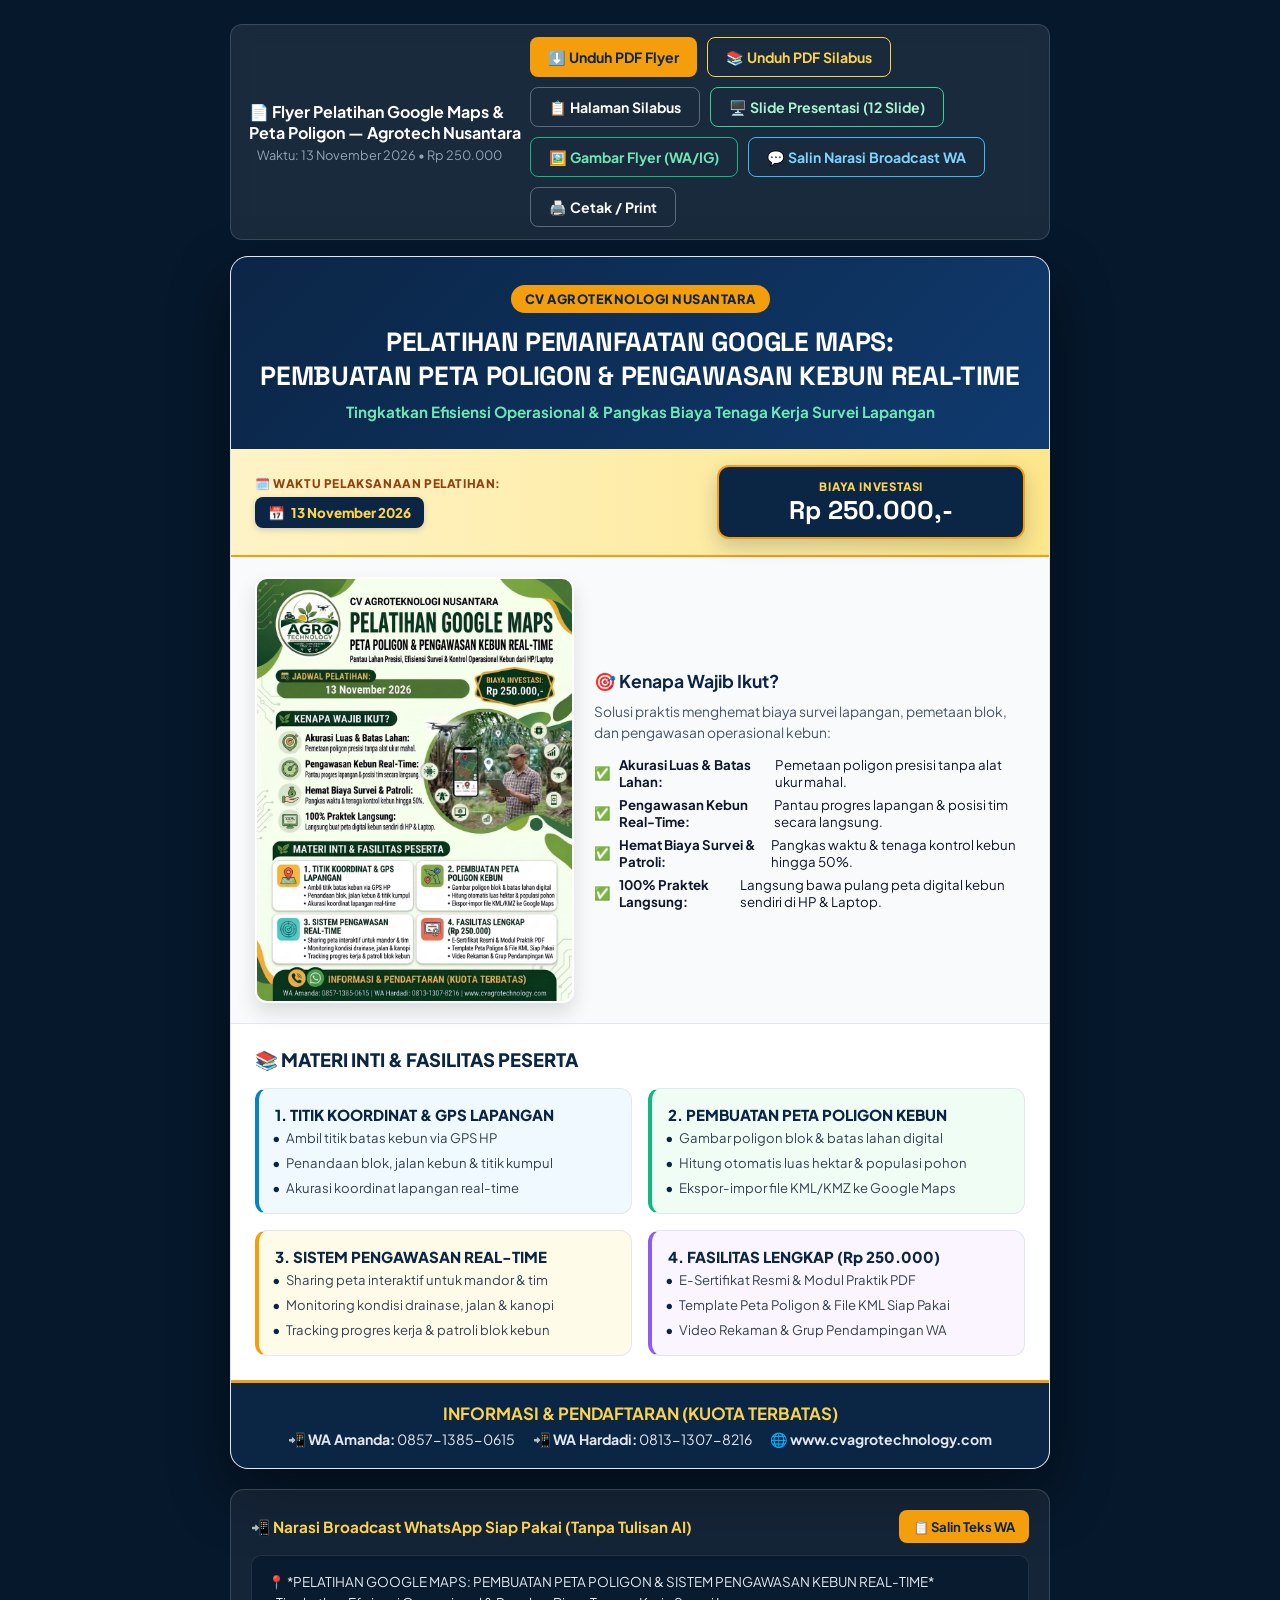
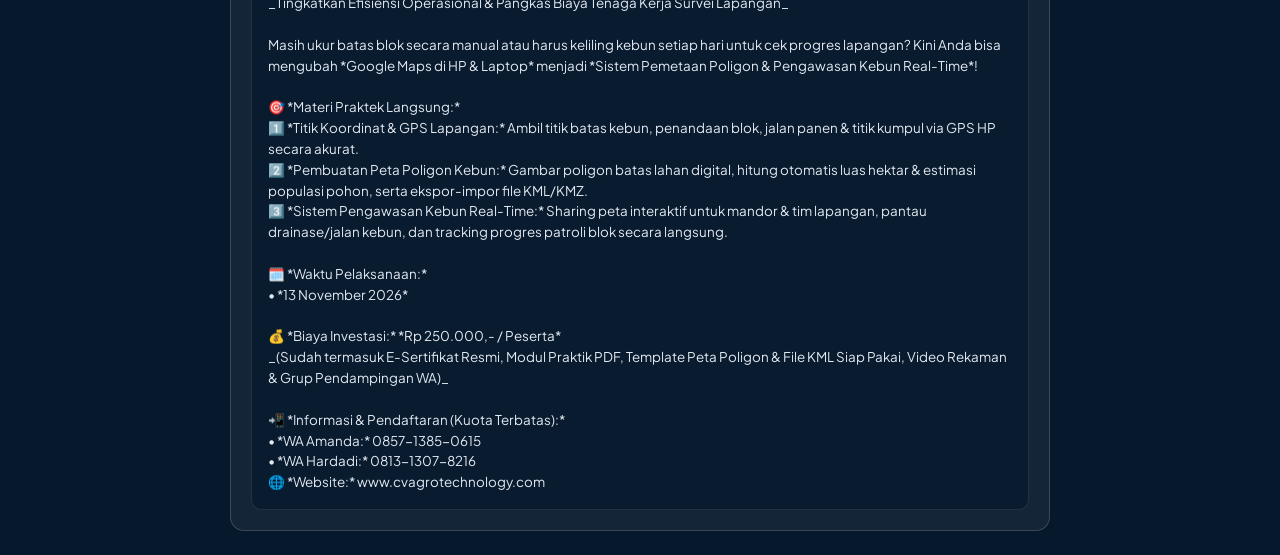
<file: flyer-pelatihan.html>
<!DOCTYPE html>
<html lang="id">
<head>
  <meta charset="UTF-8">
  <meta name="viewport" content="width=device-width, initial-scale=1.0">
  <title>Flyer Pelatihan Google Maps: Peta Poligon & Pengawasan Kebun Real-Time — CV Agroteknologi Nusantara</title>
  <link rel="preconnect" href="https://fonts.googleapis.com">
  <link rel="preconnect" href="https://fonts.gstatic.com" crossorigin>
  <link href="https://fonts.googleapis.com/css2?family=Plus+Jakarta+Sans:wght@400;500;600;700;800&family=Space+Grotesk:wght@700&display=swap" rel="stylesheet">
  <style>
    :root {
      --primary-navy: #0B2545;
      --accent-emerald: #10B981;
      --accent-gold: #F59E0B;
      --accent-sky: #0284C7;
      --bg-cream: #F8FAFC;
      --text-dark: #0F172A;
      --text-muted: #475569;
    }

    * {
      margin: 0;
      padding: 0;
      box-sizing: border-box;
      font-family: 'Plus Jakarta Sans', sans-serif;
    }

    body {
      background: #06182C;
      min-height: 100vh;
      display: flex;
      flex-direction: column;
      align-items: center;
      padding: 24px 16px;
      color: var(--text-dark);
    }

    .toolbar {
      width: 100%;
      max-width: 820px;
      display: flex;
      justify-content: space-between;
      align-items: center;
      margin-bottom: 16px;
      padding: 12px 18px;
      background: rgba(255, 255, 255, 0.08);
      backdrop-filter: blur(10px);
      border-radius: 12px;
      border: 1px solid rgba(255, 255, 255, 0.15);
      color: #FFFFFF;
    }

    .btn {
      display: inline-flex;
      align-items: center;
      gap: 8px;
      padding: 10px 18px;
      border-radius: 8px;
      font-weight: 700;
      font-size: 0.88rem;
      cursor: pointer;
      text-decoration: none;
      transition: all 0.2s ease;
      border: none;
    }

    .btn-gold {
      background: var(--accent-gold);
      color: #0B2545;
    }
    .btn-gold:hover {
      background: #D97706;
      transform: translateY(-1px);
    }

    .btn-outline {
      background: transparent;
      color: #FFFFFF;
      border: 1px solid rgba(255, 255, 255, 0.3);
    }
    .btn-outline:hover {
      background: rgba(255, 255, 255, 0.1);
    }

    /* A4 FLYER SHEET */
    .flyer-container {
      width: 100%;
      max-width: 820px;
      background: #FFFFFF;
      border-radius: 18px;
      box-shadow: 0 25px 60px rgba(0, 0, 0, 0.45);
      overflow: hidden;
      border: 1px solid #E2E8F0;
    }

    /* HEADER */
    .flyer-header {
      background: linear-gradient(135deg, #0B2545 0%, #0F3A6E 100%);
      color: #FFFFFF;
      padding: 28px 24px;
      text-align: center;
      position: relative;
    }

    .ribbon-tag {
      display: inline-block;
      background: var(--accent-gold);
      color: #0B2545;
      font-weight: 800;
      font-size: 0.8rem;
      padding: 6px 14px;
      border-radius: 20px;
      margin-bottom: 12px;
      text-transform: uppercase;
      letter-spacing: 0.5px;
    }

    .flyer-header h1 {
      font-family: 'Space Grotesk', sans-serif;
      font-size: 1.65rem;
      line-height: 1.3;
      margin-bottom: 8px;
      letter-spacing: -0.3px;
    }

    .flyer-header .organizer {
      font-size: 0.85rem;
      color: #CBD5E1;
      font-weight: 500;
    }

    /* SCHEDULE & PRICE BANNER */
    .schedule-price-bar {
      display: grid;
      grid-template-columns: 1.45fr 1fr;
      gap: 16px;
      background: linear-gradient(90deg, #FEF3C7 0%, #FDE68A 100%);
      border-bottom: 2px solid #F59E0B;
      padding: 16px 24px;
      align-items: center;
    }

    .schedule-box {
      display: flex;
      flex-direction: column;
      gap: 6px;
    }

    .schedule-label {
      font-size: 0.74rem;
      font-weight: 800;
      text-transform: uppercase;
      letter-spacing: 0.6px;
      color: #92400E;
      display: flex;
      align-items: center;
      gap: 6px;
    }

    .schedule-dates {
      display: flex;
      flex-wrap: wrap;
      gap: 8px;
    }

    .date-pill {
      background: #0B2545;
      color: #FFFFFF;
      padding: 7px 13px;
      border-radius: 8px;
      font-size: 0.84rem;
      font-weight: 700;
      display: inline-flex;
      align-items: center;
      gap: 6px;
      box-shadow: 0 2px 6px rgba(11, 37, 69, 0.18);
    }

    .date-pill span.highlight {
      color: #FCD34D;
      font-weight: 800;
    }

    .price-box {
      background: #0B2545;
      color: #FFFFFF;
      padding: 12px 18px;
      border-radius: 12px;
      text-align: center;
      border: 2px solid #F59E0B;
      box-shadow: 0 8px 20px rgba(11, 37, 69, 0.2);
    }

    .price-box .price-title {
      font-size: 0.72rem;
      text-transform: uppercase;
      letter-spacing: 0.8px;
      color: #FCD34D;
      font-weight: 800;
      display: block;
      margin-bottom: 2px;
    }

    .price-box .price-amount {
      font-family: 'Space Grotesk', sans-serif;
      font-size: 1.6rem;
      font-weight: 800;
      color: #FFFFFF;
      line-height: 1.15;
    }

    .price-box .price-sub {
      font-size: 0.7rem;
      color: #CBD5E1;
      display: block;
      margin-top: 2px;
    }

    /* HERO SECTION */
    .hero-section {
      display: grid;
      grid-template-columns: 1fr 1.35fr;
      gap: 20px;
      padding: 20px 24px;
      background: #F8FAFC;
      border-bottom: 1px solid #E2E8F0;
      align-items: center;
    }

    .hero-img-box {
      border-radius: 12px;
      overflow: hidden;
      box-shadow: 0 10px 20px rgba(0, 0, 0, 0.12);
      border: 2px solid #FFFFFF;
    }

    .hero-img-box img {
      width: 100%;
      height: 100%;
      object-fit: cover;
      display: block;
    }

    .hero-desc h3 {
      font-size: 1.1rem;
      color: var(--primary-navy);
      margin-bottom: 10px;
    }

    .hero-desc p {
      font-size: 0.86rem;
      color: var(--text-muted);
      line-height: 1.5;
      margin-bottom: 12px;
    }

    .hero-points {
      list-style: none;
      display: flex;
      flex-direction: column;
      gap: 6px;
    }

    .hero-points li {
      font-size: 0.83rem;
      color: #0F172A;
      display: flex;
      align-items: center;
      gap: 8px;
    }

    /* MODULES GRID */
    .modules-section {
      padding: 24px;
    }

    .section-title {
      font-size: 1.15rem;
      font-weight: 800;
      color: var(--primary-navy);
      margin-bottom: 16px;
      display: flex;
      align-items: center;
      gap: 8px;
    }

    .modules-grid {
      display: grid;
      grid-template-columns: 1fr 1fr;
      gap: 16px;
    }

    .card {
      background: #FFFFFF;
      border-radius: 12px;
      padding: 16px;
      border: 1px solid #E2E8F0;
      transition: transform 0.2s;
    }

    .card-modul-1 {
      border-left: 4px solid var(--accent-sky);
      background: #F0F9FF;
    }

    .card-modul-2 {
      border-left: 4px solid var(--accent-emerald);
      background: #F0FDF4;
    }

    .card-modul-3 {
      border-left: 4px solid var(--accent-gold);
      background: #FEFCE8;
      grid-column: span 1;
    }

    .card-fasilitas {
      border-left: 4px solid #8B5CF6;
      background: #FAF5FF;
      grid-column: span 1;
    }

    .card h4 {
      font-size: 0.94rem;
      color: var(--primary-navy);
      margin-bottom: 4px;
      font-weight: 800;
    }

    .card .subtag {
      font-size: 0.75rem;
      color: #64748B;
      font-style: italic;
      margin-bottom: 10px;
      display: block;
    }

    .card ul {
      list-style: none;
      display: flex;
      flex-direction: column;
      gap: 6px;
      font-size: 0.82rem;
      color: #334155;
      line-height: 1.45;
    }

    .card ul li::before {
      content: "•";
      color: var(--primary-navy);
      font-weight: bold;
      display: inline-block;
      width: 1em;
      margin-left: -0.2em;
    }

    /* FOOTER */
    .flyer-footer {
      background: var(--primary-navy);
      color: #FFFFFF;
      padding: 20px 24px;
      text-align: center;
      border-top: 3px solid var(--accent-gold);
    }

    .flyer-footer h3 {
      font-size: 1.05rem;
      color: #FCD34D;
      margin-bottom: 6px;
    }

    .flyer-footer .contact-info {
      font-size: 0.88rem;
      color: #E2E8F0;
      display: flex;
      justify-content: center;
      flex-wrap: wrap;
      gap: 18px;
      margin-top: 6px;
    }

    .flyer-footer .note {
      font-size: 0.74rem;
      color: #94A3B8;
      margin-top: 8px;
    }

    /* PRINT STYLES */
    @media print {
      body {
        background: transparent;
        padding: 0;
      }
      .toolbar, .wa-copy-box {
        display: none !important;
      }
      .flyer-container {
        max-width: 100%;
        box-shadow: none;
        border: none;
        border-radius: 0;
      }
    }

    @media (max-width: 640px) {
      .schedule-price-bar {
        grid-template-columns: 1fr;
      }
      .hero-section {
        grid-template-columns: 1fr;
      }
      .modules-grid {
        grid-template-columns: 1fr;
      }
      .card-modul-3, .card-fasilitas {
        grid-column: span 1;
      }
    }
  </style>
</head>
<body>

  <!-- ACTION TOOLBAR -->
  <div class="toolbar">
    <div>
      <strong>📄 Flyer Pelatihan Google Maps & Peta Poligon — Agrotech Nusantara</strong>
      <span style="font-size:0.8rem; color:#94A3B8; margin-left:8px;">Waktu: 13 November 2026 • Rp 250.000</span>
    </div>
    <div style="display:flex; gap:10px; flex-wrap:wrap;">
      <a href="Flyer_Pelatihan_GoogleMaps_Poligon_RealTime.pdf" download class="btn btn-gold">
        ⬇️ Unduh PDF Flyer
      </a>
      <a href="Silabus_Pelatihan_GoogleMaps_Poligon_Agrotech.pdf" download class="btn btn-outline" style="border-color:#FCD34D; color:#FCD34D;">
        📚 Unduh PDF Silabus
      </a>
      <a href="/silabus-googlemaps-13nov" class="btn btn-outline">
        📋 Halaman Silabus
      </a>
      <a href="/slide-pemateri-googlemaps-13nov" class="btn btn-outline" style="border-color:#34D399; color:#A7F3D0;">
        🖥️ Slide Presentasi (12 Slide)
      </a>
      <a href="assets/flyer_pelatihan_google_maps_poligon.jpg" download class="btn btn-outline" style="border-color:#10B981; color:#6EE7B7;">
        🖼️ Gambar Flyer (WA/IG)
      </a>
      <button onclick="copyWaText()" class="btn btn-outline" style="border-color:#38BDF8; color:#7DD3FC;">
        💬 Salin Narasi Broadcast WA
      </button>
      <button onclick="window.print()" class="btn btn-outline">
        🖨️ Cetak / Print
      </button>
    </div>
  </div>

  <!-- A4 FLYER SHEET -->
  <div class="flyer-container">
    <!-- HEADER -->
    <div class="flyer-header">
      <div class="ribbon-tag">CV AGROTEKNOLOGI NUSANTARA</div>
      <h1>PELATIHAN PEMANFAATAN GOOGLE MAPS:<br/>PEMBUATAN PETA POLIGON & PENGAWASAN KEBUN REAL-TIME</h1>
      <div class="organizer" style="color:#6EE7B7; font-weight:700; font-size:0.95rem;">Tingkatkan Efisiensi Operasional & Pangkas Biaya Tenaga Kerja Survei Lapangan</div>
    </div>

    <!-- SCHEDULE & PRICE BANNER -->
    <div class="schedule-price-bar">
      <div class="schedule-box">
        <div class="schedule-label">🗓️ WAKTU PELAKSANAAN PELATIHAN:</div>
        <div class="schedule-dates">
          <div class="date-pill">
            📅 <span class="highlight">13 November 2026</span>
          </div>
        </div>
      </div>
      <div class="price-box">
        <span class="price-title">BIAYA INVESTASI</span>
        <div class="price-amount">Rp 250.000,-</div>
      </div>
    </div>

    <!-- HERO SECTION -->
    <div class="hero-section">
      <div class="hero-img-box">
        <img src="assets/flyer_pelatihan_google_maps_poligon.jpg" alt="Flyer Pelatihan Google Maps Peta Poligon & Pengawasan Kebun">
      </div>
      <div class="hero-desc">
        <h3>🎯 Kenapa Wajib Ikut?</h3>
        <p>Solusi praktis menghemat biaya survei lapangan, pemetaan blok, dan pengawasan operasional kebun:</p>
        <ul class="hero-points">
          <li>✅ <b>Akurasi Luas & Batas Lahan:</b> Pemetaan poligon presisi tanpa alat ukur mahal.</li>
          <li>✅ <b>Pengawasan Kebun Real-Time:</b> Pantau progres lapangan & posisi tim secara langsung.</li>
          <li>✅ <b>Hemat Biaya Survei & Patroli:</b> Pangkas waktu & tenaga kontrol kebun hingga 50%.</li>
          <li>✅ <b>100% Praktek Langsung:</b> Langsung bawa pulang peta digital kebun sendiri di HP & Laptop.</li>
        </ul>
      </div>
    </div>

    <!-- 3 MAIN MODULES -->
    <div class="modules-section">
      <div class="section-title">
        📚 MATERI INTI & FASILITAS PESERTA
      </div>

      <div class="modules-grid">
        <!-- MODUL 1 -->
        <div class="card card-modul-1">
          <h4>1. TITIK KOORDINAT & GPS LAPANGAN</h4>
          <ul>
            <li>Ambil titik batas kebun via GPS HP</li>
            <li>Penandaan blok, jalan kebun & titik kumpul</li>
            <li>Akurasi koordinat lapangan real-time</li>
          </ul>
        </div>

        <!-- MODUL 2 -->
        <div class="card card-modul-2">
          <h4>2. PEMBUATAN PETA POLIGON KEBUN</h4>
          <ul>
            <li>Gambar poligon blok & batas lahan digital</li>
            <li>Hitung otomatis luas hektar & populasi pohon</li>
            <li>Ekspor-impor file KML/KMZ ke Google Maps</li>
          </ul>
        </div>

        <!-- MODUL 3 -->
        <div class="card card-modul-3">
          <h4>3. SISTEM PENGAWASAN REAL-TIME</h4>
          <ul>
            <li>Sharing peta interaktif untuk mandor & tim</li>
            <li>Monitoring kondisi drainase, jalan & kanopi</li>
            <li>Tracking progres kerja & patroli blok kebun</li>
          </ul>
        </div>

        <!-- FASILITAS -->
        <div class="card card-fasilitas">
          <h4>4. FASILITAS LENGKAP (Rp 250.000)</h4>
          <ul>
            <li>E-Sertifikat Resmi & Modul Praktik PDF</li>
            <li>Template Peta Poligon & File KML Siap Pakai</li>
            <li>Video Rekaman & Grup Pendampingan WA</li>
          </ul>
        </div>
      </div>
    </div>

    <!-- FOOTER -->
    <div class="flyer-footer">
      <h3>INFORMASI & PENDAFTARAN (KUOTA TERBATAS)</h3>
      <div class="contact-info">
        <span>📲 <b>WA Amanda:</b> 0857-1385-0615</span>
        <span>📲 <b>WA Hardadi:</b> 0813-1307-8216</span>
        <span>🌐 <b>www.cvagrotechnology.com</b></span>
      </div>
    </div>
  </div>

  <!-- WHATSAPP BROADCAST READY-TO-COPY PANEL -->
  <div class="wa-copy-box" style="width:100%; max-width:820px; margin-top:20px; background:rgba(255,255,255,0.06); border:1px solid rgba(255,255,255,0.16); border-radius:14px; padding:20px; color:#F8FAFC;">
    <div style="display:flex; justify-content:space-between; align-items:center; margin-bottom:12px; flex-wrap:wrap; gap:10px;">
      <strong style="color:#FCD34D; font-size:0.95rem;">📲 Narasi Broadcast WhatsApp Siap Pakai (Tanpa Tulisan AI)</strong>
      <button onclick="copyWaText()" id="btnCopyWa" class="btn btn-gold" style="padding:8px 14px; font-size:0.82rem;">📋 Salin Teks WA</button>
    </div>
    <pre id="waTextContent" style="white-space:pre-wrap; font-family:'Plus Jakarta Sans', sans-serif; font-size:0.84rem; line-height:1.55; background:rgba(6,24,44,0.75); padding:16px; border-radius:10px; border:1px solid rgba(255,255,255,0.1); color:#E2E8F0;">📍 *PELATIHAN GOOGLE MAPS: PEMBUATAN PETA POLIGON & SISTEM PENGAWASAN KEBUN REAL-TIME*
_Tingkatkan Efisiensi Operasional & Pangkas Biaya Tenaga Kerja Survei Lapangan_

Masih ukur batas blok secara manual atau harus keliling kebun setiap hari untuk cek progres lapangan? Kini Anda bisa mengubah *Google Maps di HP & Laptop* menjadi *Sistem Pemetaan Poligon & Pengawasan Kebun Real-Time*!

🎯 *Materi Praktek Langsung:*
1️⃣ *Titik Koordinat & GPS Lapangan:* Ambil titik batas kebun, penandaan blok, jalan panen & titik kumpul via GPS HP secara akurat.
2️⃣ *Pembuatan Peta Poligon Kebun:* Gambar poligon batas lahan digital, hitung otomatis luas hektar & estimasi populasi pohon, serta ekspor-impor file KML/KMZ.
3️⃣ *Sistem Pengawasan Kebun Real-Time:* Sharing peta interaktif untuk mandor & tim lapangan, pantau drainase/jalan kebun, dan tracking progres patroli blok secara langsung.

🗓️ *Waktu Pelaksanaan:*
• *13 November 2026*

💰 *Biaya Investasi:* *Rp 250.000,- / Peserta*
_(Sudah termasuk E-Sertifikat Resmi, Modul Praktik PDF, Template Peta Poligon & File KML Siap Pakai, Video Rekaman & Grup Pendampingan WA)_

📲 *Informasi & Pendaftaran (Kuota Terbatas):*
• *WA Amanda:* 0857-1385-0615
• *WA Hardadi:* 0813-1307-8216
🌐 *Website:* www.cvagrotechnology.com</pre>
  </div>

  <script>
    function copyWaText() {
      const text = document.getElementById('waTextContent').innerText;
      navigator.clipboard.writeText(text).then(() => {
        const btn = document.getElementById('btnCopyWa');
        if (btn) {
          const orig = btn.innerText;
          btn.innerText = '✅ Berhasil Disalin!';
          setTimeout(() => { btn.innerText = orig; }, 2000);
        }
      });
    }
  </script>
</body>
</html>
</file>
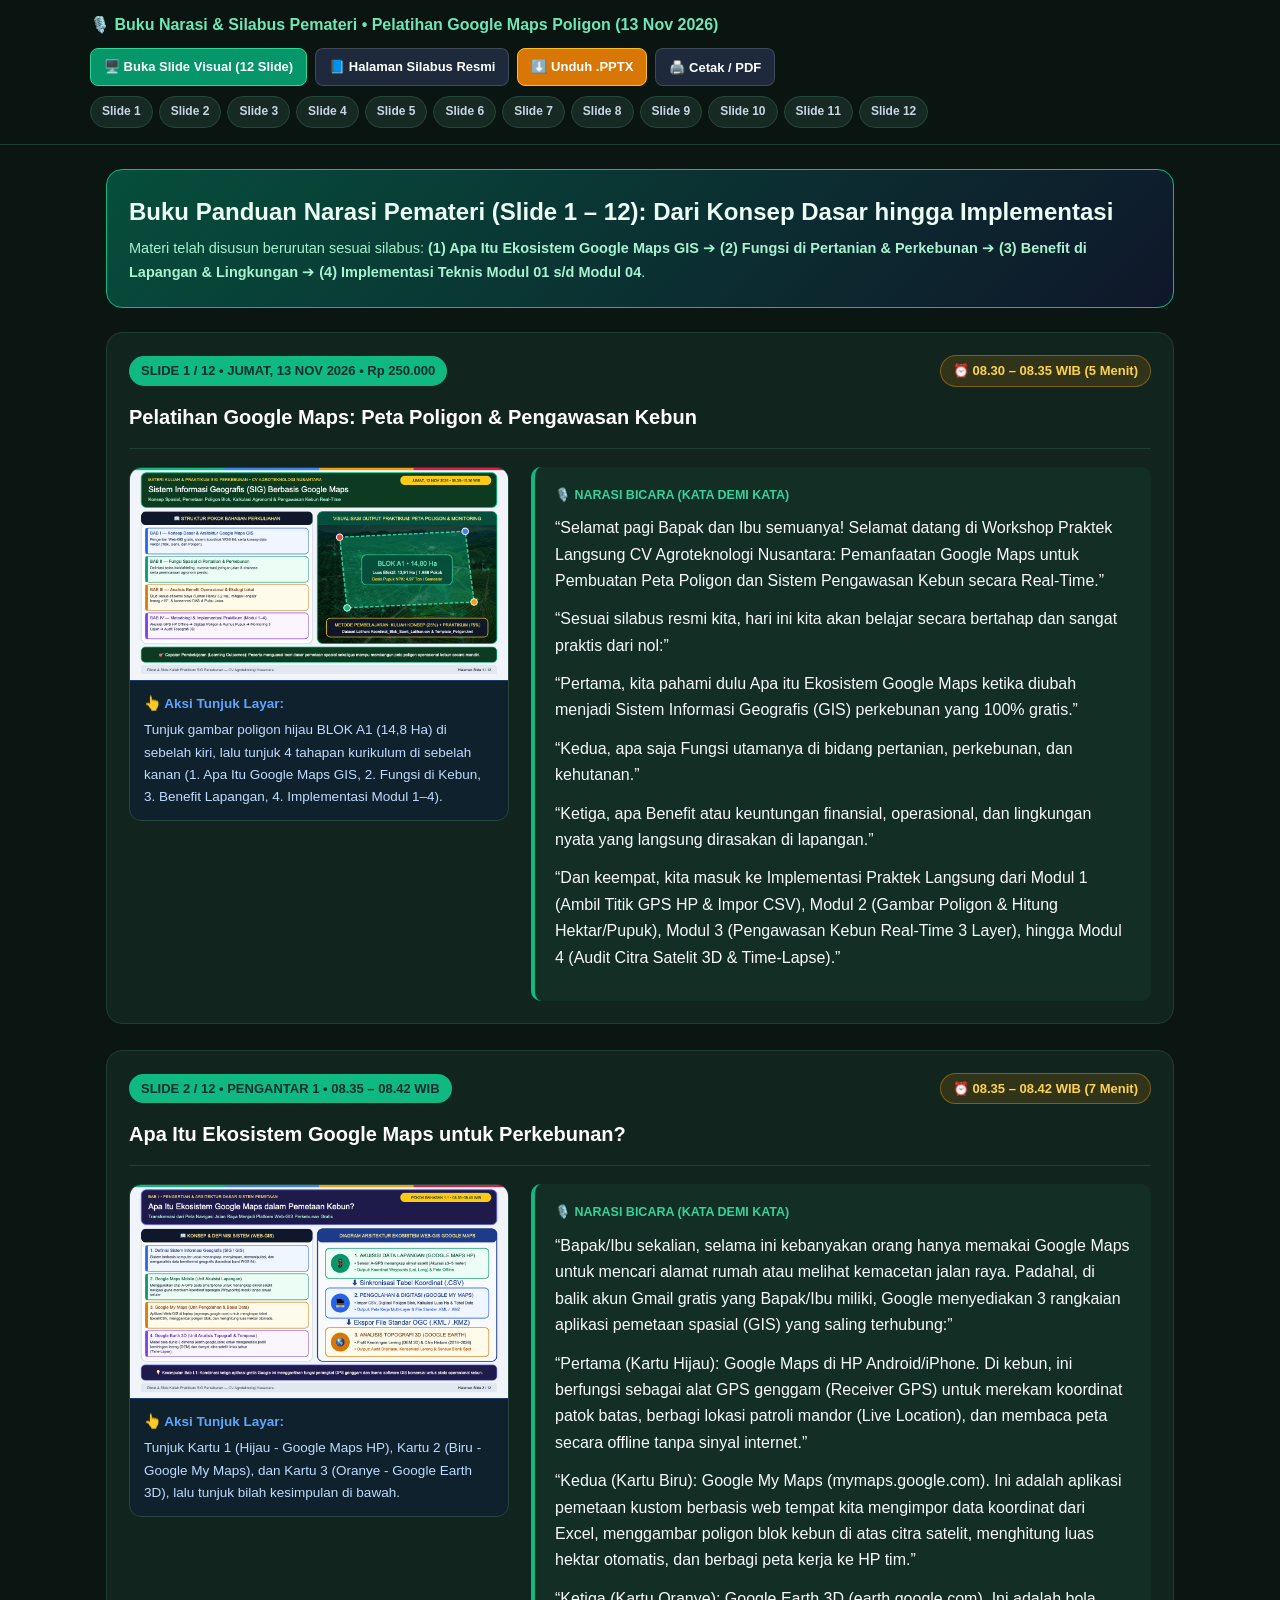
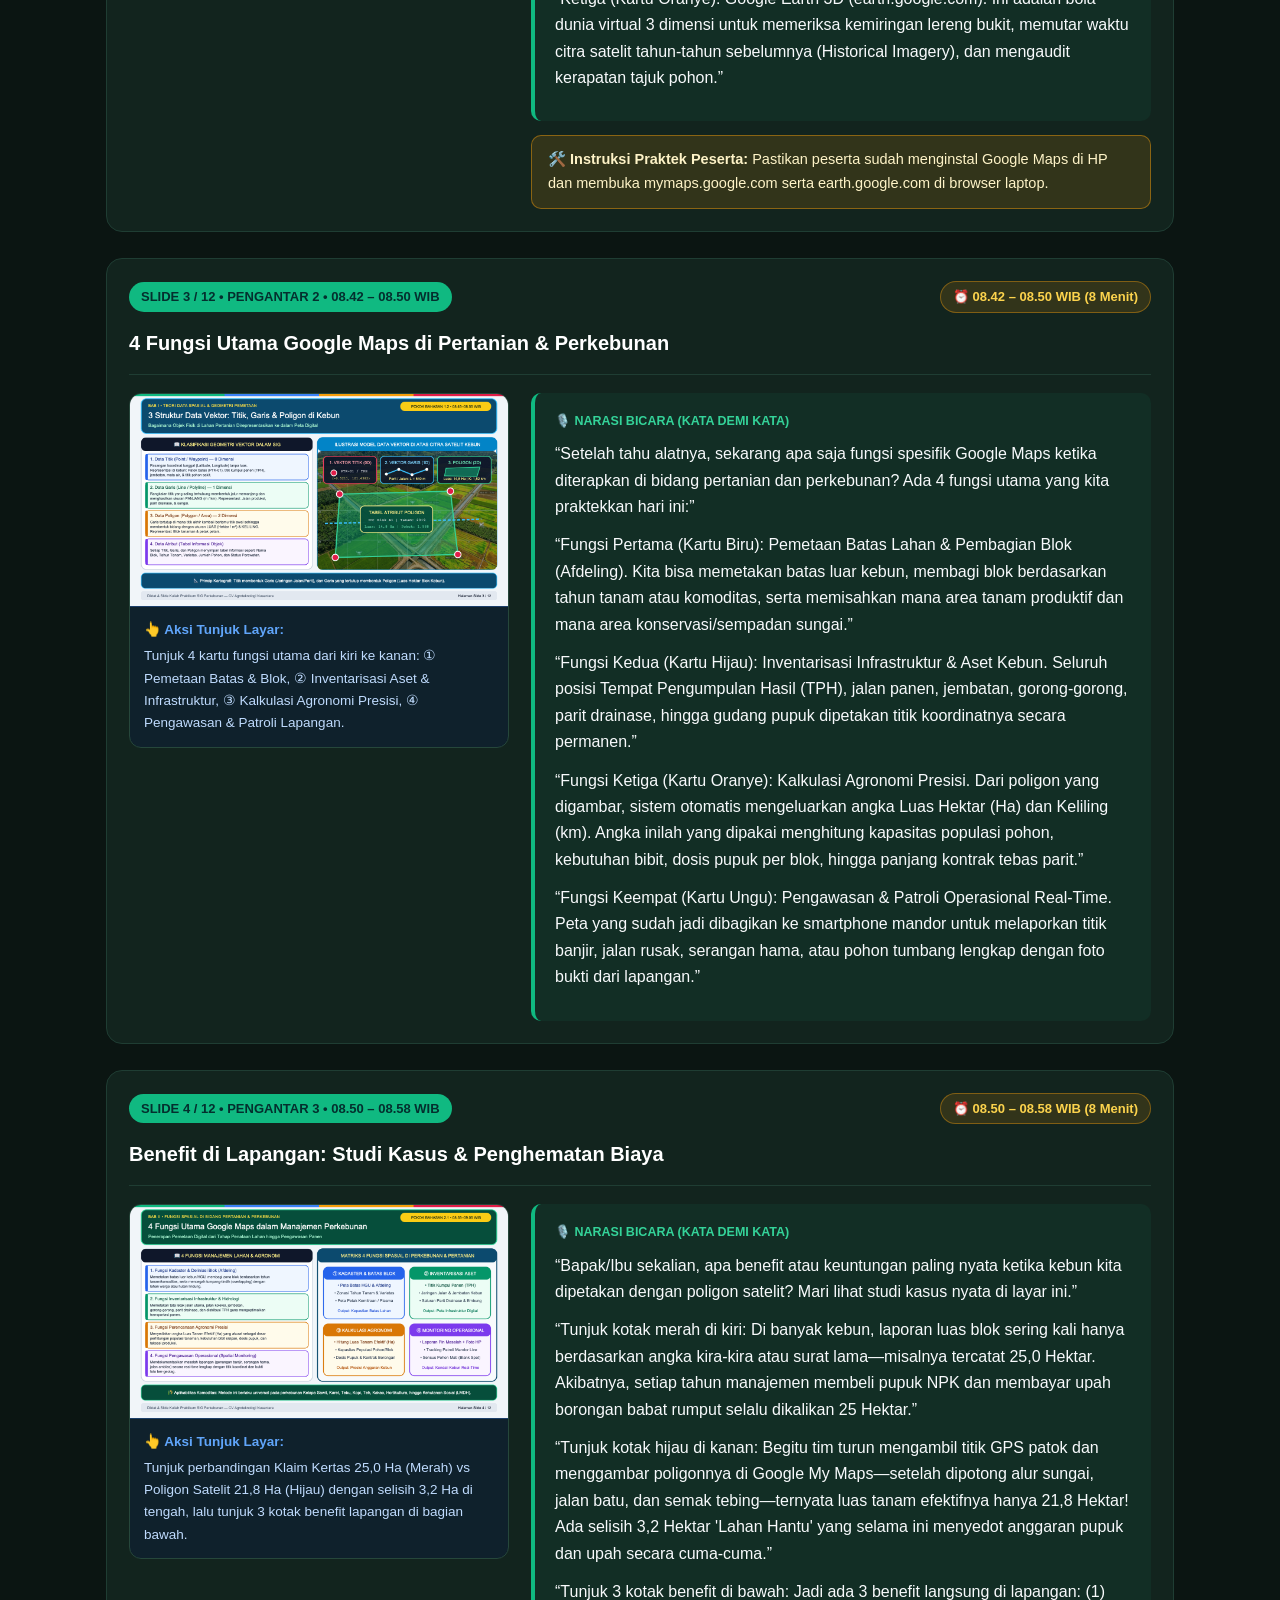
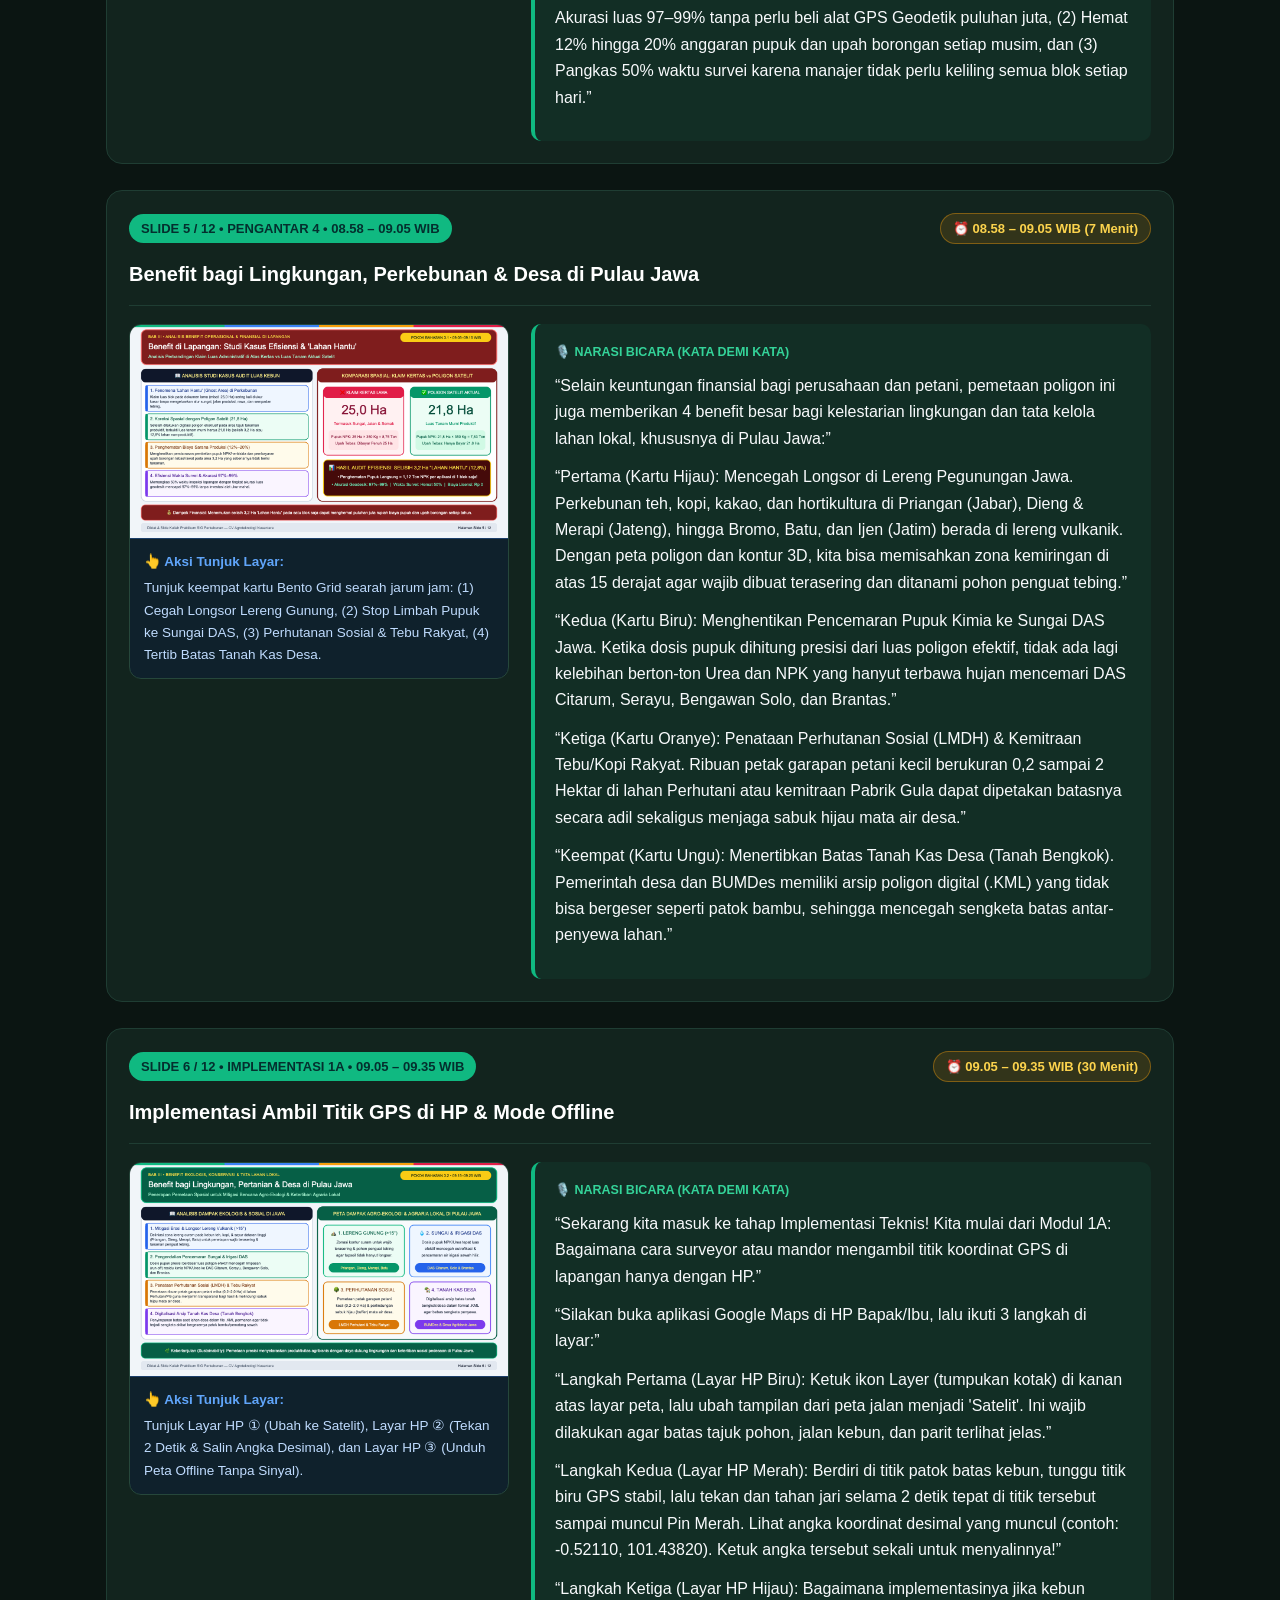
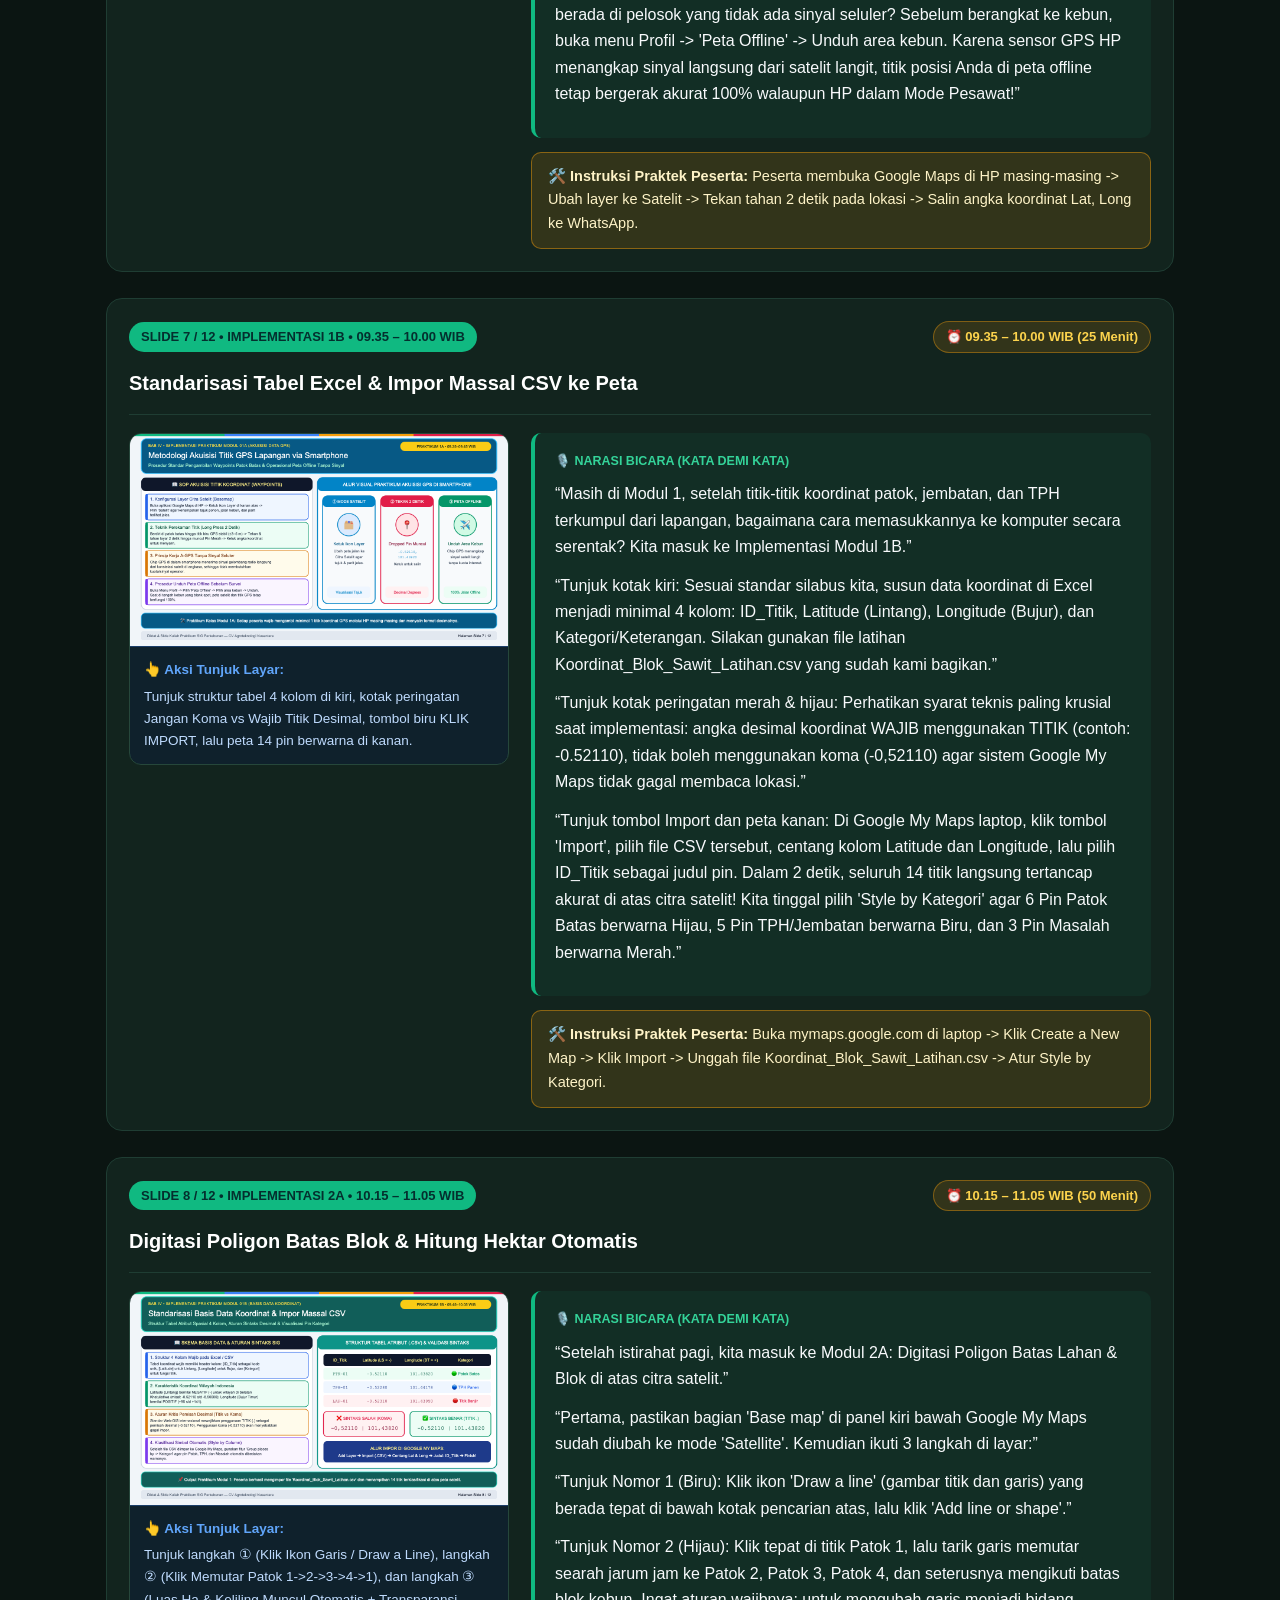
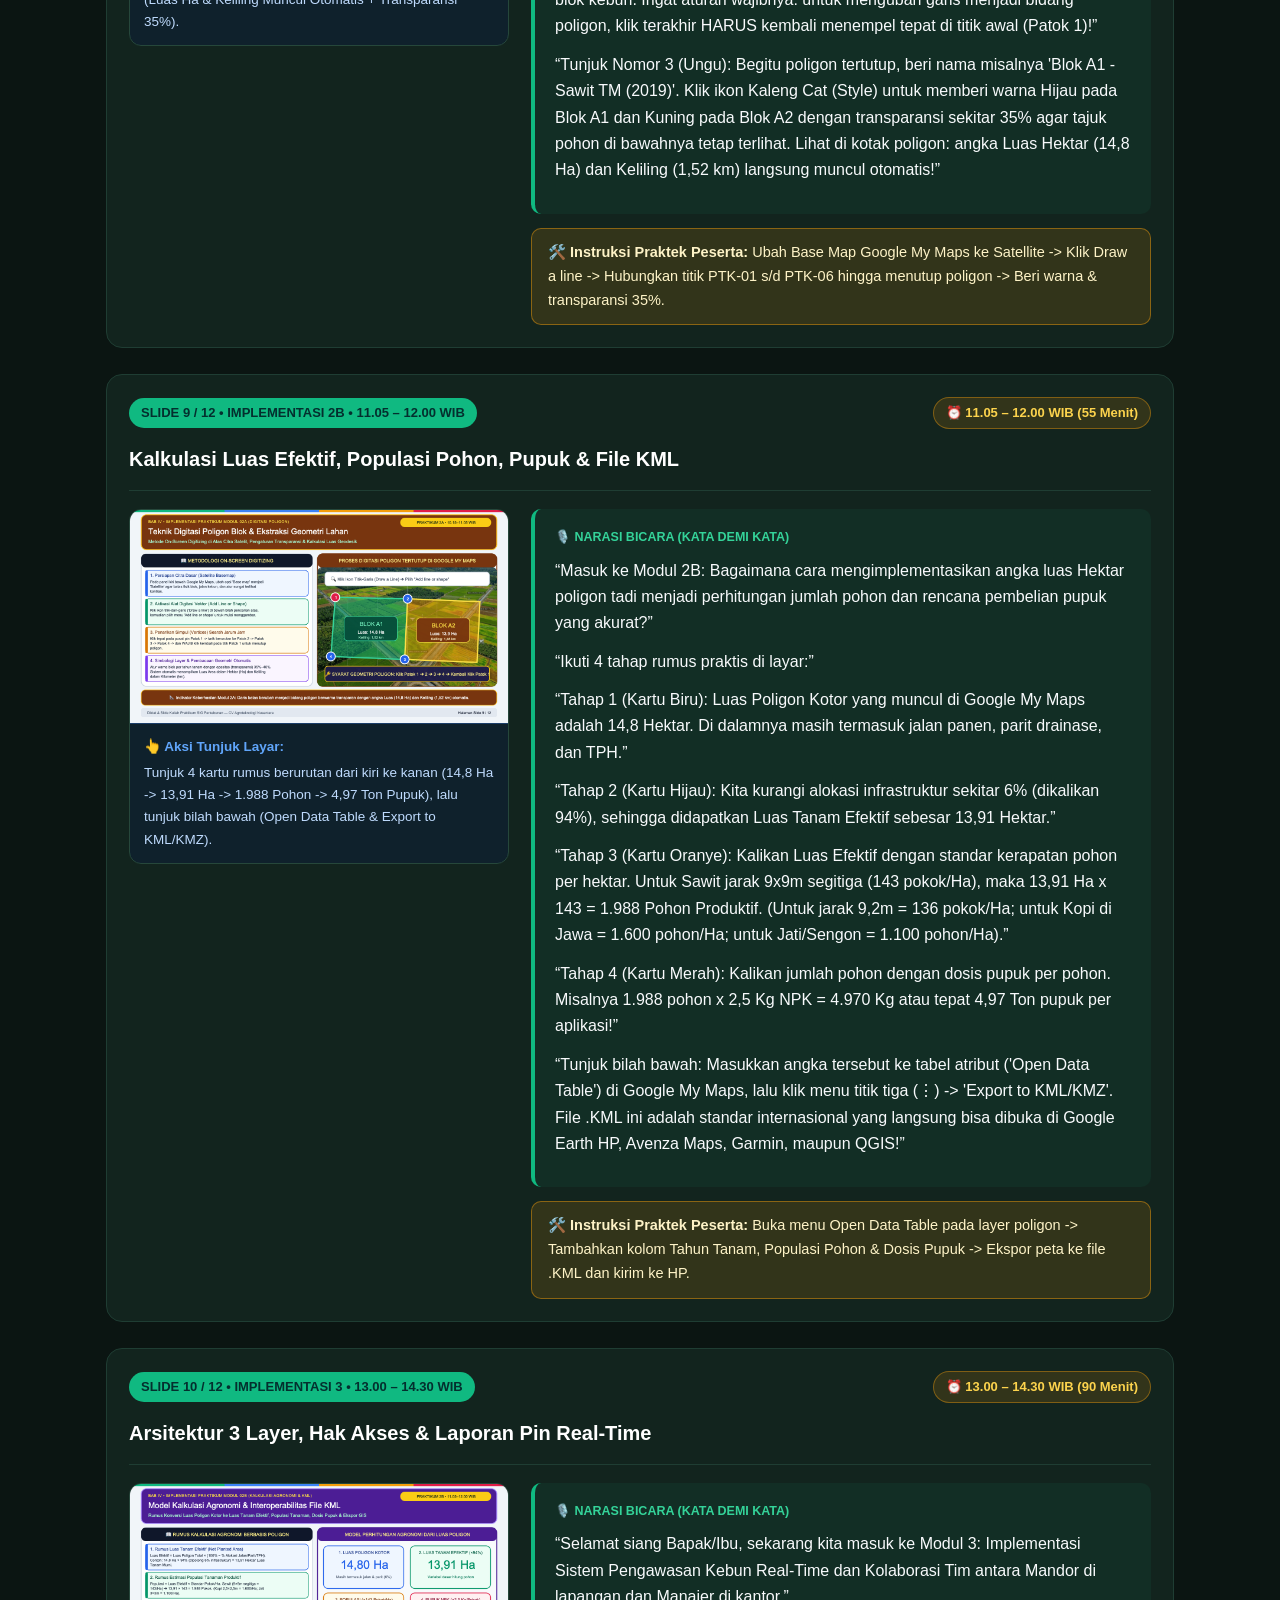
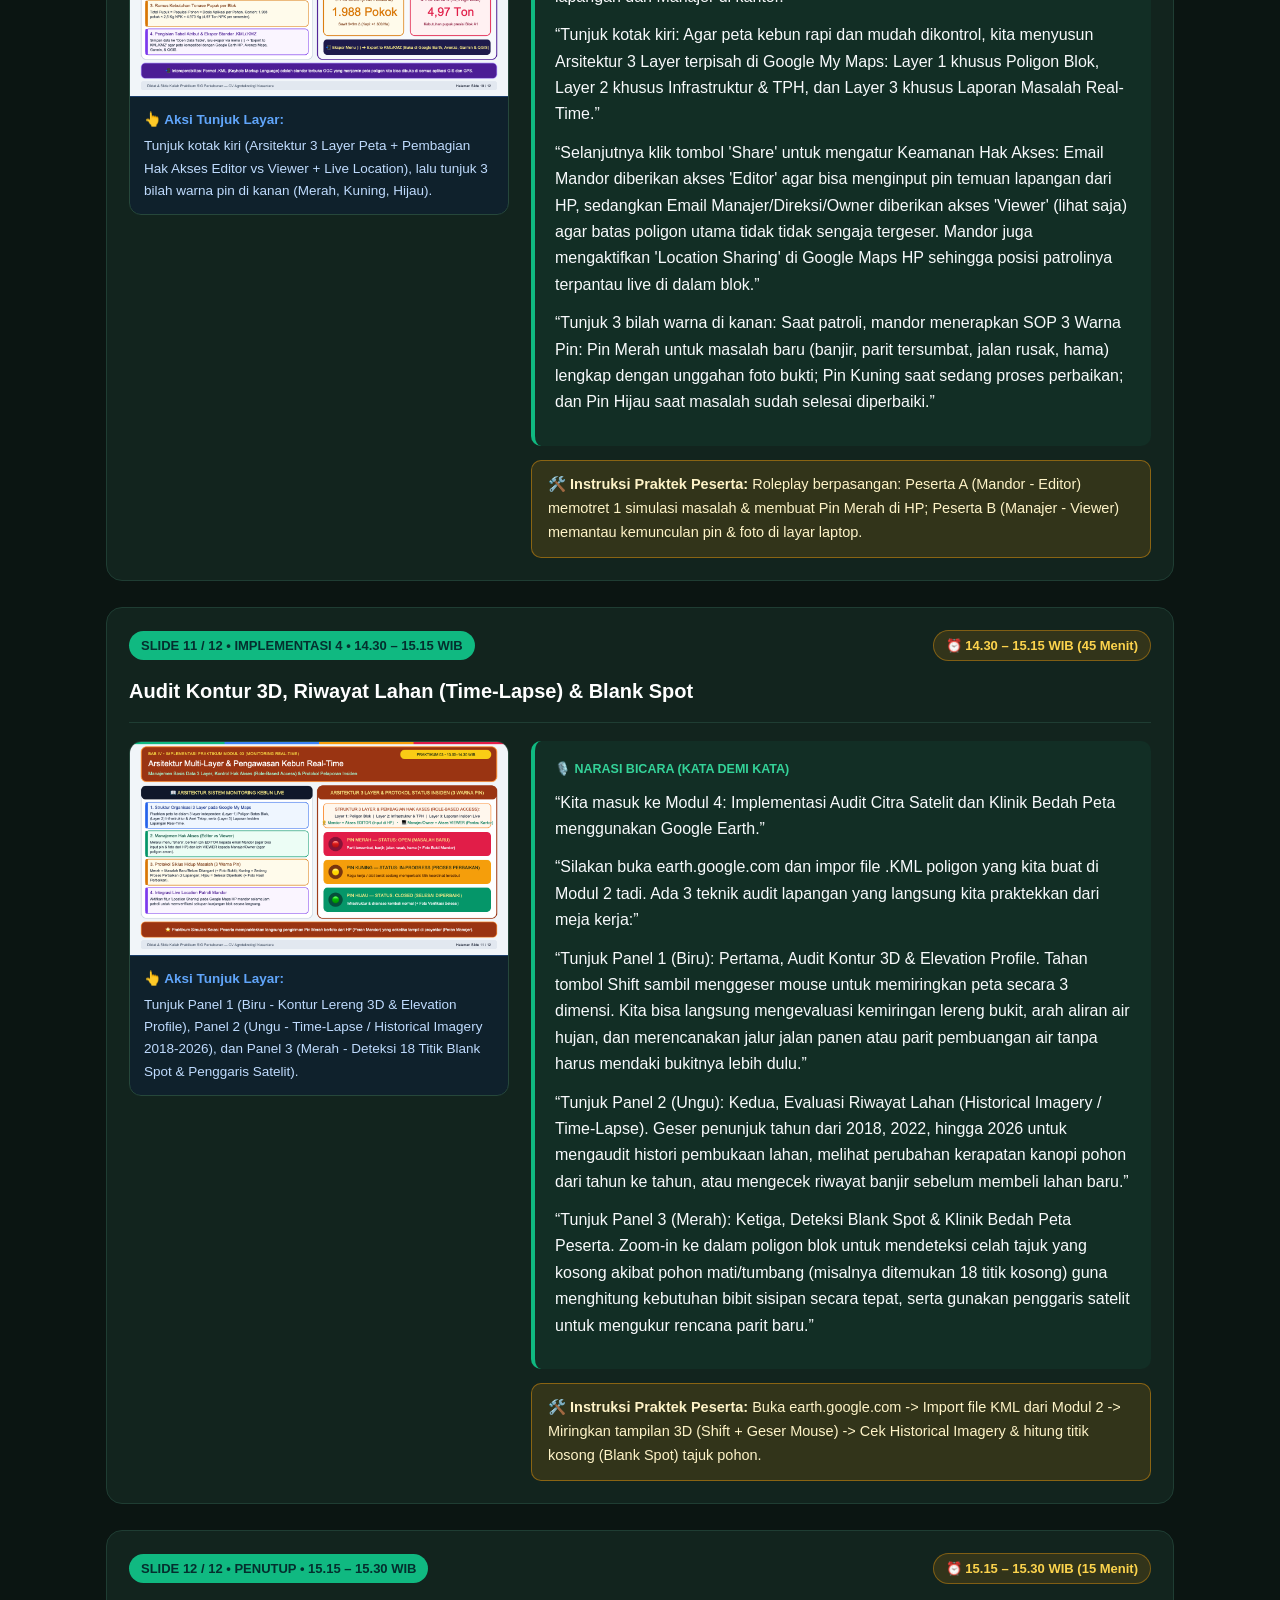
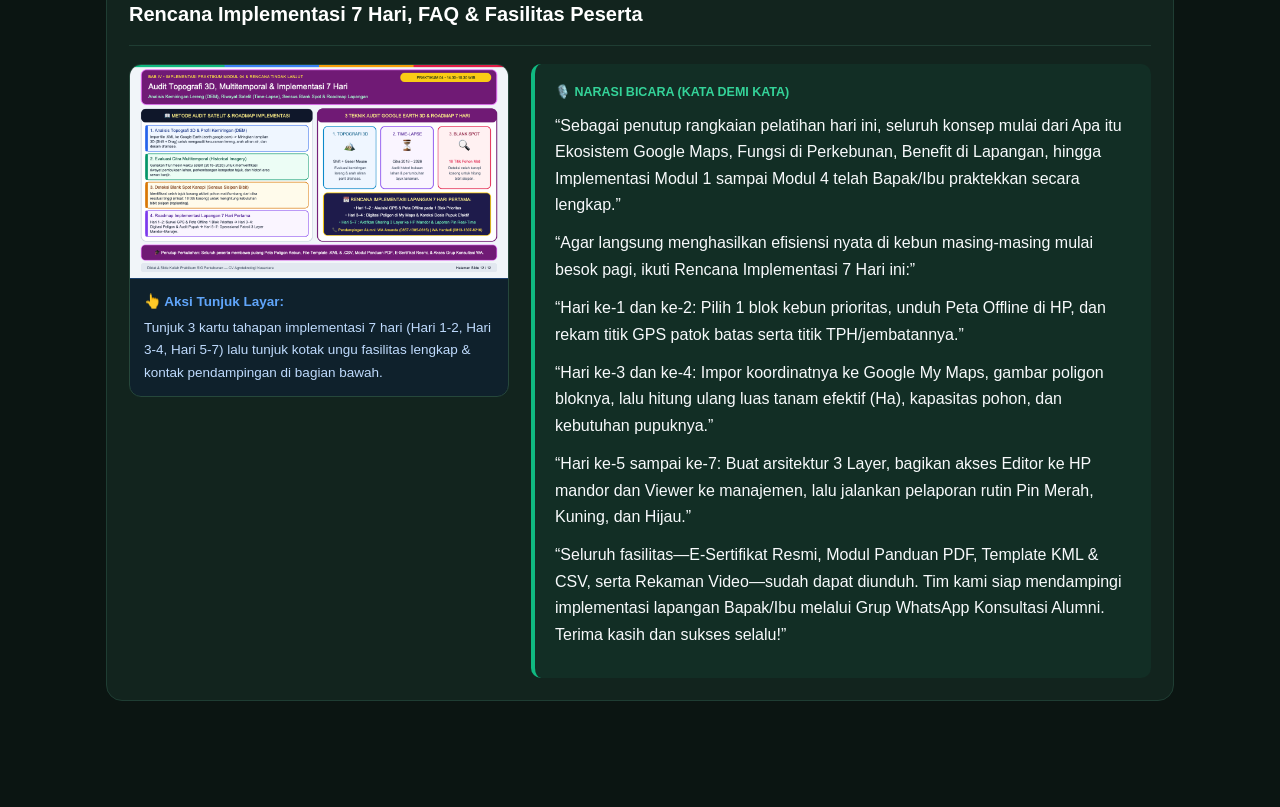
<file: naskah-narasi-pemateri-13nov.html>
<!DOCTYPE html>
<html lang="id">
<head>
  <meta charset="UTF-8" />
  <meta name="viewport" content="width=device-width, initial-scale=1.0" />
  <title>Buku Narasi &amp; Silabus Pemateri (Slide 1–12) — Pelatihan Google Maps Poligon (13 Nov 2026)</title>
  <style>
    :root {
      --bg: #0b1512;
      --card: #12241e;
      --card-border: #1f3d33;
      --accent: #10b981;
      --gold: #f59e0b;
      --gold-soft: rgba(245, 158, 11, 0.14);
      --text: #f1f5f9;
    }
    * { box-sizing: border-box; margin: 0; padding: 0; }
    body {
      font-family: -apple-system, BlinkMacSystemFont, "Segoe UI", Roboto, sans-serif;
      background: var(--bg);
      color: var(--text);
      line-height: 1.65;
      padding-bottom: 80px;
    }
    header {
      position: sticky;
      top: 0;
      z-index: 50;
      background: rgba(11, 21, 18, 0.95);
      backdrop-filter: blur(12px);
      border-bottom: 1px solid var(--card-border);
      padding: 12px 20px;
    }
    .header-top {
      max-width: 1100px;
      margin: 0 auto;
      display: flex;
      flex-wrap: wrap;
      align-items: center;
      justify-content: space-between;
      gap: 10px;
    }
    .brand { font-weight: 800; font-size: 16px; color: #6ee7b7; }
    .header-actions { display: flex; flex-wrap: wrap; gap: 8px; }
    .btn {
      text-decoration: none;
      font-size: 13px;
      font-weight: 700;
      padding: 7px 13px;
      border-radius: 8px;
      border: 1px solid rgba(255,255,255,0.15);
      color: #fff;
      background: #1e293b;
      cursor: pointer;
    }
    .btn-primary { background: #059669; border-color: #34d399; }
    .btn-gold { background: #d97706; border-color: #fbbf24; }
    .nav-pills {
      max-width: 1100px;
      margin: 10px auto 0;
      display: flex;
      gap: 6px;
      overflow-x: auto;
      padding-bottom: 4px;
    }
    .nav-pills a {
      text-decoration: none;
      color: #cbd5e1;
      background: #162a23;
      border: 1px solid #26473b;
      padding: 5px 11px;
      border-radius: 999px;
      font-size: 12px;
      font-weight: 700;
      white-space: nowrap;
    }
    .container { max-width: 1100px; margin: 24px auto; padding: 0 16px; }
    .hero-banner {
      background: linear-gradient(135deg, #064e3b, #0f172a);
      border: 1px solid #10b981;
      border-radius: 16px;
      padding: 22px;
      margin-bottom: 24px;
    }
    .hero-banner h1 { font-size: 24px; margin-bottom: 6px; color: #ecfdf5; }
    .hero-banner p { color: #a7f3d0; font-size: 14.5px; }
    .slide-card {
      background: var(--card);
      border: 1px solid var(--card-border);
      border-radius: 16px;
      padding: 22px;
      margin-bottom: 26px;
      scroll-margin-top: 120px;
    }
    .slide-header {
      display: flex;
      flex-wrap: wrap;
      justify-content: space-between;
      align-items: center;
      gap: 10px;
      border-bottom: 1px solid var(--card-border);
      padding-bottom: 14px;
      margin-bottom: 18px;
    }
    .slide-badge {
      background: var(--accent);
      color: #042f2e;
      font-weight: 900;
      font-size: 13px;
      padding: 4px 12px;
      border-radius: 999px;
    }
    .slide-time {
      background: var(--gold-soft);
      color: #fcd34d;
      border: 1px solid rgba(245, 158, 11, 0.4);
      font-weight: 700;
      font-size: 13px;
      padding: 4px 12px;
      border-radius: 999px;
    }
    .slide-title { width: 100%; font-size: 20px; font-weight: 800; color: #fff; margin-top: 4px; }
    .slide-grid {
      display: grid;
      grid-template-columns: 380px 1fr;
      gap: 22px;
      align-items: start;
    }
    @media (max-width: 860px) { .slide-grid { grid-template-columns: 1fr; } }
    .slide-thumb-box {
      background: #091310;
      border: 1px solid #26473b;
      border-radius: 12px;
      overflow: hidden;
    }
    .slide-thumb-box img { width: 100%; display: block; height: auto; }
    .cue-box {
      padding: 12px 14px;
      font-size: 13.5px;
      background: rgba(59, 130, 246, 0.12);
      border-top: 1px solid rgba(59, 130, 246, 0.3);
      color: #bfdbfe;
    }
    .cue-box strong { color: #60a5fa; display: block; margin-bottom: 4px; }
    .script-box {
      background: rgba(16, 185, 129, 0.07);
      border-left: 4px solid var(--accent);
      border-radius: 10px;
      padding: 18px 20px;
    }
    .script-label {
      font-size: 12.5px;
      font-weight: 800;
      text-transform: uppercase;
      color: #34d399;
      margin-bottom: 10px;
      display: block;
    }
    .script-box p { font-size: 16px; color: #f8fafc; margin-bottom: 12px; }
    .practice-box {
      margin-top: 14px;
      background: var(--gold-soft);
      border: 1px solid rgba(245, 158, 11, 0.45);
      border-radius: 10px;
      padding: 12px 16px;
      font-size: 14.5px;
      color: #fef3c7;
    }
  </style>
</head>
<body>
  <header>
    <div class="header-top">
      <div class="brand">🎙️ Buku Narasi &amp; Silabus Pemateri • Pelatihan Google Maps Poligon (13 Nov 2026)</div>
      <div class="header-actions">
        <a class="btn btn-primary" href="/slide-pemateri-googlemaps-13nov">🖥️ Buka Slide Visual (12 Slide)</a>
        <a class="btn" href="/silabus-googlemaps-13nov">📘 Halaman Silabus Resmi</a>
        <a class="btn btn-gold" href="Slide_Presentasi_Pemateri_GoogleMaps_13Nov2026_Agrotech.pptx" download>⬇️ Unduh .PPTX</a>
        <button class="btn" onclick="window.print()">🖨️ Cetak / PDF</button>
      </div>
    </div>
    <nav class="nav-pills">
      <a href="#slide-1">Slide 1</a><a href="#slide-2">Slide 2</a><a href="#slide-3">Slide 3</a><a href="#slide-4">Slide 4</a><a href="#slide-5">Slide 5</a><a href="#slide-6">Slide 6</a><a href="#slide-7">Slide 7</a><a href="#slide-8">Slide 8</a><a href="#slide-9">Slide 9</a><a href="#slide-10">Slide 10</a><a href="#slide-11">Slide 11</a><a href="#slide-12">Slide 12</a>
    </nav>
  </header>
  <main class="container">
    <div class="hero-banner">
      <h1>Buku Panduan Narasi Pemateri (Slide 1 – 12): Dari Konsep Dasar hingga Implementasi</h1>
      <p>Materi telah disusun berurutan sesuai silabus: <strong>(1) Apa Itu Ekosistem Google Maps GIS</strong> ➔ <strong>(2) Fungsi di Pertanian &amp; Perkebunan</strong> ➔ <strong>(3) Benefit di Lapangan &amp; Lingkungan</strong> ➔ <strong>(4) Implementasi Teknis Modul 01 s/d Modul 04</strong>.</p>
    </div>
    
    <section class="slide-card" id="slide-1">
      <div class="slide-header">
        <span class="slide-badge">SLIDE 1 / 12 • JUMAT, 13 NOV 2026 • Rp 250.000</span>
        <span class="slide-time">⏰ 08.30 – 08.35 WIB (5 Menit)</span>
        <h2 class="slide-title">Pelatihan Google Maps: Peta Poligon &amp; Pengawasan Kebun</h2>
      </div>
      <div class="slide-grid">
        <div class="slide-thumb-box">
          <img src="assets/slides_gmaps/slide_canvas_1.png" alt="Slide 1" />
          <div class="cue-box">
            <strong>👆 Aksi Tunjuk Layar:</strong>
            Tunjuk gambar poligon hijau BLOK A1 (14,8 Ha) di sebelah kiri, lalu tunjuk 4 tahapan kurikulum di sebelah kanan (1. Apa Itu Google Maps GIS, 2. Fungsi di Kebun, 3. Benefit Lapangan, 4. Implementasi Modul 1–4).
          </div>
        </div>
        <div>
          <div class="script-box">
            <span class="script-label">🎙️ Narasi Bicara (Kata demi Kata)</span>
            <p>“Selamat pagi Bapak dan Ibu semuanya! Selamat datang di Workshop Praktek Langsung CV Agroteknologi Nusantara: Pemanfaatan Google Maps untuk Pembuatan Peta Poligon dan Sistem Pengawasan Kebun secara Real-Time.”</p><p>“Sesuai silabus resmi kita, hari ini kita akan belajar secara bertahap dan sangat praktis dari nol:”</p><p>“Pertama, kita pahami dulu Apa itu Ekosistem Google Maps ketika diubah menjadi Sistem Informasi Geografis (GIS) perkebunan yang 100% gratis.”</p><p>“Kedua, apa saja Fungsi utamanya di bidang pertanian, perkebunan, dan kehutanan.”</p><p>“Ketiga, apa Benefit atau keuntungan finansial, operasional, dan lingkungan nyata yang langsung dirasakan di lapangan.”</p><p>“Dan keempat, kita masuk ke Implementasi Praktek Langsung dari Modul 1 (Ambil Titik GPS HP &amp; Impor CSV), Modul 2 (Gambar Poligon &amp; Hitung Hektar/Pupuk), Modul 3 (Pengawasan Kebun Real-Time 3 Layer), hingga Modul 4 (Audit Citra Satelit 3D &amp; Time-Lapse).”</p>
          </div>
          
        </div>
      </div>
    </section>
    <section class="slide-card" id="slide-2">
      <div class="slide-header">
        <span class="slide-badge">SLIDE 2 / 12 • PENGANTAR 1 • 08.35 – 08.42 WIB</span>
        <span class="slide-time">⏰ 08.35 – 08.42 WIB (7 Menit)</span>
        <h2 class="slide-title">Apa Itu Ekosistem Google Maps untuk Perkebunan?</h2>
      </div>
      <div class="slide-grid">
        <div class="slide-thumb-box">
          <img src="assets/slides_gmaps/slide_canvas_2.png" alt="Slide 2" />
          <div class="cue-box">
            <strong>👆 Aksi Tunjuk Layar:</strong>
            Tunjuk Kartu 1 (Hijau - Google Maps HP), Kartu 2 (Biru - Google My Maps), dan Kartu 3 (Oranye - Google Earth 3D), lalu tunjuk bilah kesimpulan di bawah.
          </div>
        </div>
        <div>
          <div class="script-box">
            <span class="script-label">🎙️ Narasi Bicara (Kata demi Kata)</span>
            <p>“Bapak/Ibu sekalian, selama ini kebanyakan orang hanya memakai Google Maps untuk mencari alamat rumah atau melihat kemacetan jalan raya. Padahal, di balik akun Gmail gratis yang Bapak/Ibu miliki, Google menyediakan 3 rangkaian aplikasi pemetaan spasial (GIS) yang saling terhubung:”</p><p>“Pertama (Kartu Hijau): Google Maps di HP Android/iPhone. Di kebun, ini berfungsi sebagai alat GPS genggam (Receiver GPS) untuk merekam koordinat patok batas, berbagi lokasi patroli mandor (Live Location), dan membaca peta secara offline tanpa sinyal internet.”</p><p>“Kedua (Kartu Biru): Google My Maps (mymaps.google.com). Ini adalah aplikasi pemetaan kustom berbasis web tempat kita mengimpor data koordinat dari Excel, menggambar poligon blok kebun di atas citra satelit, menghitung luas hektar otomatis, dan berbagi peta kerja ke HP tim.”</p><p>“Ketiga (Kartu Oranye): Google Earth 3D (earth.google.com). Ini adalah bola dunia virtual 3 dimensi untuk memeriksa kemiringan lereng bukit, memutar waktu citra satelit tahun-tahun sebelumnya (Historical Imagery), dan mengaudit kerapatan tajuk pohon.”</p>
          </div>
          <div class="practice-box"><strong>🛠️ Instruksi Praktek Peserta:</strong> Pastikan peserta sudah menginstal Google Maps di HP dan membuka mymaps.google.com serta earth.google.com di browser laptop.</div>
        </div>
      </div>
    </section>
    <section class="slide-card" id="slide-3">
      <div class="slide-header">
        <span class="slide-badge">SLIDE 3 / 12 • PENGANTAR 2 • 08.42 – 08.50 WIB</span>
        <span class="slide-time">⏰ 08.42 – 08.50 WIB (8 Menit)</span>
        <h2 class="slide-title">4 Fungsi Utama Google Maps di Pertanian &amp; Perkebunan</h2>
      </div>
      <div class="slide-grid">
        <div class="slide-thumb-box">
          <img src="assets/slides_gmaps/slide_canvas_3.png" alt="Slide 3" />
          <div class="cue-box">
            <strong>👆 Aksi Tunjuk Layar:</strong>
            Tunjuk 4 kartu fungsi utama dari kiri ke kanan: ① Pemetaan Batas &amp; Blok, ② Inventarisasi Aset &amp; Infrastruktur, ③ Kalkulasi Agronomi Presisi, ④ Pengawasan &amp; Patroli Lapangan.
          </div>
        </div>
        <div>
          <div class="script-box">
            <span class="script-label">🎙️ Narasi Bicara (Kata demi Kata)</span>
            <p>“Setelah tahu alatnya, sekarang apa saja fungsi spesifik Google Maps ketika diterapkan di bidang pertanian dan perkebunan? Ada 4 fungsi utama yang kita praktekkan hari ini:”</p><p>“Fungsi Pertama (Kartu Biru): Pemetaan Batas Lahan &amp; Pembagian Blok (Afdeling). Kita bisa memetakan batas luar kebun, membagi blok berdasarkan tahun tanam atau komoditas, serta memisahkan mana area tanam produktif dan mana area konservasi/sempadan sungai.”</p><p>“Fungsi Kedua (Kartu Hijau): Inventarisasi Infrastruktur &amp; Aset Kebun. Seluruh posisi Tempat Pengumpulan Hasil (TPH), jalan panen, jembatan, gorong-gorong, parit drainase, hingga gudang pupuk dipetakan titik koordinatnya secara permanen.”</p><p>“Fungsi Ketiga (Kartu Oranye): Kalkulasi Agronomi Presisi. Dari poligon yang digambar, sistem otomatis mengeluarkan angka Luas Hektar (Ha) dan Keliling (km). Angka inilah yang dipakai menghitung kapasitas populasi pohon, kebutuhan bibit, dosis pupuk per blok, hingga panjang kontrak tebas parit.”</p><p>“Fungsi Keempat (Kartu Ungu): Pengawasan &amp; Patroli Operasional Real-Time. Peta yang sudah jadi dibagikan ke smartphone mandor untuk melaporkan titik banjir, jalan rusak, serangan hama, atau pohon tumbang lengkap dengan foto bukti dari lapangan.”</p>
          </div>
          
        </div>
      </div>
    </section>
    <section class="slide-card" id="slide-4">
      <div class="slide-header">
        <span class="slide-badge">SLIDE 4 / 12 • PENGANTAR 3 • 08.50 – 08.58 WIB</span>
        <span class="slide-time">⏰ 08.50 – 08.58 WIB (8 Menit)</span>
        <h2 class="slide-title">Benefit di Lapangan: Studi Kasus &amp; Penghematan Biaya</h2>
      </div>
      <div class="slide-grid">
        <div class="slide-thumb-box">
          <img src="assets/slides_gmaps/slide_canvas_4.png" alt="Slide 4" />
          <div class="cue-box">
            <strong>👆 Aksi Tunjuk Layar:</strong>
            Tunjuk perbandingan Klaim Kertas 25,0 Ha (Merah) vs Poligon Satelit 21,8 Ha (Hijau) dengan selisih 3,2 Ha di tengah, lalu tunjuk 3 kotak benefit lapangan di bagian bawah.
          </div>
        </div>
        <div>
          <div class="script-box">
            <span class="script-label">🎙️ Narasi Bicara (Kata demi Kata)</span>
            <p>“Bapak/Ibu sekalian, apa benefit atau keuntungan paling nyata ketika kebun kita dipetakan dengan poligon satelit? Mari lihat studi kasus nyata di layar ini.”</p><p>“Tunjuk kotak merah di kiri: Di banyak kebun, laporan luas blok sering kali hanya berdasarkan angka kira-kira atau surat lama—misalnya tercatat 25,0 Hektar. Akibatnya, setiap tahun manajemen membeli pupuk NPK dan membayar upah borongan babat rumput selalu dikalikan 25 Hektar.”</p><p>“Tunjuk kotak hijau di kanan: Begitu tim turun mengambil titik GPS patok dan menggambar poligonnya di Google My Maps—setelah dipotong alur sungai, jalan batu, dan semak tebing—ternyata luas tanam efektifnya hanya 21,8 Hektar! Ada selisih 3,2 Hektar &#x27;Lahan Hantu&#x27; yang selama ini menyedot anggaran pupuk dan upah secara cuma-cuma.”</p><p>“Tunjuk 3 kotak benefit di bawah: Jadi ada 3 benefit langsung di lapangan: (1) Akurasi luas 97–99% tanpa perlu beli alat GPS Geodetik puluhan juta, (2) Hemat 12% hingga 20% anggaran pupuk dan upah borongan setiap musim, dan (3) Pangkas 50% waktu survei karena manajer tidak perlu keliling semua blok setiap hari.”</p>
          </div>
          
        </div>
      </div>
    </section>
    <section class="slide-card" id="slide-5">
      <div class="slide-header">
        <span class="slide-badge">SLIDE 5 / 12 • PENGANTAR 4 • 08.58 – 09.05 WIB</span>
        <span class="slide-time">⏰ 08.58 – 09.05 WIB (7 Menit)</span>
        <h2 class="slide-title">Benefit bagi Lingkungan, Perkebunan &amp; Desa di Pulau Jawa</h2>
      </div>
      <div class="slide-grid">
        <div class="slide-thumb-box">
          <img src="assets/slides_gmaps/slide_canvas_5.png" alt="Slide 5" />
          <div class="cue-box">
            <strong>👆 Aksi Tunjuk Layar:</strong>
            Tunjuk keempat kartu Bento Grid searah jarum jam: (1) Cegah Longsor Lereng Gunung, (2) Stop Limbah Pupuk ke Sungai DAS, (3) Perhutanan Sosial &amp; Tebu Rakyat, (4) Tertib Batas Tanah Kas Desa.
          </div>
        </div>
        <div>
          <div class="script-box">
            <span class="script-label">🎙️ Narasi Bicara (Kata demi Kata)</span>
            <p>“Selain keuntungan finansial bagi perusahaan dan petani, pemetaan poligon ini juga memberikan 4 benefit besar bagi kelestarian lingkungan dan tata kelola lahan lokal, khususnya di Pulau Jawa:”</p><p>“Pertama (Kartu Hijau): Mencegah Longsor di Lereng Pegunungan Jawa. Perkebunan teh, kopi, kakao, dan hortikultura di Priangan (Jabar), Dieng &amp; Merapi (Jateng), hingga Bromo, Batu, dan Ijen (Jatim) berada di lereng vulkanik. Dengan peta poligon dan kontur 3D, kita bisa memisahkan zona kemiringan di atas 15 derajat agar wajib dibuat terasering dan ditanami pohon penguat tebing.”</p><p>“Kedua (Kartu Biru): Menghentikan Pencemaran Pupuk Kimia ke Sungai DAS Jawa. Ketika dosis pupuk dihitung presisi dari luas poligon efektif, tidak ada lagi kelebihan berton-ton Urea dan NPK yang hanyut terbawa hujan mencemari DAS Citarum, Serayu, Bengawan Solo, dan Brantas.”</p><p>“Ketiga (Kartu Oranye): Penataan Perhutanan Sosial (LMDH) &amp; Kemitraan Tebu/Kopi Rakyat. Ribuan petak garapan petani kecil berukuran 0,2 sampai 2 Hektar di lahan Perhutani atau kemitraan Pabrik Gula dapat dipetakan batasnya secara adil sekaligus menjaga sabuk hijau mata air desa.”</p><p>“Keempat (Kartu Ungu): Menertibkan Batas Tanah Kas Desa (Tanah Bengkok). Pemerintah desa dan BUMDes memiliki arsip poligon digital (.KML) yang tidak bisa bergeser seperti patok bambu, sehingga mencegah sengketa batas antar-penyewa lahan.”</p>
          </div>
          
        </div>
      </div>
    </section>
    <section class="slide-card" id="slide-6">
      <div class="slide-header">
        <span class="slide-badge">SLIDE 6 / 12 • IMPLEMENTASI 1A • 09.05 – 09.35 WIB</span>
        <span class="slide-time">⏰ 09.05 – 09.35 WIB (30 Menit)</span>
        <h2 class="slide-title">Implementasi Ambil Titik GPS di HP &amp; Mode Offline</h2>
      </div>
      <div class="slide-grid">
        <div class="slide-thumb-box">
          <img src="assets/slides_gmaps/slide_canvas_6.png" alt="Slide 6" />
          <div class="cue-box">
            <strong>👆 Aksi Tunjuk Layar:</strong>
            Tunjuk Layar HP ① (Ubah ke Satelit), Layar HP ② (Tekan 2 Detik &amp; Salin Angka Desimal), dan Layar HP ③ (Unduh Peta Offline Tanpa Sinyal).
          </div>
        </div>
        <div>
          <div class="script-box">
            <span class="script-label">🎙️ Narasi Bicara (Kata demi Kata)</span>
            <p>“Sekarang kita masuk ke tahap Implementasi Teknis! Kita mulai dari Modul 1A: Bagaimana cara surveyor atau mandor mengambil titik koordinat GPS di lapangan hanya dengan HP.”</p><p>“Silakan buka aplikasi Google Maps di HP Bapak/Ibu, lalu ikuti 3 langkah di layar:”</p><p>“Langkah Pertama (Layar HP Biru): Ketuk ikon Layer (tumpukan kotak) di kanan atas layar peta, lalu ubah tampilan dari peta jalan menjadi &#x27;Satelit&#x27;. Ini wajib dilakukan agar batas tajuk pohon, jalan kebun, dan parit terlihat jelas.”</p><p>“Langkah Kedua (Layar HP Merah): Berdiri di titik patok batas kebun, tunggu titik biru GPS stabil, lalu tekan dan tahan jari selama 2 detik tepat di titik tersebut sampai muncul Pin Merah. Lihat angka koordinat desimal yang muncul (contoh: -0.52110, 101.43820). Ketuk angka tersebut sekali untuk menyalinnya!”</p><p>“Langkah Ketiga (Layar HP Hijau): Bagaimana implementasinya jika kebun berada di pelosok yang tidak ada sinyal seluler? Sebelum berangkat ke kebun, buka menu Profil -&gt; &#x27;Peta Offline&#x27; -&gt; Unduh area kebun. Karena sensor GPS HP menangkap sinyal langsung dari satelit langit, titik posisi Anda di peta offline tetap bergerak akurat 100% walaupun HP dalam Mode Pesawat!”</p>
          </div>
          <div class="practice-box"><strong>🛠️ Instruksi Praktek Peserta:</strong> Peserta membuka Google Maps di HP masing-masing -&gt; Ubah layer ke Satelit -&gt; Tekan tahan 2 detik pada lokasi -&gt; Salin angka koordinat Lat, Long ke WhatsApp.</div>
        </div>
      </div>
    </section>
    <section class="slide-card" id="slide-7">
      <div class="slide-header">
        <span class="slide-badge">SLIDE 7 / 12 • IMPLEMENTASI 1B • 09.35 – 10.00 WIB</span>
        <span class="slide-time">⏰ 09.35 – 10.00 WIB (25 Menit)</span>
        <h2 class="slide-title">Standarisasi Tabel Excel &amp; Impor Massal CSV ke Peta</h2>
      </div>
      <div class="slide-grid">
        <div class="slide-thumb-box">
          <img src="assets/slides_gmaps/slide_canvas_7.png" alt="Slide 7" />
          <div class="cue-box">
            <strong>👆 Aksi Tunjuk Layar:</strong>
            Tunjuk struktur tabel 4 kolom di kiri, kotak peringatan Jangan Koma vs Wajib Titik Desimal, tombol biru KLIK IMPORT, lalu peta 14 pin berwarna di kanan.
          </div>
        </div>
        <div>
          <div class="script-box">
            <span class="script-label">🎙️ Narasi Bicara (Kata demi Kata)</span>
            <p>“Masih di Modul 1, setelah titik-titik koordinat patok, jembatan, dan TPH terkumpul dari lapangan, bagaimana cara memasukkannya ke komputer secara serentak? Kita masuk ke Implementasi Modul 1B.”</p><p>“Tunjuk kotak kiri: Sesuai standar silabus kita, susun data koordinat di Excel menjadi minimal 4 kolom: ID_Titik, Latitude (Lintang), Longitude (Bujur), dan Kategori/Keterangan. Silakan gunakan file latihan Koordinat_Blok_Sawit_Latihan.csv yang sudah kami bagikan.”</p><p>“Tunjuk kotak peringatan merah &amp; hijau: Perhatikan syarat teknis paling krusial saat implementasi: angka desimal koordinat WAJIB menggunakan TITIK (contoh: -0.52110), tidak boleh menggunakan koma (-0,52110) agar sistem Google My Maps tidak gagal membaca lokasi.”</p><p>“Tunjuk tombol Import dan peta kanan: Di Google My Maps laptop, klik tombol &#x27;Import&#x27;, pilih file CSV tersebut, centang kolom Latitude dan Longitude, lalu pilih ID_Titik sebagai judul pin. Dalam 2 detik, seluruh 14 titik langsung tertancap akurat di atas citra satelit! Kita tinggal pilih &#x27;Style by Kategori&#x27; agar 6 Pin Patok Batas berwarna Hijau, 5 Pin TPH/Jembatan berwarna Biru, dan 3 Pin Masalah berwarna Merah.”</p>
          </div>
          <div class="practice-box"><strong>🛠️ Instruksi Praktek Peserta:</strong> Buka mymaps.google.com di laptop -&gt; Klik Create a New Map -&gt; Klik Import -&gt; Unggah file Koordinat_Blok_Sawit_Latihan.csv -&gt; Atur Style by Kategori.</div>
        </div>
      </div>
    </section>
    <section class="slide-card" id="slide-8">
      <div class="slide-header">
        <span class="slide-badge">SLIDE 8 / 12 • IMPLEMENTASI 2A • 10.15 – 11.05 WIB</span>
        <span class="slide-time">⏰ 10.15 – 11.05 WIB (50 Menit)</span>
        <h2 class="slide-title">Digitasi Poligon Batas Blok &amp; Hitung Hektar Otomatis</h2>
      </div>
      <div class="slide-grid">
        <div class="slide-thumb-box">
          <img src="assets/slides_gmaps/slide_canvas_8.png" alt="Slide 8" />
          <div class="cue-box">
            <strong>👆 Aksi Tunjuk Layar:</strong>
            Tunjuk langkah ① (Klik Ikon Garis / Draw a Line), langkah ② (Klik Memutar Patok 1-&gt;2-&gt;3-&gt;4-&gt;1), dan langkah ③ (Luas Ha &amp; Keliling Muncul Otomatis + Transparansi 35%).
          </div>
        </div>
        <div>
          <div class="script-box">
            <span class="script-label">🎙️ Narasi Bicara (Kata demi Kata)</span>
            <p>“Setelah istirahat pagi, kita masuk ke Modul 2A: Digitasi Poligon Batas Lahan &amp; Blok di atas citra satelit.”</p><p>“Pertama, pastikan bagian &#x27;Base map&#x27; di panel kiri bawah Google My Maps sudah diubah ke mode &#x27;Satellite&#x27;. Kemudian ikuti 3 langkah di layar:”</p><p>“Tunjuk Nomor 1 (Biru): Klik ikon &#x27;Draw a line&#x27; (gambar titik dan garis) yang berada tepat di bawah kotak pencarian atas, lalu klik &#x27;Add line or shape&#x27;.”</p><p>“Tunjuk Nomor 2 (Hijau): Klik tepat di titik Patok 1, lalu tarik garis memutar searah jarum jam ke Patok 2, Patok 3, Patok 4, dan seterusnya mengikuti batas blok kebun. Ingat aturan wajibnya: untuk mengubah garis menjadi bidang poligon, klik terakhir HARUS kembali menempel tepat di titik awal (Patok 1)!”</p><p>“Tunjuk Nomor 3 (Ungu): Begitu poligon tertutup, beri nama misalnya &#x27;Blok A1 - Sawit TM (2019)&#x27;. Klik ikon Kaleng Cat (Style) untuk memberi warna Hijau pada Blok A1 dan Kuning pada Blok A2 dengan transparansi sekitar 35% agar tajuk pohon di bawahnya tetap terlihat. Lihat di kotak poligon: angka Luas Hektar (14,8 Ha) dan Keliling (1,52 km) langsung muncul otomatis!”</p>
          </div>
          <div class="practice-box"><strong>🛠️ Instruksi Praktek Peserta:</strong> Ubah Base Map Google My Maps ke Satellite -&gt; Klik Draw a line -&gt; Hubungkan titik PTK-01 s/d PTK-06 hingga menutup poligon -&gt; Beri warna &amp; transparansi 35%.</div>
        </div>
      </div>
    </section>
    <section class="slide-card" id="slide-9">
      <div class="slide-header">
        <span class="slide-badge">SLIDE 9 / 12 • IMPLEMENTASI 2B • 11.05 – 12.00 WIB</span>
        <span class="slide-time">⏰ 11.05 – 12.00 WIB (55 Menit)</span>
        <h2 class="slide-title">Kalkulasi Luas Efektif, Populasi Pohon, Pupuk &amp; File KML</h2>
      </div>
      <div class="slide-grid">
        <div class="slide-thumb-box">
          <img src="assets/slides_gmaps/slide_canvas_9.png" alt="Slide 9" />
          <div class="cue-box">
            <strong>👆 Aksi Tunjuk Layar:</strong>
            Tunjuk 4 kartu rumus berurutan dari kiri ke kanan (14,8 Ha -&gt; 13,91 Ha -&gt; 1.988 Pohon -&gt; 4,97 Ton Pupuk), lalu tunjuk bilah bawah (Open Data Table &amp; Export to KML/KMZ).
          </div>
        </div>
        <div>
          <div class="script-box">
            <span class="script-label">🎙️ Narasi Bicara (Kata demi Kata)</span>
            <p>“Masuk ke Modul 2B: Bagaimana cara mengimplementasikan angka luas Hektar poligon tadi menjadi perhitungan jumlah pohon dan rencana pembelian pupuk yang akurat?”</p><p>“Ikuti 4 tahap rumus praktis di layar:”</p><p>“Tahap 1 (Kartu Biru): Luas Poligon Kotor yang muncul di Google My Maps adalah 14,8 Hektar. Di dalamnya masih termasuk jalan panen, parit drainase, dan TPH.”</p><p>“Tahap 2 (Kartu Hijau): Kita kurangi alokasi infrastruktur sekitar 6% (dikalikan 94%), sehingga didapatkan Luas Tanam Efektif sebesar 13,91 Hektar.”</p><p>“Tahap 3 (Kartu Oranye): Kalikan Luas Efektif dengan standar kerapatan pohon per hektar. Untuk Sawit jarak 9x9m segitiga (143 pokok/Ha), maka 13,91 Ha x 143 = 1.988 Pohon Produktif. (Untuk jarak 9,2m = 136 pokok/Ha; untuk Kopi di Jawa = 1.600 pohon/Ha; untuk Jati/Sengon = 1.100 pohon/Ha).”</p><p>“Tahap 4 (Kartu Merah): Kalikan jumlah pohon dengan dosis pupuk per pohon. Misalnya 1.988 pohon x 2,5 Kg NPK = 4.970 Kg atau tepat 4,97 Ton pupuk per aplikasi!”</p><p>“Tunjuk bilah bawah: Masukkan angka tersebut ke tabel atribut (&#x27;Open Data Table&#x27;) di Google My Maps, lalu klik menu titik tiga (⋮) -&gt; &#x27;Export to KML/KMZ&#x27;. File .KML ini adalah standar internasional yang langsung bisa dibuka di Google Earth HP, Avenza Maps, Garmin, maupun QGIS!”</p>
          </div>
          <div class="practice-box"><strong>🛠️ Instruksi Praktek Peserta:</strong> Buka menu Open Data Table pada layer poligon -&gt; Tambahkan kolom Tahun Tanam, Populasi Pohon &amp; Dosis Pupuk -&gt; Ekspor peta ke file .KML dan kirim ke HP.</div>
        </div>
      </div>
    </section>
    <section class="slide-card" id="slide-10">
      <div class="slide-header">
        <span class="slide-badge">SLIDE 10 / 12 • IMPLEMENTASI 3 • 13.00 – 14.30 WIB</span>
        <span class="slide-time">⏰ 13.00 – 14.30 WIB (90 Menit)</span>
        <h2 class="slide-title">Arsitektur 3 Layer, Hak Akses &amp; Laporan Pin Real-Time</h2>
      </div>
      <div class="slide-grid">
        <div class="slide-thumb-box">
          <img src="assets/slides_gmaps/slide_canvas_10.png" alt="Slide 10" />
          <div class="cue-box">
            <strong>👆 Aksi Tunjuk Layar:</strong>
            Tunjuk kotak kiri (Arsitektur 3 Layer Peta + Pembagian Hak Akses Editor vs Viewer + Live Location), lalu tunjuk 3 bilah warna pin di kanan (Merah, Kuning, Hijau).
          </div>
        </div>
        <div>
          <div class="script-box">
            <span class="script-label">🎙️ Narasi Bicara (Kata demi Kata)</span>
            <p>“Selamat siang Bapak/Ibu, sekarang kita masuk ke Modul 3: Implementasi Sistem Pengawasan Kebun Real-Time dan Kolaborasi Tim antara Mandor di lapangan dan Manajer di kantor.”</p><p>“Tunjuk kotak kiri: Agar peta kebun rapi dan mudah dikontrol, kita menyusun Arsitektur 3 Layer terpisah di Google My Maps: Layer 1 khusus Poligon Blok, Layer 2 khusus Infrastruktur &amp; TPH, dan Layer 3 khusus Laporan Masalah Real-Time.”</p><p>“Selanjutnya klik tombol &#x27;Share&#x27; untuk mengatur Keamanan Hak Akses: Email Mandor diberikan akses &#x27;Editor&#x27; agar bisa menginput pin temuan lapangan dari HP, sedangkan Email Manajer/Direksi/Owner diberikan akses &#x27;Viewer&#x27; (lihat saja) agar batas poligon utama tidak tidak sengaja tergeser. Mandor juga mengaktifkan &#x27;Location Sharing&#x27; di Google Maps HP sehingga posisi patrolinya terpantau live di dalam blok.”</p><p>“Tunjuk 3 bilah warna di kanan: Saat patroli, mandor menerapkan SOP 3 Warna Pin: Pin Merah untuk masalah baru (banjir, parit tersumbat, jalan rusak, hama) lengkap dengan unggahan foto bukti; Pin Kuning saat sedang proses perbaikan; dan Pin Hijau saat masalah sudah selesai diperbaiki.”</p>
          </div>
          <div class="practice-box"><strong>🛠️ Instruksi Praktek Peserta:</strong> Roleplay berpasangan: Peserta A (Mandor - Editor) memotret 1 simulasi masalah &amp; membuat Pin Merah di HP; Peserta B (Manajer - Viewer) memantau kemunculan pin &amp; foto di layar laptop.</div>
        </div>
      </div>
    </section>
    <section class="slide-card" id="slide-11">
      <div class="slide-header">
        <span class="slide-badge">SLIDE 11 / 12 • IMPLEMENTASI 4 • 14.30 – 15.15 WIB</span>
        <span class="slide-time">⏰ 14.30 – 15.15 WIB (45 Menit)</span>
        <h2 class="slide-title">Audit Kontur 3D, Riwayat Lahan (Time-Lapse) &amp; Blank Spot</h2>
      </div>
      <div class="slide-grid">
        <div class="slide-thumb-box">
          <img src="assets/slides_gmaps/slide_canvas_11.png" alt="Slide 11" />
          <div class="cue-box">
            <strong>👆 Aksi Tunjuk Layar:</strong>
            Tunjuk Panel 1 (Biru - Kontur Lereng 3D &amp; Elevation Profile), Panel 2 (Ungu - Time-Lapse / Historical Imagery 2018-2026), dan Panel 3 (Merah - Deteksi 18 Titik Blank Spot &amp; Penggaris Satelit).
          </div>
        </div>
        <div>
          <div class="script-box">
            <span class="script-label">🎙️ Narasi Bicara (Kata demi Kata)</span>
            <p>“Kita masuk ke Modul 4: Implementasi Audit Citra Satelit dan Klinik Bedah Peta menggunakan Google Earth.”</p><p>“Silakan buka earth.google.com dan impor file .KML poligon yang kita buat di Modul 2 tadi. Ada 3 teknik audit lapangan yang langsung kita praktekkan dari meja kerja:”</p><p>“Tunjuk Panel 1 (Biru): Pertama, Audit Kontur 3D &amp; Elevation Profile. Tahan tombol Shift sambil menggeser mouse untuk memiringkan peta secara 3 dimensi. Kita bisa langsung mengevaluasi kemiringan lereng bukit, arah aliran air hujan, dan merencanakan jalur jalan panen atau parit pembuangan air tanpa harus mendaki bukitnya lebih dulu.”</p><p>“Tunjuk Panel 2 (Ungu): Kedua, Evaluasi Riwayat Lahan (Historical Imagery / Time-Lapse). Geser penunjuk tahun dari 2018, 2022, hingga 2026 untuk mengaudit histori pembukaan lahan, melihat perubahan kerapatan kanopi pohon dari tahun ke tahun, atau mengecek riwayat banjir sebelum membeli lahan baru.”</p><p>“Tunjuk Panel 3 (Merah): Ketiga, Deteksi Blank Spot &amp; Klinik Bedah Peta Peserta. Zoom-in ke dalam poligon blok untuk mendeteksi celah tajuk yang kosong akibat pohon mati/tumbang (misalnya ditemukan 18 titik kosong) guna menghitung kebutuhan bibit sisipan secara tepat, serta gunakan penggaris satelit untuk mengukur rencana parit baru.”</p>
          </div>
          <div class="practice-box"><strong>🛠️ Instruksi Praktek Peserta:</strong> Buka earth.google.com -&gt; Import file KML dari Modul 2 -&gt; Miringkan tampilan 3D (Shift + Geser Mouse) -&gt; Cek Historical Imagery &amp; hitung titik kosong (Blank Spot) tajuk pohon.</div>
        </div>
      </div>
    </section>
    <section class="slide-card" id="slide-12">
      <div class="slide-header">
        <span class="slide-badge">SLIDE 12 / 12 • PENUTUP • 15.15 – 15.30 WIB</span>
        <span class="slide-time">⏰ 15.15 – 15.30 WIB (15 Menit)</span>
        <h2 class="slide-title">Rencana Implementasi 7 Hari, FAQ &amp; Fasilitas Peserta</h2>
      </div>
      <div class="slide-grid">
        <div class="slide-thumb-box">
          <img src="assets/slides_gmaps/slide_canvas_12.png" alt="Slide 12" />
          <div class="cue-box">
            <strong>👆 Aksi Tunjuk Layar:</strong>
            Tunjuk 3 kartu tahapan implementasi 7 hari (Hari 1-2, Hari 3-4, Hari 5-7) lalu tunjuk kotak ungu fasilitas lengkap &amp; kontak pendampingan di bagian bawah.
          </div>
        </div>
        <div>
          <div class="script-box">
            <span class="script-label">🎙️ Narasi Bicara (Kata demi Kata)</span>
            <p>“Sebagai penutup rangkaian pelatihan hari ini, seluruh konsep mulai dari Apa itu Ekosistem Google Maps, Fungsi di Perkebunan, Benefit di Lapangan, hingga Implementasi Modul 1 sampai Modul 4 telah Bapak/Ibu praktekkan secara lengkap.”</p><p>“Agar langsung menghasilkan efisiensi nyata di kebun masing-masing mulai besok pagi, ikuti Rencana Implementasi 7 Hari ini:”</p><p>“Hari ke-1 dan ke-2: Pilih 1 blok kebun prioritas, unduh Peta Offline di HP, dan rekam titik GPS patok batas serta titik TPH/jembatannya.”</p><p>“Hari ke-3 dan ke-4: Impor koordinatnya ke Google My Maps, gambar poligon bloknya, lalu hitung ulang luas tanam efektif (Ha), kapasitas pohon, dan kebutuhan pupuknya.”</p><p>“Hari ke-5 sampai ke-7: Buat arsitektur 3 Layer, bagikan akses Editor ke HP mandor dan Viewer ke manajemen, lalu jalankan pelaporan rutin Pin Merah, Kuning, dan Hijau.”</p><p>“Seluruh fasilitas—E-Sertifikat Resmi, Modul Panduan PDF, Template KML &amp; CSV, serta Rekaman Video—sudah dapat diunduh. Tim kami siap mendampingi implementasi lapangan Bapak/Ibu melalui Grup WhatsApp Konsultasi Alumni. Terima kasih dan sukses selalu!”</p>
          </div>
          
        </div>
      </div>
    </section>
  </main>
</body>
</html>
</file>
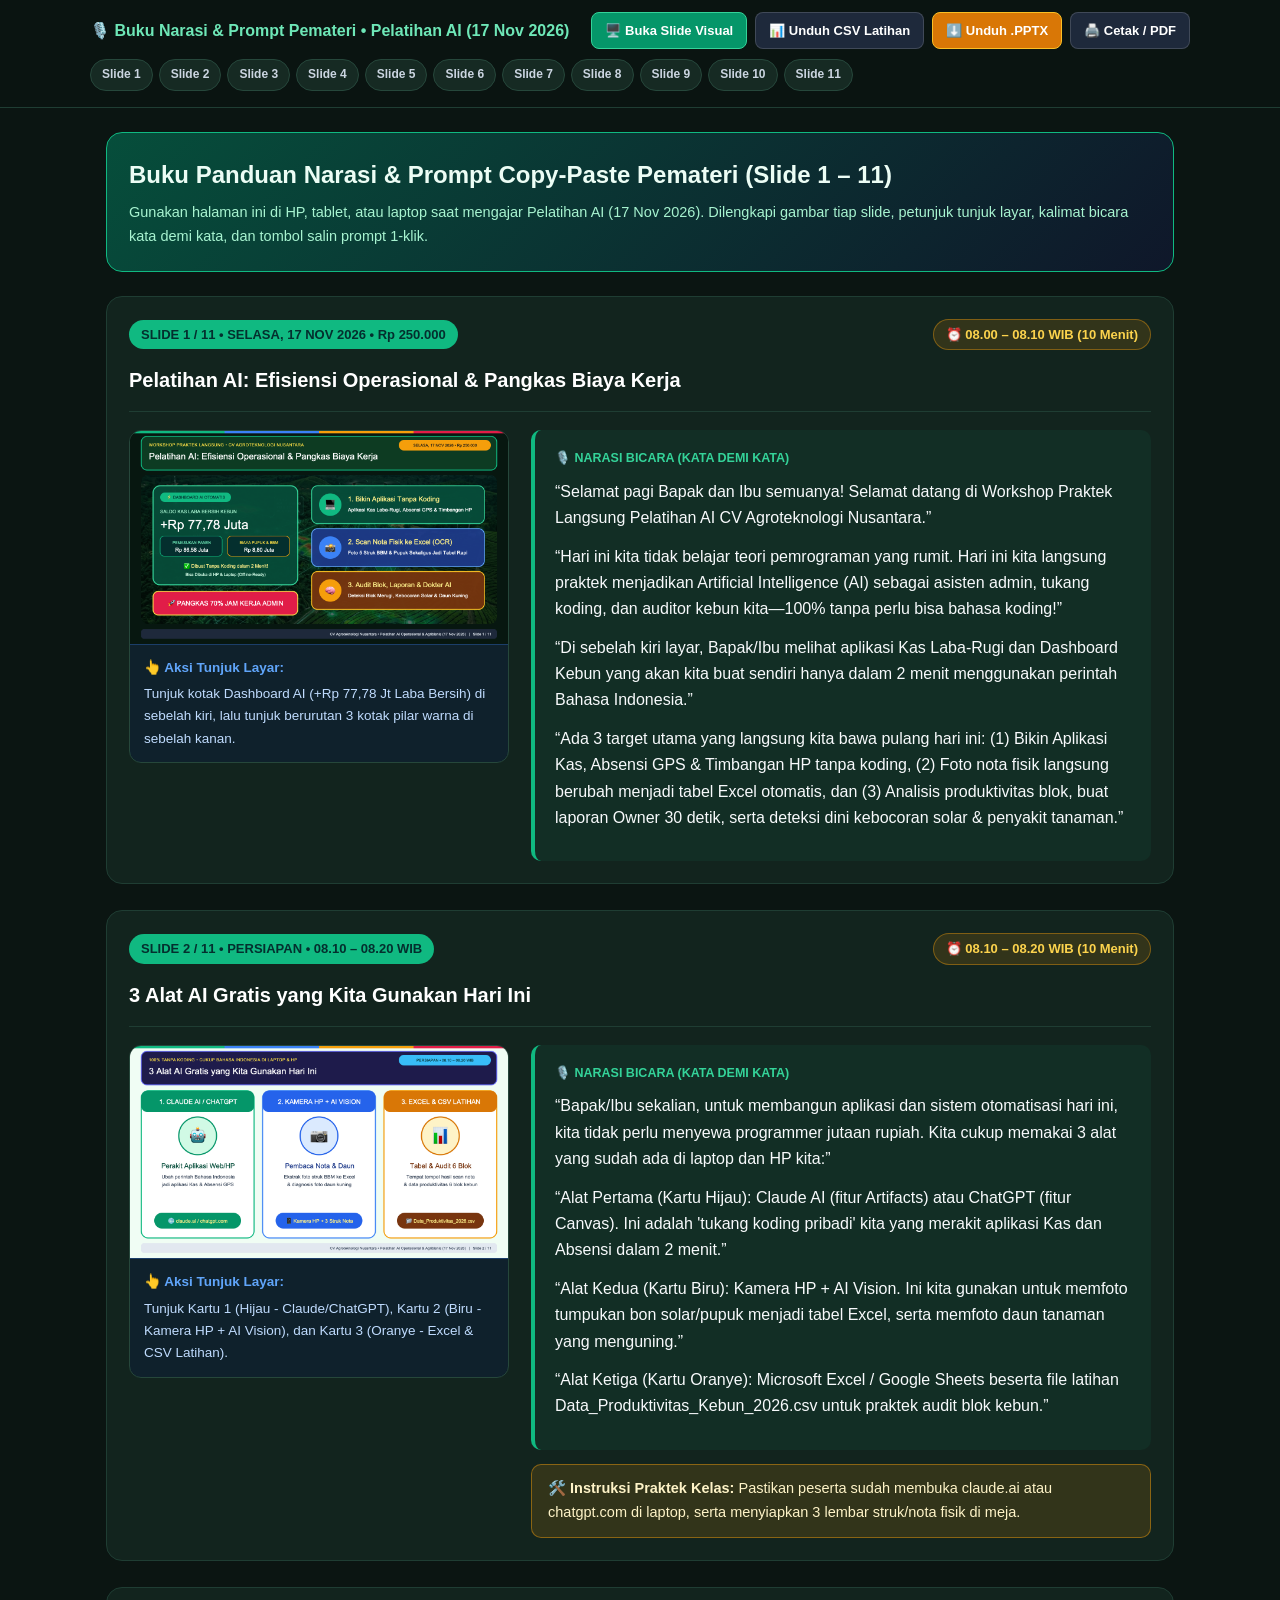
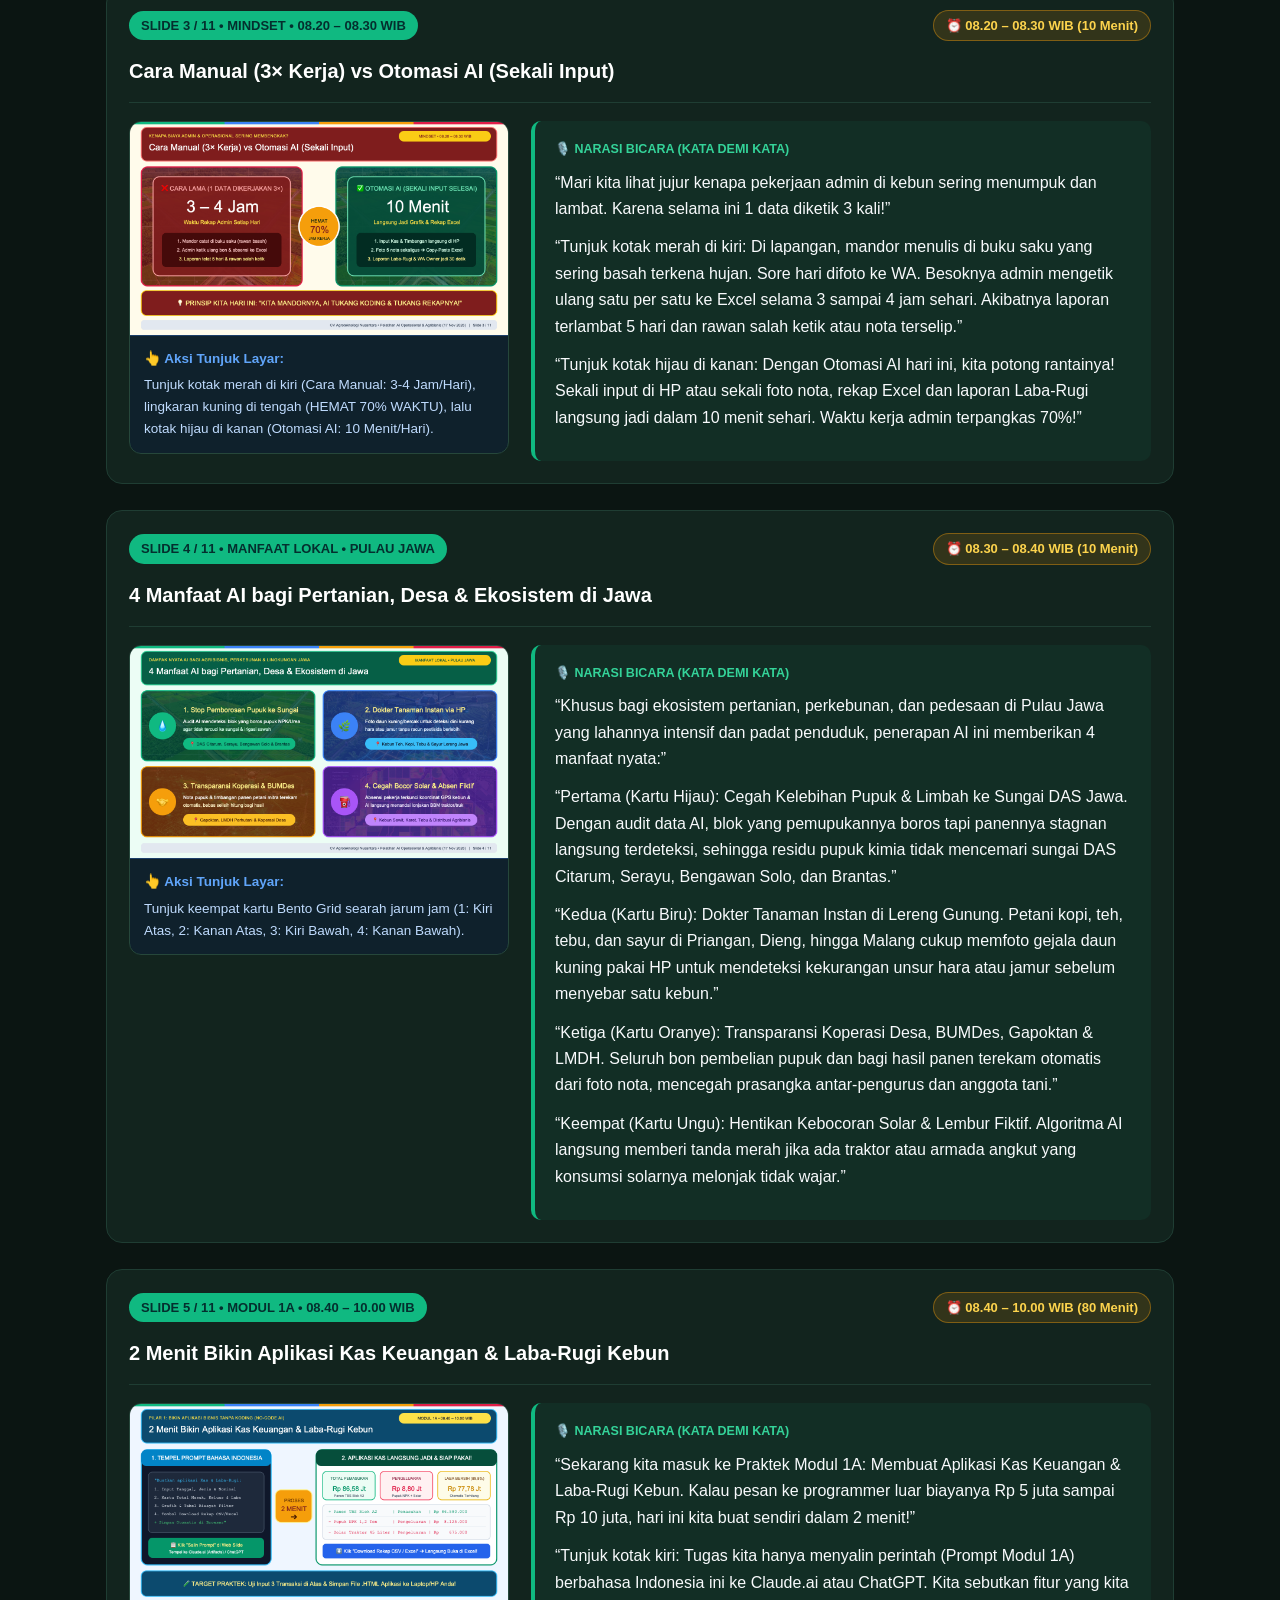
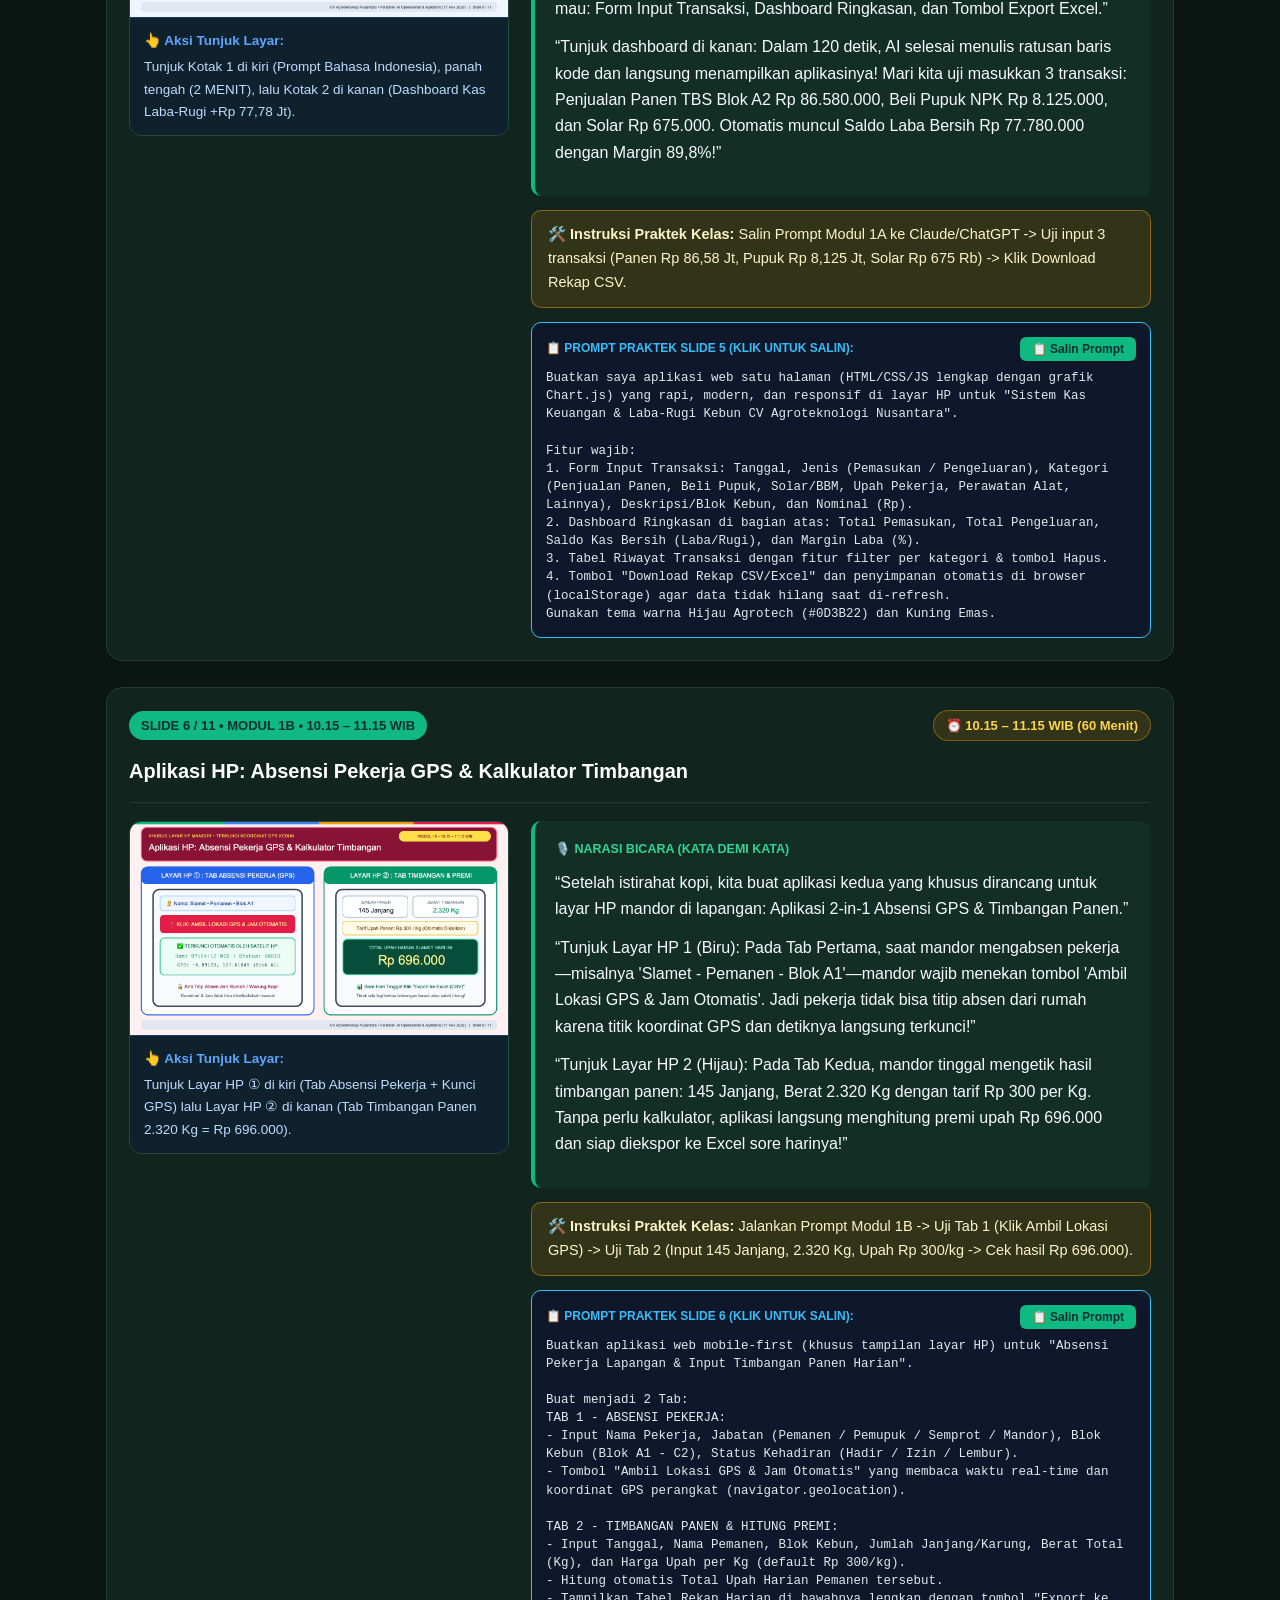
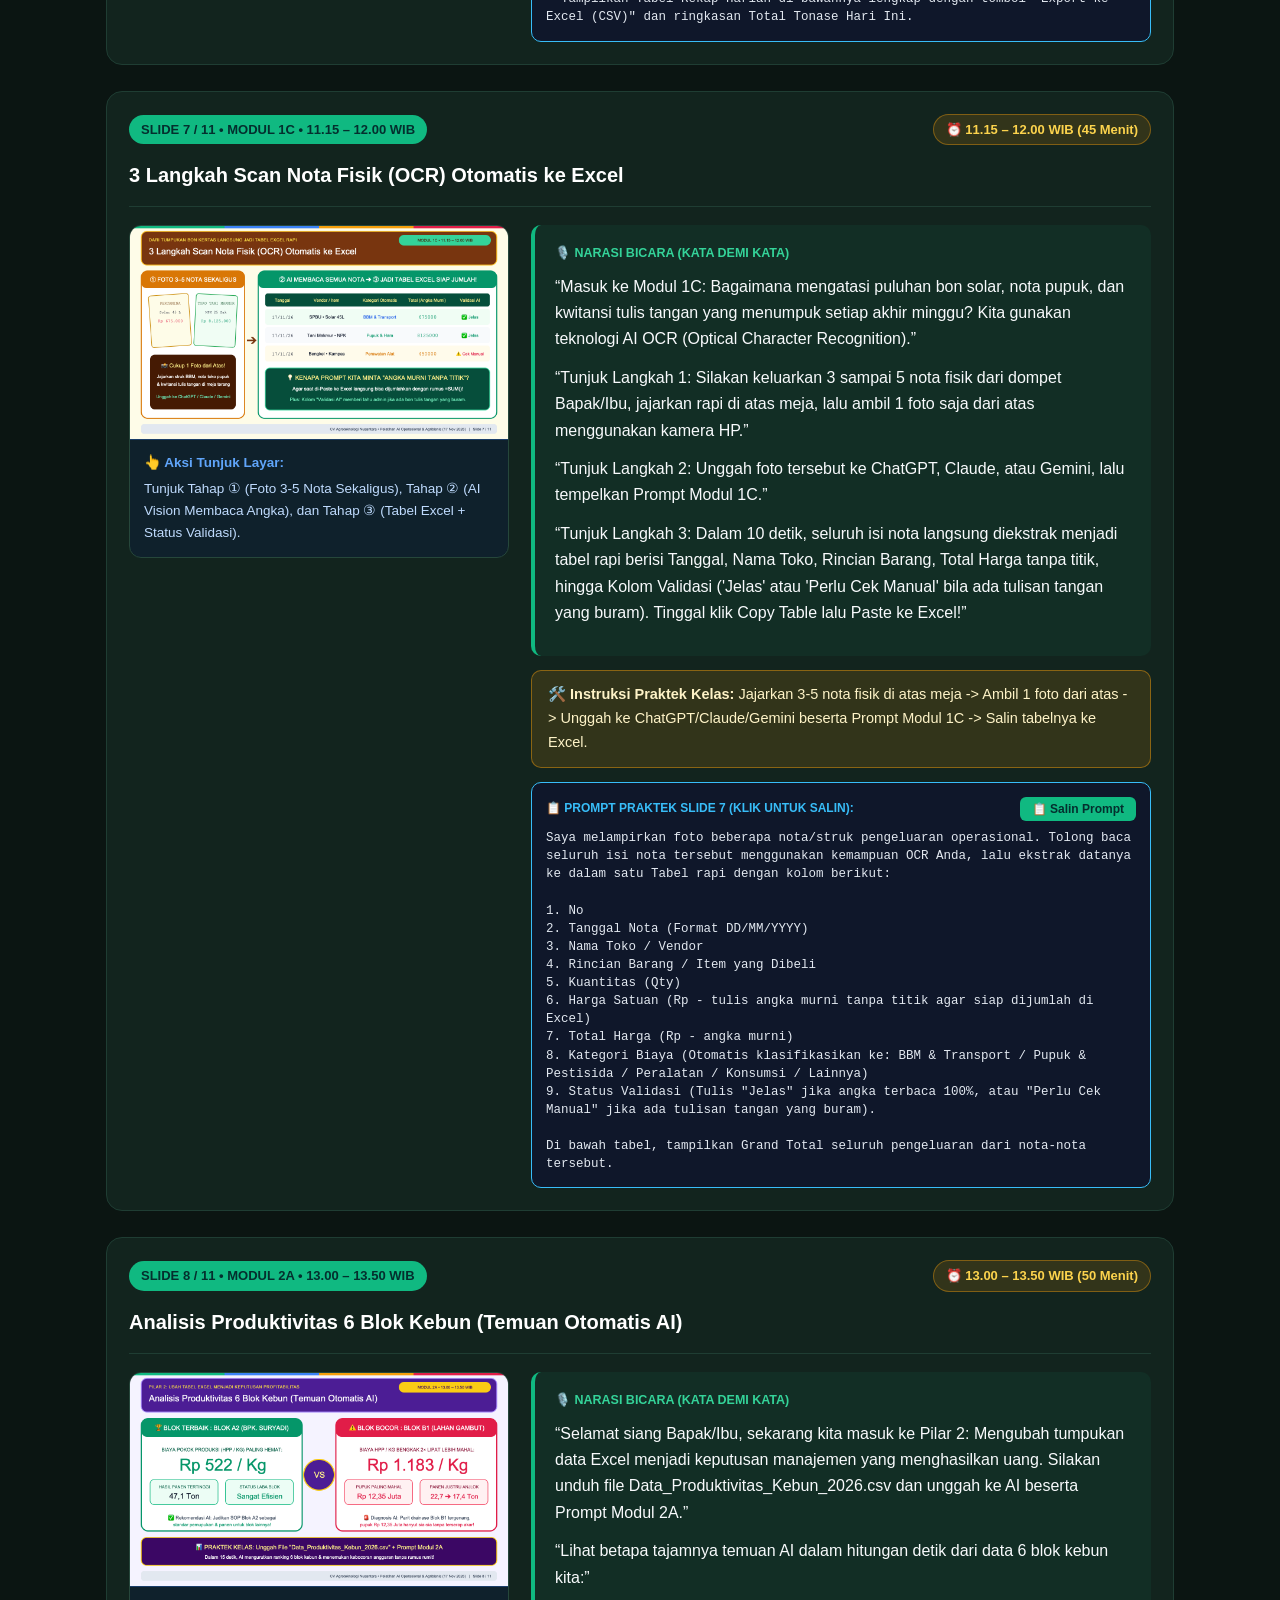
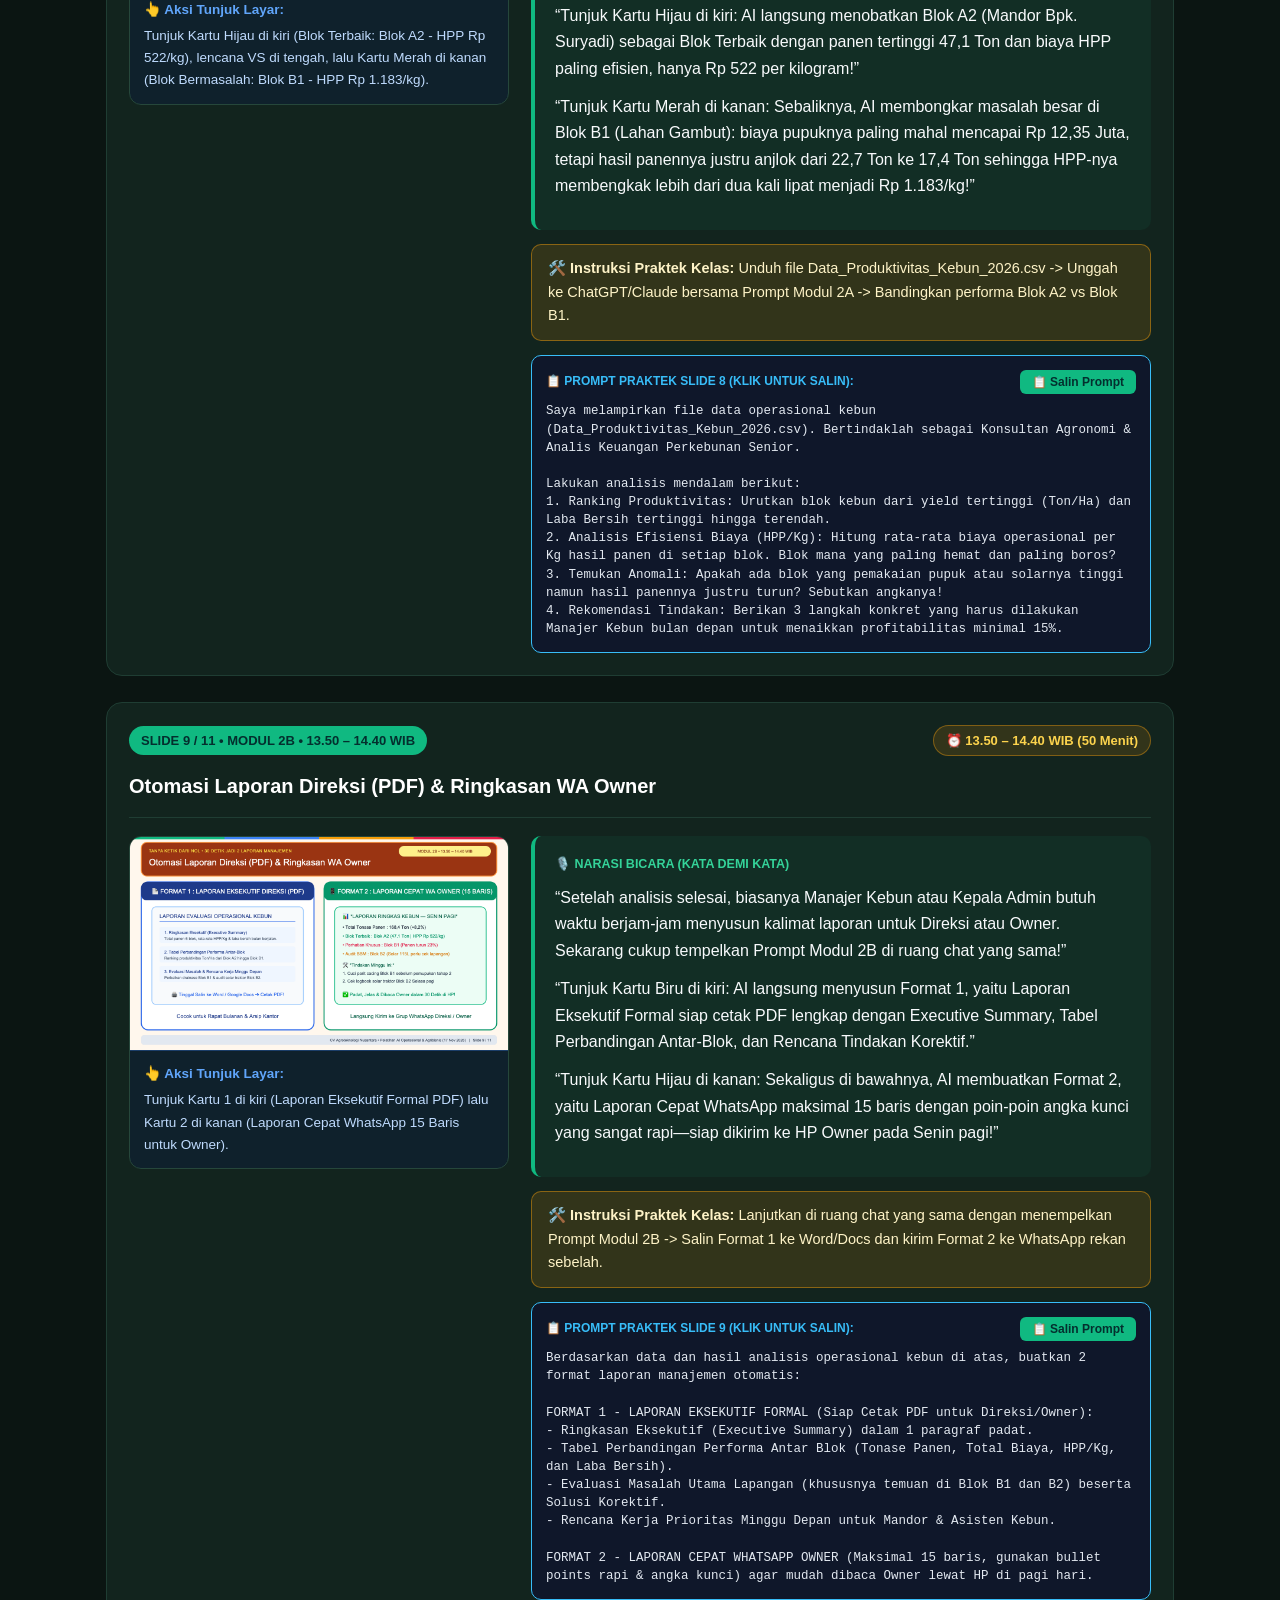
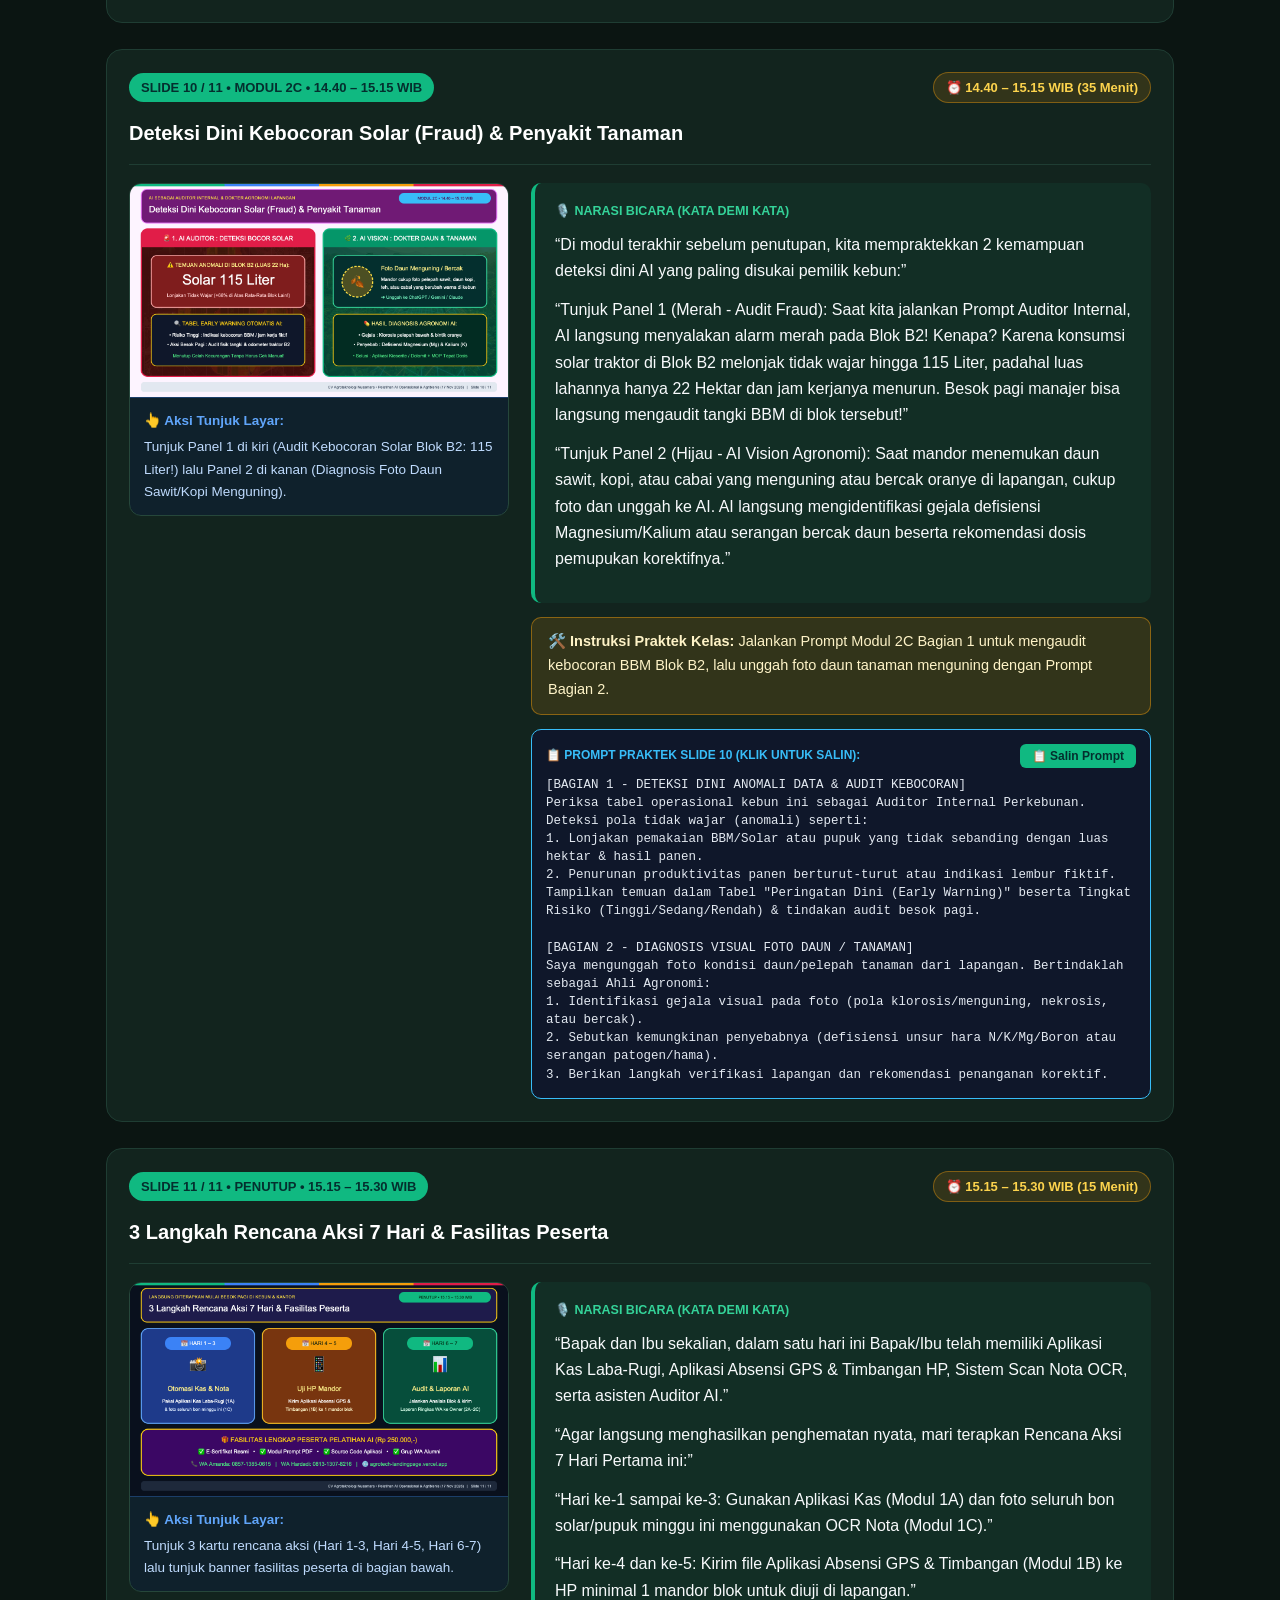
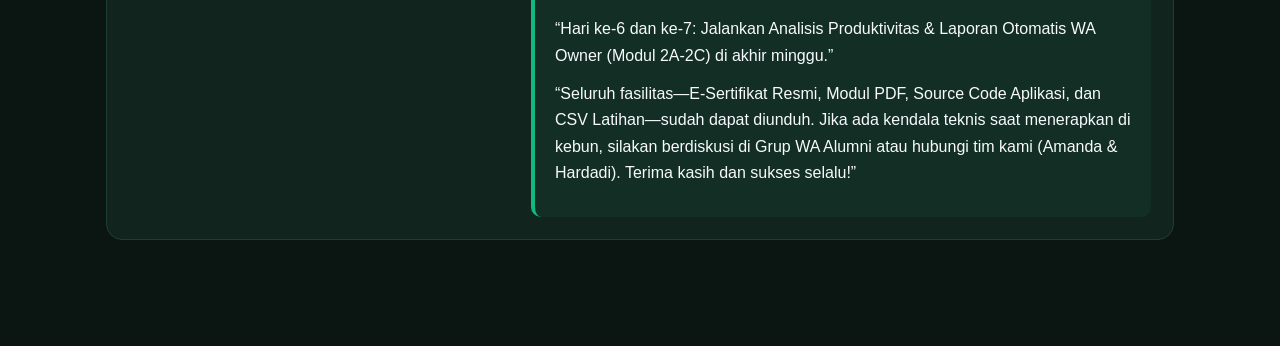
<file: naskah-narasi-pemateri-17nov.html>
<!DOCTYPE html>
<html lang="id">
<head>
  <meta charset="UTF-8" />
  <meta name="viewport" content="width=device-width, initial-scale=1.0" />
  <title>Buku Narasi &amp; Prompt Pemateri — Pelatihan AI (17 Nov 2026)</title>
  <style>
    :root {
      --bg: #0b1512;
      --card: #12241e;
      --card-border: #1f3d33;
      --accent: #10b981;
      --gold: #f59e0b;
      --gold-soft: rgba(245, 158, 11, 0.14);
      --text: #f1f5f9;
    }
    * { box-sizing: border-box; margin: 0; padding: 0; }
    body {
      font-family: -apple-system, BlinkMacSystemFont, "Segoe UI", Roboto, sans-serif;
      background: var(--bg);
      color: var(--text);
      line-height: 1.65;
      padding-bottom: 80px;
    }
    header {
      position: sticky;
      top: 0;
      z-index: 50;
      background: rgba(11, 21, 18, 0.95);
      backdrop-filter: blur(12px);
      border-bottom: 1px solid var(--card-border);
      padding: 12px 20px;
    }
    .header-top {
      max-width: 1100px;
      margin: 0 auto;
      display: flex;
      flex-wrap: wrap;
      align-items: center;
      justify-content: space-between;
      gap: 10px;
    }
    .brand { font-weight: 800; font-size: 16px; color: #6ee7b7; }
    .header-actions { display: flex; flex-wrap: wrap; gap: 8px; }
    .btn {
      text-decoration: none;
      font-size: 13px;
      font-weight: 700;
      padding: 7px 13px;
      border-radius: 8px;
      border: 1px solid rgba(255,255,255,0.15);
      color: #fff;
      background: #1e293b;
      cursor: pointer;
    }
    .btn-primary { background: #059669; border-color: #34d399; }
    .btn-gold { background: #d97706; border-color: #fbbf24; }
    .nav-pills {
      max-width: 1100px;
      margin: 10px auto 0;
      display: flex;
      gap: 6px;
      overflow-x: auto;
      padding-bottom: 4px;
    }
    .nav-pills a {
      text-decoration: none;
      color: #cbd5e1;
      background: #162a23;
      border: 1px solid #26473b;
      padding: 5px 11px;
      border-radius: 999px;
      font-size: 12px;
      font-weight: 700;
      white-space: nowrap;
    }
    .container { max-width: 1100px; margin: 24px auto; padding: 0 16px; }
    .hero-banner {
      background: linear-gradient(135deg, #064e3b, #0f172a);
      border: 1px solid #10b981;
      border-radius: 16px;
      padding: 22px;
      margin-bottom: 24px;
    }
    .hero-banner h1 { font-size: 24px; margin-bottom: 6px; color: #ecfdf5; }
    .hero-banner p { color: #a7f3d0; font-size: 14.5px; }
    .slide-card {
      background: var(--card);
      border: 1px solid var(--card-border);
      border-radius: 16px;
      padding: 22px;
      margin-bottom: 26px;
      scroll-margin-top: 120px;
    }
    .slide-header {
      display: flex;
      flex-wrap: wrap;
      justify-content: space-between;
      align-items: center;
      gap: 10px;
      border-bottom: 1px solid var(--card-border);
      padding-bottom: 14px;
      margin-bottom: 18px;
    }
    .slide-badge {
      background: var(--accent);
      color: #042f2e;
      font-weight: 900;
      font-size: 13px;
      padding: 4px 12px;
      border-radius: 999px;
    }
    .slide-time {
      background: var(--gold-soft);
      color: #fcd34d;
      border: 1px solid rgba(245, 158, 11, 0.4);
      font-weight: 700;
      font-size: 13px;
      padding: 4px 12px;
      border-radius: 999px;
    }
    .slide-title { width: 100%; font-size: 20px; font-weight: 800; color: #fff; margin-top: 4px; }
    .slide-grid {
      display: grid;
      grid-template-columns: 380px 1fr;
      gap: 22px;
      align-items: start;
    }
    @media (max-width: 860px) { .slide-grid { grid-template-columns: 1fr; } }
    .slide-thumb-box {
      background: #091310;
      border: 1px solid #26473b;
      border-radius: 12px;
      overflow: hidden;
    }
    .slide-thumb-box img { width: 100%; display: block; height: auto; }
    .cue-box {
      padding: 12px 14px;
      font-size: 13.5px;
      background: rgba(59, 130, 246, 0.12);
      border-top: 1px solid rgba(59, 130, 246, 0.3);
      color: #bfdbfe;
    }
    .cue-box strong { color: #60a5fa; display: block; margin-bottom: 4px; }
    .script-box {
      background: rgba(16, 185, 129, 0.07);
      border-left: 4px solid var(--accent);
      border-radius: 10px;
      padding: 18px 20px;
    }
    .script-label {
      font-size: 12.5px;
      font-weight: 800;
      text-transform: uppercase;
      color: #34d399;
      margin-bottom: 10px;
      display: block;
    }
    .script-box p { font-size: 16px; color: #f8fafc; margin-bottom: 12px; }
    .practice-box {
      margin-top: 14px;
      background: var(--gold-soft);
      border: 1px solid rgba(245, 158, 11, 0.45);
      border-radius: 10px;
      padding: 12px 16px;
      font-size: 14.5px;
      color: #fef3c7;
    }
    .prompt-card {
      margin-top: 14px;
      background: #0f172a;
      border: 1px solid #38bdf8;
      border-radius: 10px;
      padding: 14px;
    }
    .prompt-card-hdr {
      display: flex;
      justify-content: space-between;
      align-items: center;
      margin-bottom: 8px;
      font-size: 12px;
      font-weight: 800;
      color: #38bdf8;
    }
    .prompt-card pre {
      font-family: monospace;
      font-size: 12.5px;
      white-space: pre-wrap;
      color: #e2e8f0;
      line-height: 1.45;
    }
    .btn-copy {
      background: #10b981;
      color: #042f2e;
      border: none;
      padding: 5px 12px;
      border-radius: 6px;
      font-weight: 800;
      font-size: 12px;
      cursor: pointer;
    }
  </style>
</head>
<body>
  <header>
    <div class="header-top">
      <div class="brand">🎙️ Buku Narasi &amp; Prompt Pemateri • Pelatihan AI (17 Nov 2026)</div>
      <div class="header-actions">
        <a class="btn btn-primary" href="/slide-pemateri-17nov">🖥️ Buka Slide Visual</a>
        <a class="btn" href="Data_Produktivitas_Kebun_2026.csv" download>📊 Unduh CSV Latihan</a>
        <a class="btn btn-gold" href="Slide_Presentasi_Pemateri_17Nov2026_Agrotech.pptx" download>⬇️ Unduh .PPTX</a>
        <button class="btn" onclick="window.print()">🖨️ Cetak / PDF</button>
      </div>
    </div>
    <nav class="nav-pills">
      <a href="#slide-1">Slide 1</a><a href="#slide-2">Slide 2</a><a href="#slide-3">Slide 3</a><a href="#slide-4">Slide 4</a><a href="#slide-5">Slide 5</a><a href="#slide-6">Slide 6</a><a href="#slide-7">Slide 7</a><a href="#slide-8">Slide 8</a><a href="#slide-9">Slide 9</a><a href="#slide-10">Slide 10</a><a href="#slide-11">Slide 11</a>
    </nav>
  </header>
  <main class="container">
    <div class="hero-banner">
      <h1>Buku Panduan Narasi &amp; Prompt Copy-Paste Pemateri (Slide 1 – 11)</h1>
      <p>Gunakan halaman ini di HP, tablet, atau laptop saat mengajar Pelatihan AI (17 Nov 2026). Dilengkapi gambar tiap slide, petunjuk tunjuk layar, kalimat bicara kata demi kata, dan tombol salin prompt 1-klik.</p>
    </div>
    
    <section class="slide-card" id="slide-1">
      <div class="slide-header">
        <span class="slide-badge">SLIDE 1 / 11 • SELASA, 17 NOV 2026 • Rp 250.000</span>
        <span class="slide-time">⏰ 08.00 – 08.10 WIB (10 Menit)</span>
        <h2 class="slide-title">Pelatihan AI: Efisiensi Operasional &amp; Pangkas Biaya Kerja</h2>
      </div>
      <div class="slide-grid">
        <div class="slide-thumb-box">
          <img src="assets/slides_ai/slide_canvas_1.png" alt="Slide 1" />
          <div class="cue-box">
            <strong>👆 Aksi Tunjuk Layar:</strong>
            Tunjuk kotak Dashboard AI (+Rp 77,78 Jt Laba Bersih) di sebelah kiri, lalu tunjuk berurutan 3 kotak pilar warna di sebelah kanan.
          </div>
        </div>
        <div>
          <div class="script-box">
            <span class="script-label">🎙️ Narasi Bicara (Kata demi Kata)</span>
            <p>“Selamat pagi Bapak dan Ibu semuanya! Selamat datang di Workshop Praktek Langsung Pelatihan AI CV Agroteknologi Nusantara.”</p><p>“Hari ini kita tidak belajar teori pemrograman yang rumit. Hari ini kita langsung praktek menjadikan Artificial Intelligence (AI) sebagai asisten admin, tukang koding, dan auditor kebun kita—100% tanpa perlu bisa bahasa koding!”</p><p>“Di sebelah kiri layar, Bapak/Ibu melihat aplikasi Kas Laba-Rugi dan Dashboard Kebun yang akan kita buat sendiri hanya dalam 2 menit menggunakan perintah Bahasa Indonesia.”</p><p>“Ada 3 target utama yang langsung kita bawa pulang hari ini: (1) Bikin Aplikasi Kas, Absensi GPS &amp; Timbangan HP tanpa koding, (2) Foto nota fisik langsung berubah menjadi tabel Excel otomatis, dan (3) Analisis produktivitas blok, buat laporan Owner 30 detik, serta deteksi dini kebocoran solar &amp; penyakit tanaman.”</p>
          </div>
          
          
        </div>
      </div>
    </section>
    <section class="slide-card" id="slide-2">
      <div class="slide-header">
        <span class="slide-badge">SLIDE 2 / 11 • PERSIAPAN • 08.10 – 08.20 WIB</span>
        <span class="slide-time">⏰ 08.10 – 08.20 WIB (10 Menit)</span>
        <h2 class="slide-title">3 Alat AI Gratis yang Kita Gunakan Hari Ini</h2>
      </div>
      <div class="slide-grid">
        <div class="slide-thumb-box">
          <img src="assets/slides_ai/slide_canvas_2.png" alt="Slide 2" />
          <div class="cue-box">
            <strong>👆 Aksi Tunjuk Layar:</strong>
            Tunjuk Kartu 1 (Hijau - Claude/ChatGPT), Kartu 2 (Biru - Kamera HP + AI Vision), dan Kartu 3 (Oranye - Excel &amp; CSV Latihan).
          </div>
        </div>
        <div>
          <div class="script-box">
            <span class="script-label">🎙️ Narasi Bicara (Kata demi Kata)</span>
            <p>“Bapak/Ibu sekalian, untuk membangun aplikasi dan sistem otomatisasi hari ini, kita tidak perlu menyewa programmer jutaan rupiah. Kita cukup memakai 3 alat yang sudah ada di laptop dan HP kita:”</p><p>“Alat Pertama (Kartu Hijau): Claude AI (fitur Artifacts) atau ChatGPT (fitur Canvas). Ini adalah &#x27;tukang koding pribadi&#x27; kita yang merakit aplikasi Kas dan Absensi dalam 2 menit.”</p><p>“Alat Kedua (Kartu Biru): Kamera HP + AI Vision. Ini kita gunakan untuk memfoto tumpukan bon solar/pupuk menjadi tabel Excel, serta memfoto daun tanaman yang menguning.”</p><p>“Alat Ketiga (Kartu Oranye): Microsoft Excel / Google Sheets beserta file latihan Data_Produktivitas_Kebun_2026.csv untuk praktek audit blok kebun.”</p>
          </div>
          <div class="practice-box"><strong>🛠️ Instruksi Praktek Kelas:</strong> Pastikan peserta sudah membuka claude.ai atau chatgpt.com di laptop, serta menyiapkan 3 lembar struk/nota fisik di meja.</div>
          
        </div>
      </div>
    </section>
    <section class="slide-card" id="slide-3">
      <div class="slide-header">
        <span class="slide-badge">SLIDE 3 / 11 • MINDSET • 08.20 – 08.30 WIB</span>
        <span class="slide-time">⏰ 08.20 – 08.30 WIB (10 Menit)</span>
        <h2 class="slide-title">Cara Manual (3× Kerja) vs Otomasi AI (Sekali Input)</h2>
      </div>
      <div class="slide-grid">
        <div class="slide-thumb-box">
          <img src="assets/slides_ai/slide_canvas_3.png" alt="Slide 3" />
          <div class="cue-box">
            <strong>👆 Aksi Tunjuk Layar:</strong>
            Tunjuk kotak merah di kiri (Cara Manual: 3-4 Jam/Hari), lingkaran kuning di tengah (HEMAT 70% WAKTU), lalu kotak hijau di kanan (Otomasi AI: 10 Menit/Hari).
          </div>
        </div>
        <div>
          <div class="script-box">
            <span class="script-label">🎙️ Narasi Bicara (Kata demi Kata)</span>
            <p>“Mari kita lihat jujur kenapa pekerjaan admin di kebun sering menumpuk dan lambat. Karena selama ini 1 data diketik 3 kali!”</p><p>“Tunjuk kotak merah di kiri: Di lapangan, mandor menulis di buku saku yang sering basah terkena hujan. Sore hari difoto ke WA. Besoknya admin mengetik ulang satu per satu ke Excel selama 3 sampai 4 jam sehari. Akibatnya laporan terlambat 5 hari dan rawan salah ketik atau nota terselip.”</p><p>“Tunjuk kotak hijau di kanan: Dengan Otomasi AI hari ini, kita potong rantainya! Sekali input di HP atau sekali foto nota, rekap Excel dan laporan Laba-Rugi langsung jadi dalam 10 menit sehari. Waktu kerja admin terpangkas 70%!”</p>
          </div>
          
          
        </div>
      </div>
    </section>
    <section class="slide-card" id="slide-4">
      <div class="slide-header">
        <span class="slide-badge">SLIDE 4 / 11 • MANFAAT LOKAL • PULAU JAWA</span>
        <span class="slide-time">⏰ 08.30 – 08.40 WIB (10 Menit)</span>
        <h2 class="slide-title">4 Manfaat AI bagi Pertanian, Desa &amp; Ekosistem di Jawa</h2>
      </div>
      <div class="slide-grid">
        <div class="slide-thumb-box">
          <img src="assets/slides_ai/slide_canvas_4.png" alt="Slide 4" />
          <div class="cue-box">
            <strong>👆 Aksi Tunjuk Layar:</strong>
            Tunjuk keempat kartu Bento Grid searah jarum jam (1: Kiri Atas, 2: Kanan Atas, 3: Kiri Bawah, 4: Kanan Bawah).
          </div>
        </div>
        <div>
          <div class="script-box">
            <span class="script-label">🎙️ Narasi Bicara (Kata demi Kata)</span>
            <p>“Khusus bagi ekosistem pertanian, perkebunan, dan pedesaan di Pulau Jawa yang lahannya intensif dan padat penduduk, penerapan AI ini memberikan 4 manfaat nyata:”</p><p>“Pertama (Kartu Hijau): Cegah Kelebihan Pupuk &amp; Limbah ke Sungai DAS Jawa. Dengan audit data AI, blok yang pemupukannya boros tapi panennya stagnan langsung terdeteksi, sehingga residu pupuk kimia tidak mencemari sungai DAS Citarum, Serayu, Bengawan Solo, dan Brantas.”</p><p>“Kedua (Kartu Biru): Dokter Tanaman Instan di Lereng Gunung. Petani kopi, teh, tebu, dan sayur di Priangan, Dieng, hingga Malang cukup memfoto gejala daun kuning pakai HP untuk mendeteksi kekurangan unsur hara atau jamur sebelum menyebar satu kebun.”</p><p>“Ketiga (Kartu Oranye): Transparansi Koperasi Desa, BUMDes, Gapoktan &amp; LMDH. Seluruh bon pembelian pupuk dan bagi hasil panen terekam otomatis dari foto nota, mencegah prasangka antar-pengurus dan anggota tani.”</p><p>“Keempat (Kartu Ungu): Hentikan Kebocoran Solar &amp; Lembur Fiktif. Algoritma AI langsung memberi tanda merah jika ada traktor atau armada angkut yang konsumsi solarnya melonjak tidak wajar.”</p>
          </div>
          
          
        </div>
      </div>
    </section>
    <section class="slide-card" id="slide-5">
      <div class="slide-header">
        <span class="slide-badge">SLIDE 5 / 11 • MODUL 1A • 08.40 – 10.00 WIB</span>
        <span class="slide-time">⏰ 08.40 – 10.00 WIB (80 Menit)</span>
        <h2 class="slide-title">2 Menit Bikin Aplikasi Kas Keuangan &amp; Laba-Rugi Kebun</h2>
      </div>
      <div class="slide-grid">
        <div class="slide-thumb-box">
          <img src="assets/slides_ai/slide_canvas_5.png" alt="Slide 5" />
          <div class="cue-box">
            <strong>👆 Aksi Tunjuk Layar:</strong>
            Tunjuk Kotak 1 di kiri (Prompt Bahasa Indonesia), panah tengah (2 MENIT), lalu Kotak 2 di kanan (Dashboard Kas Laba-Rugi +Rp 77,78 Jt).
          </div>
        </div>
        <div>
          <div class="script-box">
            <span class="script-label">🎙️ Narasi Bicara (Kata demi Kata)</span>
            <p>“Sekarang kita masuk ke Praktek Modul 1A: Membuat Aplikasi Kas Keuangan &amp; Laba-Rugi Kebun. Kalau pesan ke programmer luar biayanya Rp 5 juta sampai Rp 10 juta, hari ini kita buat sendiri dalam 2 menit!”</p><p>“Tunjuk kotak kiri: Tugas kita hanya menyalin perintah (Prompt Modul 1A) berbahasa Indonesia ini ke Claude.ai atau ChatGPT. Kita sebutkan fitur yang kita mau: Form Input Transaksi, Dashboard Ringkasan, dan Tombol Export Excel.”</p><p>“Tunjuk dashboard di kanan: Dalam 120 detik, AI selesai menulis ratusan baris kode dan langsung menampilkan aplikasinya! Mari kita uji masukkan 3 transaksi: Penjualan Panen TBS Blok A2 Rp 86.580.000, Beli Pupuk NPK Rp 8.125.000, dan Solar Rp 675.000. Otomatis muncul Saldo Laba Bersih Rp 77.780.000 dengan Margin 89,8%!”</p>
          </div>
          <div class="practice-box"><strong>🛠️ Instruksi Praktek Kelas:</strong> Salin Prompt Modul 1A ke Claude/ChatGPT -&gt; Uji input 3 transaksi (Panen Rp 86,58 Jt, Pupuk Rp 8,125 Jt, Solar Rp 675 Rb) -&gt; Klik Download Rekap CSV.</div>
          
          <div class="prompt-card">
            <div class="prompt-card-hdr">
              <span>📋 PROMPT PRAKTEK SLIDE 5 (KLIK UNTUK SALIN):</span>
              <button class="btn-copy" onclick="copyPrompt('narasi_prompt_5', this)">📋 Salin Prompt</button>
            </div>
            <pre id="narasi_prompt_5">Buatkan saya aplikasi web satu halaman (HTML/CSS/JS lengkap dengan grafik Chart.js) yang rapi, modern, dan responsif di layar HP untuk &quot;Sistem Kas Keuangan &amp; Laba-Rugi Kebun CV Agroteknologi Nusantara&quot;.

Fitur wajib:
1. Form Input Transaksi: Tanggal, Jenis (Pemasukan / Pengeluaran), Kategori (Penjualan Panen, Beli Pupuk, Solar/BBM, Upah Pekerja, Perawatan Alat, Lainnya), Deskripsi/Blok Kebun, dan Nominal (Rp).
2. Dashboard Ringkasan di bagian atas: Total Pemasukan, Total Pengeluaran, Saldo Kas Bersih (Laba/Rugi), dan Margin Laba (%).
3. Tabel Riwayat Transaksi dengan fitur filter per kategori &amp; tombol Hapus.
4. Tombol &quot;Download Rekap CSV/Excel&quot; dan penyimpanan otomatis di browser (localStorage) agar data tidak hilang saat di-refresh.
Gunakan tema warna Hijau Agrotech (#0D3B22) dan Kuning Emas.</pre>
          </div>
        </div>
      </div>
    </section>
    <section class="slide-card" id="slide-6">
      <div class="slide-header">
        <span class="slide-badge">SLIDE 6 / 11 • MODUL 1B • 10.15 – 11.15 WIB</span>
        <span class="slide-time">⏰ 10.15 – 11.15 WIB (60 Menit)</span>
        <h2 class="slide-title">Aplikasi HP: Absensi Pekerja GPS &amp; Kalkulator Timbangan</h2>
      </div>
      <div class="slide-grid">
        <div class="slide-thumb-box">
          <img src="assets/slides_ai/slide_canvas_6.png" alt="Slide 6" />
          <div class="cue-box">
            <strong>👆 Aksi Tunjuk Layar:</strong>
            Tunjuk Layar HP ① di kiri (Tab Absensi Pekerja + Kunci GPS) lalu Layar HP ② di kanan (Tab Timbangan Panen 2.320 Kg = Rp 696.000).
          </div>
        </div>
        <div>
          <div class="script-box">
            <span class="script-label">🎙️ Narasi Bicara (Kata demi Kata)</span>
            <p>“Setelah istirahat kopi, kita buat aplikasi kedua yang khusus dirancang untuk layar HP mandor di lapangan: Aplikasi 2-in-1 Absensi GPS &amp; Timbangan Panen.”</p><p>“Tunjuk Layar HP 1 (Biru): Pada Tab Pertama, saat mandor mengabsen pekerja—misalnya &#x27;Slamet - Pemanen - Blok A1&#x27;—mandor wajib menekan tombol &#x27;Ambil Lokasi GPS &amp; Jam Otomatis&#x27;. Jadi pekerja tidak bisa titip absen dari rumah karena titik koordinat GPS dan detiknya langsung terkunci!”</p><p>“Tunjuk Layar HP 2 (Hijau): Pada Tab Kedua, mandor tinggal mengetik hasil timbangan panen: 145 Janjang, Berat 2.320 Kg dengan tarif Rp 300 per Kg. Tanpa perlu kalkulator, aplikasi langsung menghitung premi upah Rp 696.000 dan siap diekspor ke Excel sore harinya!”</p>
          </div>
          <div class="practice-box"><strong>🛠️ Instruksi Praktek Kelas:</strong> Jalankan Prompt Modul 1B -&gt; Uji Tab 1 (Klik Ambil Lokasi GPS) -&gt; Uji Tab 2 (Input 145 Janjang, 2.320 Kg, Upah Rp 300/kg -&gt; Cek hasil Rp 696.000).</div>
          
          <div class="prompt-card">
            <div class="prompt-card-hdr">
              <span>📋 PROMPT PRAKTEK SLIDE 6 (KLIK UNTUK SALIN):</span>
              <button class="btn-copy" onclick="copyPrompt('narasi_prompt_6', this)">📋 Salin Prompt</button>
            </div>
            <pre id="narasi_prompt_6">Buatkan aplikasi web mobile-first (khusus tampilan layar HP) untuk &quot;Absensi Pekerja Lapangan &amp; Input Timbangan Panen Harian&quot;.

Buat menjadi 2 Tab:
TAB 1 - ABSENSI PEKERJA:
- Input Nama Pekerja, Jabatan (Pemanen / Pemupuk / Semprot / Mandor), Blok Kebun (Blok A1 - C2), Status Kehadiran (Hadir / Izin / Lembur).
- Tombol &quot;Ambil Lokasi GPS &amp; Jam Otomatis&quot; yang membaca waktu real-time dan koordinat GPS perangkat (navigator.geolocation).

TAB 2 - TIMBANGAN PANEN &amp; HITUNG PREMI:
- Input Tanggal, Nama Pemanen, Blok Kebun, Jumlah Janjang/Karung, Berat Total (Kg), dan Harga Upah per Kg (default Rp 300/kg).
- Hitung otomatis Total Upah Harian Pemanen tersebut.
- Tampilkan Tabel Rekap Harian di bawahnya lengkap dengan tombol &quot;Export ke Excel (CSV)&quot; dan ringkasan Total Tonase Hari Ini.</pre>
          </div>
        </div>
      </div>
    </section>
    <section class="slide-card" id="slide-7">
      <div class="slide-header">
        <span class="slide-badge">SLIDE 7 / 11 • MODUL 1C • 11.15 – 12.00 WIB</span>
        <span class="slide-time">⏰ 11.15 – 12.00 WIB (45 Menit)</span>
        <h2 class="slide-title">3 Langkah Scan Nota Fisik (OCR) Otomatis ke Excel</h2>
      </div>
      <div class="slide-grid">
        <div class="slide-thumb-box">
          <img src="assets/slides_ai/slide_canvas_7.png" alt="Slide 7" />
          <div class="cue-box">
            <strong>👆 Aksi Tunjuk Layar:</strong>
            Tunjuk Tahap ① (Foto 3-5 Nota Sekaligus), Tahap ② (AI Vision Membaca Angka), dan Tahap ③ (Tabel Excel + Status Validasi).
          </div>
        </div>
        <div>
          <div class="script-box">
            <span class="script-label">🎙️ Narasi Bicara (Kata demi Kata)</span>
            <p>“Masuk ke Modul 1C: Bagaimana mengatasi puluhan bon solar, nota pupuk, dan kwitansi tulis tangan yang menumpuk setiap akhir minggu? Kita gunakan teknologi AI OCR (Optical Character Recognition).”</p><p>“Tunjuk Langkah 1: Silakan keluarkan 3 sampai 5 nota fisik dari dompet Bapak/Ibu, jajarkan rapi di atas meja, lalu ambil 1 foto saja dari atas menggunakan kamera HP.”</p><p>“Tunjuk Langkah 2: Unggah foto tersebut ke ChatGPT, Claude, atau Gemini, lalu tempelkan Prompt Modul 1C.”</p><p>“Tunjuk Langkah 3: Dalam 10 detik, seluruh isi nota langsung diekstrak menjadi tabel rapi berisi Tanggal, Nama Toko, Rincian Barang, Total Harga tanpa titik, hingga Kolom Validasi (&#x27;Jelas&#x27; atau &#x27;Perlu Cek Manual&#x27; bila ada tulisan tangan yang buram). Tinggal klik Copy Table lalu Paste ke Excel!”</p>
          </div>
          <div class="practice-box"><strong>🛠️ Instruksi Praktek Kelas:</strong> Jajarkan 3-5 nota fisik di atas meja -&gt; Ambil 1 foto dari atas -&gt; Unggah ke ChatGPT/Claude/Gemini beserta Prompt Modul 1C -&gt; Salin tabelnya ke Excel.</div>
          
          <div class="prompt-card">
            <div class="prompt-card-hdr">
              <span>📋 PROMPT PRAKTEK SLIDE 7 (KLIK UNTUK SALIN):</span>
              <button class="btn-copy" onclick="copyPrompt('narasi_prompt_7', this)">📋 Salin Prompt</button>
            </div>
            <pre id="narasi_prompt_7">Saya melampirkan foto beberapa nota/struk pengeluaran operasional. Tolong baca seluruh isi nota tersebut menggunakan kemampuan OCR Anda, lalu ekstrak datanya ke dalam satu Tabel rapi dengan kolom berikut:

1. No
2. Tanggal Nota (Format DD/MM/YYYY)
3. Nama Toko / Vendor
4. Rincian Barang / Item yang Dibeli
5. Kuantitas (Qty)
6. Harga Satuan (Rp - tulis angka murni tanpa titik agar siap dijumlah di Excel)
7. Total Harga (Rp - angka murni)
8. Kategori Biaya (Otomatis klasifikasikan ke: BBM &amp; Transport / Pupuk &amp; Pestisida / Peralatan / Konsumsi / Lainnya)
9. Status Validasi (Tulis &quot;Jelas&quot; jika angka terbaca 100%, atau &quot;Perlu Cek Manual&quot; jika ada tulisan tangan yang buram).

Di bawah tabel, tampilkan Grand Total seluruh pengeluaran dari nota-nota tersebut.</pre>
          </div>
        </div>
      </div>
    </section>
    <section class="slide-card" id="slide-8">
      <div class="slide-header">
        <span class="slide-badge">SLIDE 8 / 11 • MODUL 2A • 13.00 – 13.50 WIB</span>
        <span class="slide-time">⏰ 13.00 – 13.50 WIB (50 Menit)</span>
        <h2 class="slide-title">Analisis Produktivitas 6 Blok Kebun (Temuan Otomatis AI)</h2>
      </div>
      <div class="slide-grid">
        <div class="slide-thumb-box">
          <img src="assets/slides_ai/slide_canvas_8.png" alt="Slide 8" />
          <div class="cue-box">
            <strong>👆 Aksi Tunjuk Layar:</strong>
            Tunjuk Kartu Hijau di kiri (Blok Terbaik: Blok A2 - HPP Rp 522/kg), lencana VS di tengah, lalu Kartu Merah di kanan (Blok Bermasalah: Blok B1 - HPP Rp 1.183/kg).
          </div>
        </div>
        <div>
          <div class="script-box">
            <span class="script-label">🎙️ Narasi Bicara (Kata demi Kata)</span>
            <p>“Selamat siang Bapak/Ibu, sekarang kita masuk ke Pilar 2: Mengubah tumpukan data Excel menjadi keputusan manajemen yang menghasilkan uang. Silakan unduh file Data_Produktivitas_Kebun_2026.csv dan unggah ke AI beserta Prompt Modul 2A.”</p><p>“Lihat betapa tajamnya temuan AI dalam hitungan detik dari data 6 blok kebun kita:”</p><p>“Tunjuk Kartu Hijau di kiri: AI langsung menobatkan Blok A2 (Mandor Bpk. Suryadi) sebagai Blok Terbaik dengan panen tertinggi 47,1 Ton dan biaya HPP paling efisien, hanya Rp 522 per kilogram!”</p><p>“Tunjuk Kartu Merah di kanan: Sebaliknya, AI membongkar masalah besar di Blok B1 (Lahan Gambut): biaya pupuknya paling mahal mencapai Rp 12,35 Juta, tetapi hasil panennya justru anjlok dari 22,7 Ton ke 17,4 Ton sehingga HPP-nya membengkak lebih dari dua kali lipat menjadi Rp 1.183/kg!”</p>
          </div>
          <div class="practice-box"><strong>🛠️ Instruksi Praktek Kelas:</strong> Unduh file Data_Produktivitas_Kebun_2026.csv -&gt; Unggah ke ChatGPT/Claude bersama Prompt Modul 2A -&gt; Bandingkan performa Blok A2 vs Blok B1.</div>
          
          <div class="prompt-card">
            <div class="prompt-card-hdr">
              <span>📋 PROMPT PRAKTEK SLIDE 8 (KLIK UNTUK SALIN):</span>
              <button class="btn-copy" onclick="copyPrompt('narasi_prompt_8', this)">📋 Salin Prompt</button>
            </div>
            <pre id="narasi_prompt_8">Saya melampirkan file data operasional kebun (Data_Produktivitas_Kebun_2026.csv). Bertindaklah sebagai Konsultan Agronomi &amp; Analis Keuangan Perkebunan Senior.

Lakukan analisis mendalam berikut:
1. Ranking Produktivitas: Urutkan blok kebun dari yield tertinggi (Ton/Ha) dan Laba Bersih tertinggi hingga terendah.
2. Analisis Efisiensi Biaya (HPP/Kg): Hitung rata-rata biaya operasional per Kg hasil panen di setiap blok. Blok mana yang paling hemat dan paling boros?
3. Temukan Anomali: Apakah ada blok yang pemakaian pupuk atau solarnya tinggi namun hasil panennya justru turun? Sebutkan angkanya!
4. Rekomendasi Tindakan: Berikan 3 langkah konkret yang harus dilakukan Manajer Kebun bulan depan untuk menaikkan profitabilitas minimal 15%.</pre>
          </div>
        </div>
      </div>
    </section>
    <section class="slide-card" id="slide-9">
      <div class="slide-header">
        <span class="slide-badge">SLIDE 9 / 11 • MODUL 2B • 13.50 – 14.40 WIB</span>
        <span class="slide-time">⏰ 13.50 – 14.40 WIB (50 Menit)</span>
        <h2 class="slide-title">Otomasi Laporan Direksi (PDF) &amp; Ringkasan WA Owner</h2>
      </div>
      <div class="slide-grid">
        <div class="slide-thumb-box">
          <img src="assets/slides_ai/slide_canvas_9.png" alt="Slide 9" />
          <div class="cue-box">
            <strong>👆 Aksi Tunjuk Layar:</strong>
            Tunjuk Kartu 1 di kiri (Laporan Eksekutif Formal PDF) lalu Kartu 2 di kanan (Laporan Cepat WhatsApp 15 Baris untuk Owner).
          </div>
        </div>
        <div>
          <div class="script-box">
            <span class="script-label">🎙️ Narasi Bicara (Kata demi Kata)</span>
            <p>“Setelah analisis selesai, biasanya Manajer Kebun atau Kepala Admin butuh waktu berjam-jam menyusun kalimat laporan untuk Direksi atau Owner. Sekarang cukup tempelkan Prompt Modul 2B di ruang chat yang sama!”</p><p>“Tunjuk Kartu Biru di kiri: AI langsung menyusun Format 1, yaitu Laporan Eksekutif Formal siap cetak PDF lengkap dengan Executive Summary, Tabel Perbandingan Antar-Blok, dan Rencana Tindakan Korektif.”</p><p>“Tunjuk Kartu Hijau di kanan: Sekaligus di bawahnya, AI membuatkan Format 2, yaitu Laporan Cepat WhatsApp maksimal 15 baris dengan poin-poin angka kunci yang sangat rapi—siap dikirim ke HP Owner pada Senin pagi!”</p>
          </div>
          <div class="practice-box"><strong>🛠️ Instruksi Praktek Kelas:</strong> Lanjutkan di ruang chat yang sama dengan menempelkan Prompt Modul 2B -&gt; Salin Format 1 ke Word/Docs dan kirim Format 2 ke WhatsApp rekan sebelah.</div>
          
          <div class="prompt-card">
            <div class="prompt-card-hdr">
              <span>📋 PROMPT PRAKTEK SLIDE 9 (KLIK UNTUK SALIN):</span>
              <button class="btn-copy" onclick="copyPrompt('narasi_prompt_9', this)">📋 Salin Prompt</button>
            </div>
            <pre id="narasi_prompt_9">Berdasarkan data dan hasil analisis operasional kebun di atas, buatkan 2 format laporan manajemen otomatis:

FORMAT 1 - LAPORAN EKSEKUTIF FORMAL (Siap Cetak PDF untuk Direksi/Owner):
- Ringkasan Eksekutif (Executive Summary) dalam 1 paragraf padat.
- Tabel Perbandingan Performa Antar Blok (Tonase Panen, Total Biaya, HPP/Kg, dan Laba Bersih).
- Evaluasi Masalah Utama Lapangan (khususnya temuan di Blok B1 dan B2) beserta Solusi Korektif.
- Rencana Kerja Prioritas Minggu Depan untuk Mandor &amp; Asisten Kebun.

FORMAT 2 - LAPORAN CEPAT WHATSAPP OWNER (Maksimal 15 baris, gunakan bullet points rapi &amp; angka kunci) agar mudah dibaca Owner lewat HP di pagi hari.</pre>
          </div>
        </div>
      </div>
    </section>
    <section class="slide-card" id="slide-10">
      <div class="slide-header">
        <span class="slide-badge">SLIDE 10 / 11 • MODUL 2C • 14.40 – 15.15 WIB</span>
        <span class="slide-time">⏰ 14.40 – 15.15 WIB (35 Menit)</span>
        <h2 class="slide-title">Deteksi Dini Kebocoran Solar (Fraud) &amp; Penyakit Tanaman</h2>
      </div>
      <div class="slide-grid">
        <div class="slide-thumb-box">
          <img src="assets/slides_ai/slide_canvas_10.png" alt="Slide 10" />
          <div class="cue-box">
            <strong>👆 Aksi Tunjuk Layar:</strong>
            Tunjuk Panel 1 di kiri (Audit Kebocoran Solar Blok B2: 115 Liter!) lalu Panel 2 di kanan (Diagnosis Foto Daun Sawit/Kopi Menguning).
          </div>
        </div>
        <div>
          <div class="script-box">
            <span class="script-label">🎙️ Narasi Bicara (Kata demi Kata)</span>
            <p>“Di modul terakhir sebelum penutupan, kita mempraktekkan 2 kemampuan deteksi dini AI yang paling disukai pemilik kebun:”</p><p>“Tunjuk Panel 1 (Merah - Audit Fraud): Saat kita jalankan Prompt Auditor Internal, AI langsung menyalakan alarm merah pada Blok B2! Kenapa? Karena konsumsi solar traktor di Blok B2 melonjak tidak wajar hingga 115 Liter, padahal luas lahannya hanya 22 Hektar dan jam kerjanya menurun. Besok pagi manajer bisa langsung mengaudit tangki BBM di blok tersebut!”</p><p>“Tunjuk Panel 2 (Hijau - AI Vision Agronomi): Saat mandor menemukan daun sawit, kopi, atau cabai yang menguning atau bercak oranye di lapangan, cukup foto dan unggah ke AI. AI langsung mengidentifikasi gejala defisiensi Magnesium/Kalium atau serangan bercak daun beserta rekomendasi dosis pemupukan korektifnya.”</p>
          </div>
          <div class="practice-box"><strong>🛠️ Instruksi Praktek Kelas:</strong> Jalankan Prompt Modul 2C Bagian 1 untuk mengaudit kebocoran BBM Blok B2, lalu unggah foto daun tanaman menguning dengan Prompt Bagian 2.</div>
          
          <div class="prompt-card">
            <div class="prompt-card-hdr">
              <span>📋 PROMPT PRAKTEK SLIDE 10 (KLIK UNTUK SALIN):</span>
              <button class="btn-copy" onclick="copyPrompt('narasi_prompt_10', this)">📋 Salin Prompt</button>
            </div>
            <pre id="narasi_prompt_10">[BAGIAN 1 - DETEKSI DINI ANOMALI DATA &amp; AUDIT KEBOCORAN]
Periksa tabel operasional kebun ini sebagai Auditor Internal Perkebunan. Deteksi pola tidak wajar (anomali) seperti:
1. Lonjakan pemakaian BBM/Solar atau pupuk yang tidak sebanding dengan luas hektar &amp; hasil panen.
2. Penurunan produktivitas panen berturut-turut atau indikasi lembur fiktif.
Tampilkan temuan dalam Tabel &quot;Peringatan Dini (Early Warning)&quot; beserta Tingkat Risiko (Tinggi/Sedang/Rendah) &amp; tindakan audit besok pagi.

[BAGIAN 2 - DIAGNOSIS VISUAL FOTO DAUN / TANAMAN]
Saya mengunggah foto kondisi daun/pelepah tanaman dari lapangan. Bertindaklah sebagai Ahli Agronomi:
1. Identifikasi gejala visual pada foto (pola klorosis/menguning, nekrosis, atau bercak).
2. Sebutkan kemungkinan penyebabnya (defisiensi unsur hara N/K/Mg/Boron atau serangan patogen/hama).
3. Berikan langkah verifikasi lapangan dan rekomendasi penanganan korektif.</pre>
          </div>
        </div>
      </div>
    </section>
    <section class="slide-card" id="slide-11">
      <div class="slide-header">
        <span class="slide-badge">SLIDE 11 / 11 • PENUTUP • 15.15 – 15.30 WIB</span>
        <span class="slide-time">⏰ 15.15 – 15.30 WIB (15 Menit)</span>
        <h2 class="slide-title">3 Langkah Rencana Aksi 7 Hari &amp; Fasilitas Peserta</h2>
      </div>
      <div class="slide-grid">
        <div class="slide-thumb-box">
          <img src="assets/slides_ai/slide_canvas_11.png" alt="Slide 11" />
          <div class="cue-box">
            <strong>👆 Aksi Tunjuk Layar:</strong>
            Tunjuk 3 kartu rencana aksi (Hari 1-3, Hari 4-5, Hari 6-7) lalu tunjuk banner fasilitas peserta di bagian bawah.
          </div>
        </div>
        <div>
          <div class="script-box">
            <span class="script-label">🎙️ Narasi Bicara (Kata demi Kata)</span>
            <p>“Bapak dan Ibu sekalian, dalam satu hari ini Bapak/Ibu telah memiliki Aplikasi Kas Laba-Rugi, Aplikasi Absensi GPS &amp; Timbangan HP, Sistem Scan Nota OCR, serta asisten Auditor AI.”</p><p>“Agar langsung menghasilkan penghematan nyata, mari terapkan Rencana Aksi 7 Hari Pertama ini:”</p><p>“Hari ke-1 sampai ke-3: Gunakan Aplikasi Kas (Modul 1A) dan foto seluruh bon solar/pupuk minggu ini menggunakan OCR Nota (Modul 1C).”</p><p>“Hari ke-4 dan ke-5: Kirim file Aplikasi Absensi GPS &amp; Timbangan (Modul 1B) ke HP minimal 1 mandor blok untuk diuji di lapangan.”</p><p>“Hari ke-6 dan ke-7: Jalankan Analisis Produktivitas &amp; Laporan Otomatis WA Owner (Modul 2A-2C) di akhir minggu.”</p><p>“Seluruh fasilitas—E-Sertifikat Resmi, Modul PDF, Source Code Aplikasi, dan CSV Latihan—sudah dapat diunduh. Jika ada kendala teknis saat menerapkan di kebun, silakan berdiskusi di Grup WA Alumni atau hubungi tim kami (Amanda &amp; Hardadi). Terima kasih dan sukses selalu!”</p>
          </div>
          
          
        </div>
      </div>
    </section>
  </main>
  <script>
    function copyPrompt(id, btn) {
      const txt = document.getElementById(id).innerText;
      navigator.clipboard.writeText(txt).then(() => {
        const orig = btn.textContent;
        btn.textContent = '✅ Tersalin!';
        setTimeout(() => btn.textContent = orig, 1800);
      });
    }
  </script>
</body>
</html>
</file>
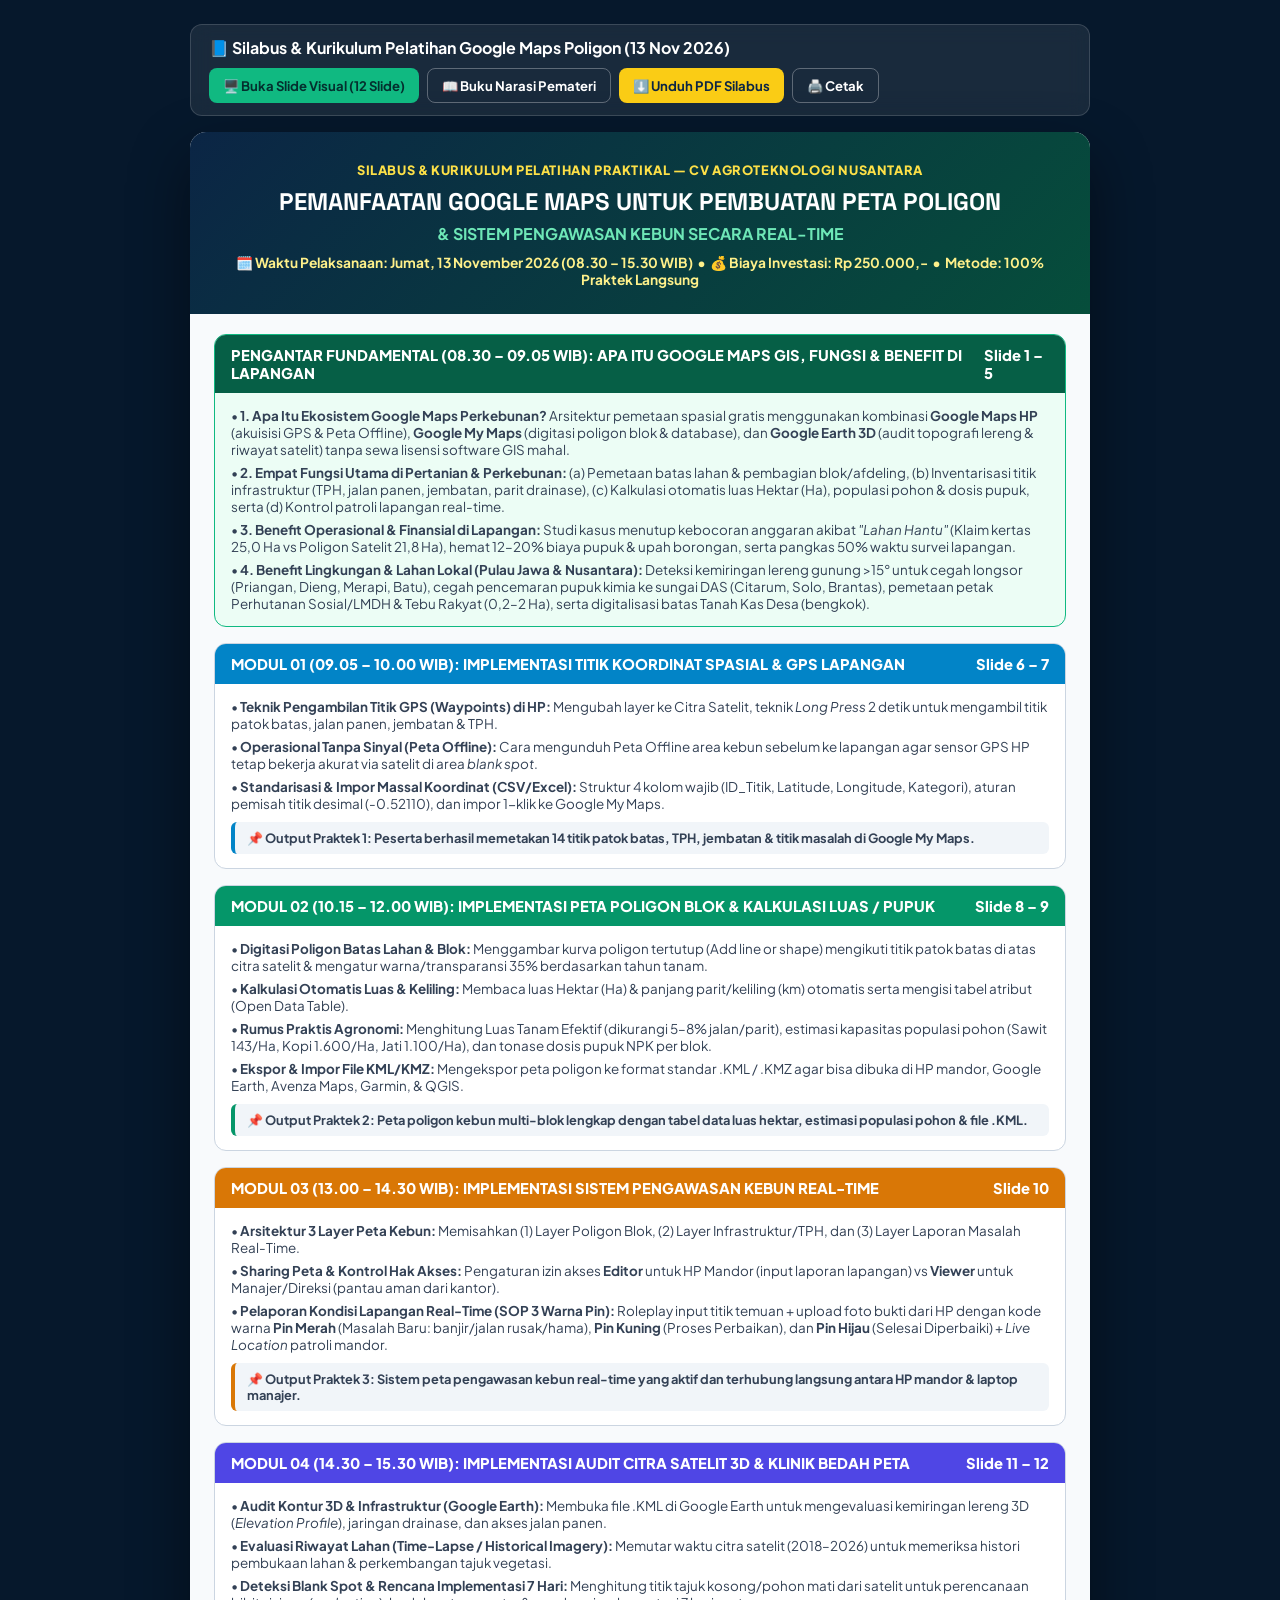
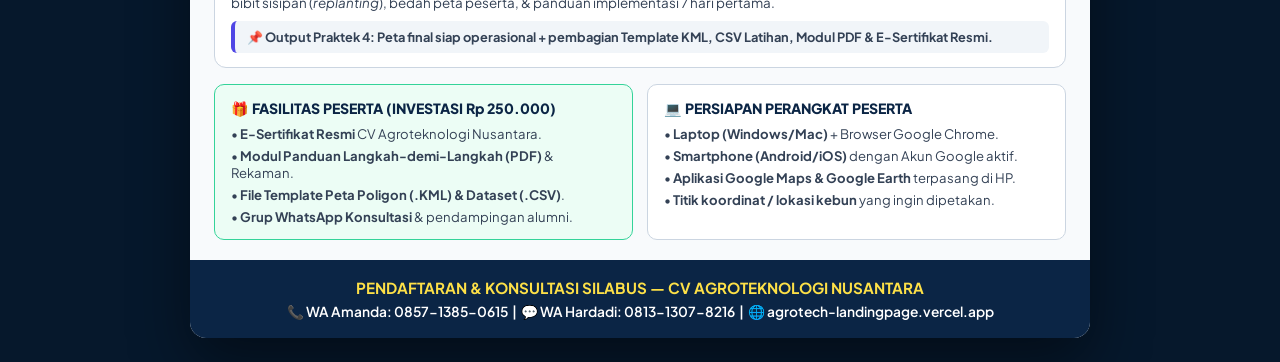
<file: silabus-googlemaps-13nov.html>
<!DOCTYPE html>
<html lang="id">
<head>
  <meta charset="UTF-8">
  <meta name="viewport" content="width=device-width, initial-scale=1.0">
  <title>Silabus Resmi Pelatihan Google Maps Poligon (13 Nov 2026) — CV Agroteknologi Nusantara</title>
  <link rel="preconnect" href="https://fonts.googleapis.com">
  <link rel="preconnect" href="https://fonts.gstatic.com" crossorigin>
  <link href="https://fonts.googleapis.com/css2?family=Plus+Jakarta+Sans:wght@400;500;600;700;800&family=Space+Grotesk:wght@700&display=swap" rel="stylesheet">
  <style>
    :root {
      --navy: #0B2545;
      --forest: #064E3B;
      --gold: #F59E0B;
      --sky: #0284C7;
      --emerald: #059669;
    }
    * { margin: 0; padding: 0; box-sizing: border-box; font-family: 'Plus Jakarta Sans', sans-serif; }
    body {
      background: #06182C;
      min-height: 100vh;
      display: flex;
      flex-direction: column;
      align-items: center;
      padding: 24px 16px;
      color: #0F172A;
    }
    .toolbar {
      width: 100%;
      max-width: 900px;
      display: flex;
      justify-content: space-between;
      align-items: center;
      flex-wrap: wrap;
      gap: 10px;
      margin-bottom: 16px;
      padding: 12px 18px;
      background: rgba(255, 255, 255, 0.08);
      backdrop-filter: blur(10px);
      border-radius: 12px;
      border: 1px solid rgba(255, 255, 255, 0.15);
      color: #FFFFFF;
    }
    .btn {
      display: inline-flex;
      align-items: center;
      gap: 6px;
      padding: 8px 14px;
      border-radius: 8px;
      font-weight: 700;
      font-size: 0.82rem;
      cursor: pointer;
      text-decoration: none;
      border: none;
    }
    .btn-gold { background: #FACC15; color: #0B2545; }
    .btn-green { background: #10B981; color: #042F2E; }
    .btn-outline { background: transparent; color: #FFFFFF; border: 1px solid rgba(255, 255, 255, 0.3); }
    .sheet {
      width: 100%;
      max-width: 900px;
      background: #F8FAFC;
      border-radius: 16px;
      box-shadow: 0 25px 60px rgba(0, 0, 0, 0.45);
      overflow: hidden;
    }
    .header {
      background: linear-gradient(135deg, #0B2545 0%, #064E3B 100%);
      color: #FFFFFF;
      padding: 26px 24px;
      text-align: center;
    }
    .header .tag {
      display: inline-block;
      color: #FDE047;
      font-weight: 800;
      font-size: 0.8rem;
      letter-spacing: 0.6px;
      margin-bottom: 8px;
    }
    .header h1 {
      font-family: 'Space Grotesk', sans-serif;
      font-size: 1.5rem;
      line-height: 1.3;
      margin-bottom: 6px;
    }
    .header .sub {
      color: #6EE7B7;
      font-weight: 700;
      font-size: 1rem;
      margin-bottom: 10px;
    }
    .header .meta {
      font-size: 0.86rem;
      color: #FEF08A;
      font-weight: 700;
    }
    .content { padding: 20px 24px; display: flex; flex-direction: column; gap: 16px; }
    .pilar-card {
      border-radius: 12px;
      overflow: hidden;
      border: 1.5px solid #CBD5E1;
      background: #FFFFFF;
    }
    .pilar-header {
      padding: 11px 16px;
      color: #FFFFFF;
      font-weight: 800;
      font-size: 0.92rem;
      display: flex;
      justify-content: space-between;
      align-items: center;
    }
    .pilar-body {
      padding: 14px 16px;
      display: flex;
      flex-direction: column;
      gap: 10px;
      font-size: 0.84rem;
      color: #334155;
    }
    .pilar-body ul {
      list-style: none;
      display: flex;
      flex-direction: column;
      gap: 6px;
    }
    .pilar-output {
      background: #F1F5F9;
      padding: 8px 12px;
      border-radius: 6px;
      font-weight: 700;
      font-size: 0.8rem;
      border-left: 4px solid #0284C7;
    }
    .grid-2 { display: grid; grid-template-columns: 1fr 1fr; gap: 14px; }
    @media (max-width: 680px) { .grid-2 { grid-template-columns: 1fr; } }
    .info-box {
      background: #FFFFFF;
      border: 1.5px solid #CBD5E1;
      border-radius: 10px;
      padding: 14px 16px;
    }
    .info-box h4 { font-size: 0.88rem; color: var(--navy); margin-bottom: 8px; font-weight: 800; }
    .info-box ul { list-style: none; display: flex; flex-direction: column; gap: 5px; font-size: 0.82rem; color: #334155; }
    .footer {
      background: var(--navy);
      color: #FFFFFF;
      padding: 18px 24px;
      text-align: center;
    }
    .footer h3 { font-size: 0.95rem; color: #FDE047; margin-bottom: 6px; }
    .footer p { font-size: 0.86rem; color: #FFFFFF; font-weight: 600; }
    @media print {
      body { background: transparent; padding: 0; }
      .toolbar { display: none !important; }
      .sheet { max-width: 100%; box-shadow: none; border-radius: 0; }
    }
  </style>
</head>
<body>
  <div class="toolbar">
    <div>
      <strong>📘 Silabus &amp; Kurikulum Pelatihan Google Maps Poligon (13 Nov 2026)</strong>
    </div>
    <div style="display:flex; gap:8px; flex-wrap:wrap;">
      <a href="/slide-pemateri-googlemaps-13nov" class="btn btn-green">🖥️ Buka Slide Visual (12 Slide)</a>
      <a href="/naskah-narasi-pemateri-13nov" class="btn btn-outline">📖 Buku Narasi Pemateri</a>
      <a href="Silabus_Pelatihan_GoogleMaps_Poligon_Agrotech.pdf" download class="btn btn-gold">⬇️ Unduh PDF Silabus</a>
      <button onclick="window.print()" class="btn btn-outline">🖨️ Cetak</button>
    </div>
  </div>

  <div class="sheet">
    <div class="header">
      <div class="tag">SILABUS &amp; KURIKULUM PELATIHAN PRAKTIKAL — CV AGROTEKNOLOGI NUSANTARA</div>
      <h1>PEMANFAATAN GOOGLE MAPS UNTUK PEMBUATAN PETA POLIGON</h1>
      <div class="sub">&amp; SISTEM PENGAWASAN KEBUN SECARA REAL-TIME</div>
      <div class="meta">🗓️ Waktu Pelaksanaan: Jumat, 13 November 2026 (08.30 – 15.30 WIB) &nbsp;&bull;&nbsp; 💰 Biaya Investasi: Rp 250.000,- &nbsp;&bull;&nbsp; Metode: 100% Praktek Langsung</div>
    </div>

    <div class="content">
      <!-- BAGIAN PENDAHULUAN: APA ITU, FUNGSI, & BENEFIT -->
      <div class="pilar-card" style="border-color:#10B981; background:#ECFDF5;">
        <div class="pilar-header" style="background:#065F46;">
          <span>PENGANTAR FUNDAMENTAL (08.30 – 09.05 WIB): APA ITU GOOGLE MAPS GIS, FUNGSI &amp; BENEFIT DI LAPANGAN</span>
          <span>Slide 1 – 5</span>
        </div>
        <div class="pilar-body">
          <ul>
            <li>• <b>1. Apa Itu Ekosistem Google Maps Perkebunan?</b> Arsitektur pemetaan spasial gratis menggunakan kombinasi <b>Google Maps HP</b> (akuisisi GPS &amp; Peta Offline), <b>Google My Maps</b> (digitasi poligon blok &amp; database), dan <b>Google Earth 3D</b> (audit topografi lereng &amp; riwayat satelit) tanpa sewa lisensi software GIS mahal.</li>
            <li>• <b>2. Empat Fungsi Utama di Pertanian &amp; Perkebunan:</b> (a) Pemetaan batas lahan &amp; pembagian blok/afdeling, (b) Inventarisasi titik infrastruktur (TPH, jalan panen, jembatan, parit drainase), (c) Kalkulasi otomatis luas Hektar (Ha), populasi pohon &amp; dosis pupuk, serta (d) Kontrol patroli lapangan real-time.</li>
            <li>• <b>3. Benefit Operasional &amp; Finansial di Lapangan:</b> Studi kasus menutup kebocoran anggaran akibat <i>"Lahan Hantu"</i> (Klaim kertas 25,0 Ha vs Poligon Satelit 21,8 Ha), hemat 12–20% biaya pupuk &amp; upah borongan, serta pangkas 50% waktu survei lapangan.</li>
            <li>• <b>4. Benefit Lingkungan &amp; Lahan Lokal (Pulau Jawa &amp; Nusantara):</b> Deteksi kemiringan lereng gunung &gt;15° untuk cegah longsor (Priangan, Dieng, Merapi, Batu), cegah pencemaran pupuk kimia ke sungai DAS (Citarum, Solo, Brantas), pemetaan petak Perhutanan Sosial/LMDH &amp; Tebu Rakyat (0,2–2 Ha), serta digitalisasi batas Tanah Kas Desa (bengkok).</li>
          </ul>
        </div>
      </div>

      <!-- MODUL 01 -->
      <div class="pilar-card">
        <div class="pilar-header" style="background:#0284C7;">
          <span>MODUL 01 (09.05 – 10.00 WIB): IMPLEMENTASI TITIK KOORDINAT SPASIAL &amp; GPS LAPANGAN</span>
          <span>Slide 6 – 7</span>
        </div>
        <div class="pilar-body">
          <ul>
            <li>• <b>Teknik Pengambilan Titik GPS (Waypoints) di HP:</b> Mengubah layer ke Citra Satelit, teknik <i>Long Press</i> 2 detik untuk mengambil titik patok batas, jalan panen, jembatan &amp; TPH.</li>
            <li>• <b>Operasional Tanpa Sinyal (Peta Offline):</b> Cara mengunduh Peta Offline area kebun sebelum ke lapangan agar sensor GPS HP tetap bekerja akurat via satelit di area <i>blank spot</i>.</li>
            <li>• <b>Standarisasi &amp; Impor Massal Koordinat (CSV/Excel):</b> Struktur 4 kolom wajib (<code>ID_Titik, Latitude, Longitude, Kategori</code>), aturan pemisah titik desimal (<code>-0.52110</code>), dan impor 1-klik ke Google My Maps.</li>
          </ul>
          <div class="pilar-output">📌 Output Praktek 1: Peserta berhasil memetakan 14 titik patok batas, TPH, jembatan &amp; titik masalah di Google My Maps.</div>
        </div>
      </div>

      <!-- MODUL 02 -->
      <div class="pilar-card">
        <div class="pilar-header" style="background:#059669;">
          <span>MODUL 02 (10.15 – 12.00 WIB): IMPLEMENTASI PETA POLIGON BLOK &amp; KALKULASI LUAS / PUPUK</span>
          <span>Slide 8 – 9</span>
        </div>
        <div class="pilar-body">
          <ul>
            <li>• <b>Digitasi Poligon Batas Lahan &amp; Blok:</b> Menggambar kurva poligon tertutup (<code>Add line or shape</code>) mengikuti titik patok batas di atas citra satelit &amp; mengatur warna/transparansi 35% berdasarkan tahun tanam.</li>
            <li>• <b>Kalkulasi Otomatis Luas &amp; Keliling:</b> Membaca luas Hektar (Ha) &amp; panjang parit/keliling (km) otomatis serta mengisi tabel atribut (<code>Open Data Table</code>).</li>
            <li>• <b>Rumus Praktis Agronomi:</b> Menghitung Luas Tanam Efektif (dikurangi 5–8% jalan/parit), estimasi kapasitas populasi pohon (Sawit 143/Ha, Kopi 1.600/Ha, Jati 1.100/Ha), dan tonase dosis pupuk NPK per blok.</li>
            <li>• <b>Ekspor &amp; Impor File KML/KMZ:</b> Mengekspor peta poligon ke format standar <code>.KML / .KMZ</code> agar bisa dibuka di HP mandor, Google Earth, Avenza Maps, Garmin, &amp; QGIS.</li>
          </ul>
          <div class="pilar-output" style="border-left-color:#059669;">📌 Output Praktek 2: Peta poligon kebun multi-blok lengkap dengan tabel data luas hektar, estimasi populasi pohon &amp; file .KML.</div>
        </div>
      </div>

      <!-- MODUL 03 -->
      <div class="pilar-card">
        <div class="pilar-header" style="background:#D97706;">
          <span>MODUL 03 (13.00 – 14.30 WIB): IMPLEMENTASI SISTEM PENGAWASAN KEBUN REAL-TIME</span>
          <span>Slide 10</span>
        </div>
        <div class="pilar-body">
          <ul>
            <li>• <b>Arsitektur 3 Layer Peta Kebun:</b> Memisahkan (1) Layer Poligon Blok, (2) Layer Infrastruktur/TPH, dan (3) Layer Laporan Masalah Real-Time.</li>
            <li>• <b>Sharing Peta &amp; Kontrol Hak Akses:</b> Pengaturan izin akses <b>Editor</b> untuk HP Mandor (input laporan lapangan) vs <b>Viewer</b> untuk Manajer/Direksi (pantau aman dari kantor).</li>
            <li>• <b>Pelaporan Kondisi Lapangan Real-Time (SOP 3 Warna Pin):</b> Roleplay input titik temuan + upload foto bukti dari HP dengan kode warna <b>Pin Merah</b> (Masalah Baru: banjir/jalan rusak/hama), <b>Pin Kuning</b> (Proses Perbaikan), dan <b>Pin Hijau</b> (Selesai Diperbaiki) + <i>Live Location</i> patroli mandor.</li>
          </ul>
          <div class="pilar-output" style="border-left-color:#D97706;">📌 Output Praktek 3: Sistem peta pengawasan kebun real-time yang aktif dan terhubung langsung antara HP mandor &amp; laptop manajer.</div>
        </div>
      </div>

      <!-- MODUL 04 -->
      <div class="pilar-card">
        <div class="pilar-header" style="background:#4F46E5;">
          <span>MODUL 04 (14.30 – 15.30 WIB): IMPLEMENTASI AUDIT CITRA SATELIT 3D &amp; KLINIK BEDAH PETA</span>
          <span>Slide 11 – 12</span>
        </div>
        <div class="pilar-body">
          <ul>
            <li>• <b>Audit Kontur 3D &amp; Infrastruktur (Google Earth):</b> Membuka file <code>.KML</code> di Google Earth untuk mengevaluasi kemiringan lereng 3D (<i>Elevation Profile</i>), jaringan drainase, dan akses jalan panen.</li>
            <li>• <b>Evaluasi Riwayat Lahan (Time-Lapse / Historical Imagery):</b> Memutar waktu citra satelit (2018–2026) untuk memeriksa histori pembukaan lahan &amp; perkembangan tajuk vegetasi.</li>
            <li>• <b>Deteksi Blank Spot &amp; Rencana Implementasi 7 Hari:</b> Menghitung titik tajuk kosong/pohon mati dari satelit untuk perencanaan bibit sisipan (<i>replanting</i>), bedah peta peserta, &amp; panduan implementasi 7 hari pertama.</li>
          </ul>
          <div class="pilar-output" style="border-left-color:#4F46E5;">📌 Output Praktek 4: Peta final siap operasional + pembagian Template KML, CSV Latihan, Modul PDF &amp; E-Sertifikat Resmi.</div>
        </div>
      </div>

      <div class="grid-2">
        <div class="info-box" style="background:#ECFDF5; border-color:#34D399;">
          <h4>🎁 FASILITAS PESERTA (INVESTASI Rp 250.000)</h4>
          <ul>
            <li>• <b>E-Sertifikat Resmi</b> CV Agroteknologi Nusantara.</li>
            <li>• <b>Modul Panduan Langkah-demi-Langkah (PDF)</b> &amp; Rekaman.</li>
            <li>• <b>File Template Peta Poligon (.KML) &amp; Dataset (.CSV)</b>.</li>
            <li>• <b>Grup WhatsApp Konsultasi</b> &amp; pendampingan alumni.</li>
          </ul>
        </div>
        <div class="info-box">
          <h4>💻 PERSIAPAN PERANGKAT PESERTA</h4>
          <ul>
            <li>• <b>Laptop (Windows/Mac)</b> + Browser Google Chrome.</li>
            <li>• <b>Smartphone (Android/iOS)</b> dengan Akun Google aktif.</li>
            <li>• <b>Aplikasi Google Maps &amp; Google Earth</b> terpasang di HP.</li>
            <li>• <b>Titik koordinat / lokasi kebun</b> yang ingin dipetakan.</li>
          </ul>
        </div>
      </div>
    </div>

    <div class="footer">
      <h3>PENDAFTARAN &amp; KONSULTASI SILABUS — CV AGROTEKNOLOGI NUSANTARA</h3>
      <p>📞 WA Amanda: 0857-1385-0615 &nbsp;|&nbsp; 💬 WA Hardadi: 0813-1307-8216 &nbsp;|&nbsp; 🌐 agrotech-landingpage.vercel.app</p>
    </div>
  </div>
</body>
</html>
</file>
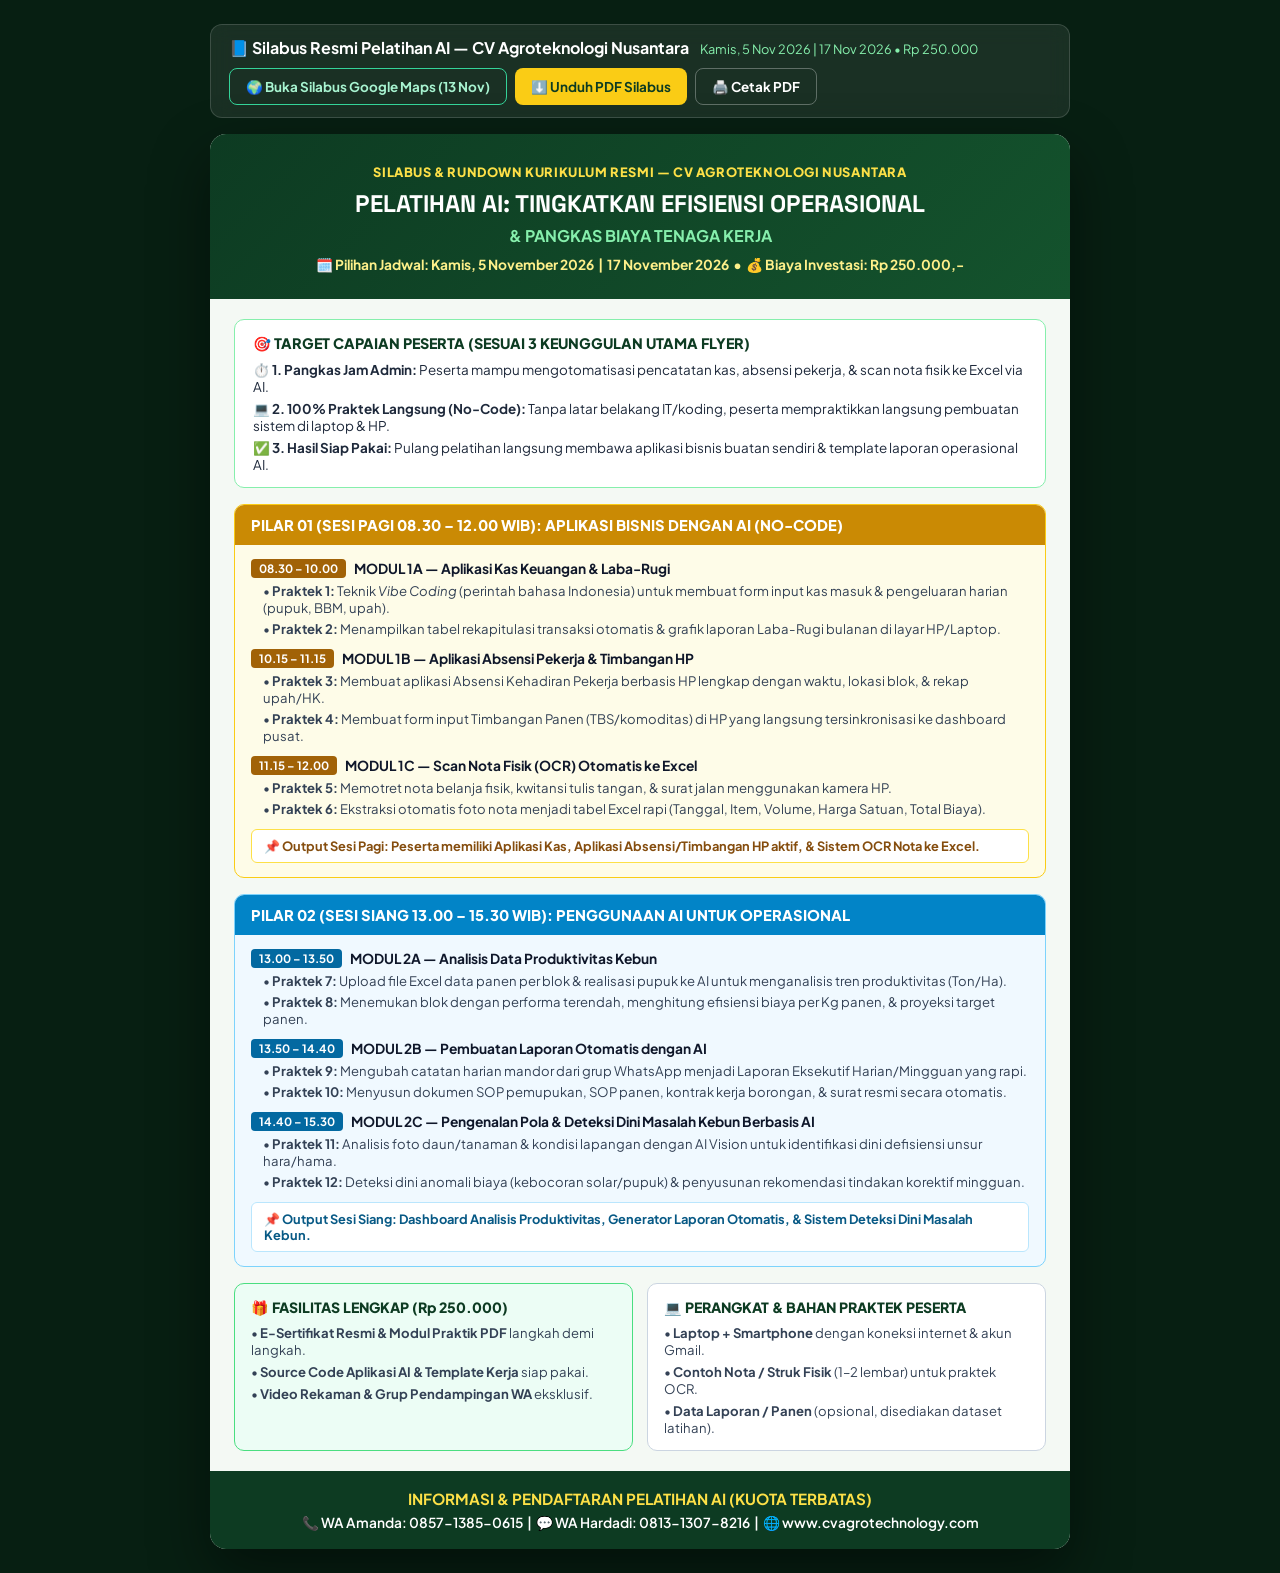
<file: silabus-pelatihan.html>
<!DOCTYPE html>
<html lang="id">
<head>
  <meta charset="UTF-8">
  <meta name="viewport" content="width=device-width, initial-scale=1.0">
  <title>Silabus Pelatihan AI — CV Agroteknologi Nusantara</title>
  <link rel="preconnect" href="https://fonts.googleapis.com">
  <link rel="preconnect" href="https://fonts.gstatic.com" crossorigin>
  <link href="https://fonts.googleapis.com/css2?family=Plus+Jakarta+Sans:wght@400;500;600;700;800&family=Space+Grotesk:wght@700&display=swap" rel="stylesheet">
  <style>
    :root {
      --forest: #0D3B22;
      --gold: #CA8A04;
      --sky: #0284C7;
      --emerald: #16A34A;
    }
    * { margin: 0; padding: 0; box-sizing: border-box; font-family: 'Plus Jakarta Sans', sans-serif; }
    body {
      background: #071F12;
      min-height: 100vh;
      display: flex;
      flex-direction: column;
      align-items: center;
      padding: 24px 16px;
      color: #0F172A;
    }
    .toolbar {
      width: 100%;
      max-width: 860px;
      display: flex;
      justify-content: space-between;
      align-items: center;
      flex-wrap: wrap;
      gap: 10px;
      margin-bottom: 16px;
      padding: 12px 18px;
      background: rgba(255, 255, 255, 0.08);
      backdrop-filter: blur(10px);
      border-radius: 12px;
      border: 1px solid rgba(255, 255, 255, 0.15);
      color: #FFFFFF;
    }
    .btn {
      display: inline-flex;
      align-items: center;
      gap: 8px;
      padding: 9px 16px;
      border-radius: 8px;
      font-weight: 700;
      font-size: 0.84rem;
      cursor: pointer;
      text-decoration: none;
      border: none;
      transition: all 0.2s;
    }
    .btn-gold { background: #FACC15; color: #0D3B22; }
    .btn-outline { background: transparent; color: #FFFFFF; border: 1px solid rgba(255, 255, 255, 0.3); }
    .sheet {
      width: 100%;
      max-width: 860px;
      background: #F4F9F4;
      border-radius: 16px;
      box-shadow: 0 25px 60px rgba(0, 0, 0, 0.45);
      overflow: hidden;
    }
    .header {
      background: linear-gradient(135deg, #0D3B22 0%, #14532D 100%);
      color: #FFFFFF;
      padding: 26px 24px;
      text-align: center;
    }
    .header .tag {
      display: inline-block;
      color: #FDE047;
      font-weight: 800;
      font-size: 0.8rem;
      letter-spacing: 0.6px;
      margin-bottom: 8px;
    }
    .header h1 {
      font-family: 'Space Grotesk', sans-serif;
      font-size: 1.5rem;
      line-height: 1.3;
      margin-bottom: 6px;
    }
    .header .sub {
      color: #86EFAC;
      font-weight: 700;
      font-size: 1rem;
      margin-bottom: 10px;
    }
    .header .meta {
      font-size: 0.86rem;
      color: #FEF08A;
      font-weight: 700;
    }
    .content { padding: 20px 24px; display: flex; flex-direction: column; gap: 16px; }
    .outcomes {
      background: #FFFFFF;
      border: 1.5px solid #86EFAC;
      border-radius: 10px;
      padding: 14px 18px;
    }
    .outcomes h3 { font-size: 0.9rem; color: var(--forest); margin-bottom: 8px; font-weight: 800; }
    .outcomes ul { list-style: none; display: flex; flex-direction: column; gap: 5px; font-size: 0.84rem; color: #1E293B; }
    .pilar-card {
      border-radius: 10px;
      overflow: hidden;
      border: 1.5px solid #E2E8F0;
    }
    .pilar-header {
      padding: 11px 16px;
      color: #FFFFFF;
      font-weight: 800;
      font-size: 0.92rem;
      display: flex;
      justify-content: space-between;
      align-items: center;
    }
    .pilar-body {
      padding: 14px 16px;
      display: flex;
      flex-direction: column;
      gap: 12px;
      font-size: 0.84rem;
      color: #334155;
    }
    .sub-modul h4 {
      font-size: 0.86rem;
      color: #0F172A;
      margin-bottom: 4px;
      display: flex;
      align-items: center;
      gap: 8px;
    }
    .badge-time {
      background: #0D3B22;
      color: #FFFFFF;
      font-size: 0.72rem;
      padding: 2px 8px;
      border-radius: 4px;
    }
    .sub-modul ul {
      list-style: none;
      padding-left: 12px;
      display: flex;
      flex-direction: column;
      gap: 4px;
      font-size: 0.82rem;
    }
    .pilar-output {
      background: #FFFFFF;
      padding: 8px 12px;
      border-radius: 6px;
      font-weight: 700;
      font-size: 0.8rem;
      border: 1px solid rgba(0,0,0,0.1);
    }
    .grid-2 { display: grid; grid-template-columns: 1fr 1fr; gap: 14px; }
    .info-box {
      background: #FFFFFF;
      border: 1.5px solid #CBD5E1;
      border-radius: 10px;
      padding: 14px 16px;
    }
    .info-box h4 { font-size: 0.88rem; color: var(--forest); margin-bottom: 8px; font-weight: 800; }
    .info-box ul { list-style: none; display: flex; flex-direction: column; gap: 5px; font-size: 0.82rem; color: #334155; }
    .footer {
      background: var(--forest);
      color: #FFFFFF;
      padding: 18px 24px;
      text-align: center;
    }
    .footer h3 { font-size: 0.95rem; color: #FDE047; margin-bottom: 6px; }
    .footer p { font-size: 0.86rem; color: #FFFFFF; font-weight: 600; }
    @media print {
      body { background: transparent; padding: 0; }
      .toolbar { display: none !important; }
      .sheet { max-width: 100%; box-shadow: none; border-radius: 0; }
    }
    @media (max-width: 640px) { .grid-2 { grid-template-columns: 1fr; } }
  </style>
</head>
<body>
  <div class="toolbar">
    <div>
      <strong>📘 Silabus Resmi Pelatihan AI — CV Agroteknologi Nusantara</strong>
      <span style="font-size:0.8rem; color:#86EFAC; margin-left:8px;">Kamis, 5 Nov 2026 | 17 Nov 2026 • Rp 250.000</span>
    </div>
    <div style="display:flex; gap:8px; flex-wrap:wrap;">
      <a href="/silabus-googlemaps-13nov" class="btn btn-outline" style="border-color:#34D399; color:#A7F3D0;">🌍 Buka Silabus Google Maps (13 Nov)</a>
      <a href="Silabus_Pelatihan_AI_Agroteknologi_Nusantara.pdf" download class="btn btn-gold">⬇️ Unduh PDF Silabus</a>
      <button onclick="window.print()" class="btn btn-outline">🖨️ Cetak PDF</button>
    </div>
  </div>

  <div class="sheet">
    <div class="header">
      <div class="tag">SILABUS & RUNDOWN KURIKULUM RESMI — CV AGROTEKNOLOGI NUSANTARA</div>
      <h1>PELATIHAN AI: TINGKATKAN EFISIENSI OPERASIONAL</h1>
      <div class="sub">& PANGKAS BIAYA TENAGA KERJA</div>
      <div class="meta">🗓️ Pilihan Jadwal: Kamis, 5 November 2026 &nbsp;|&nbsp; 17 November 2026 &nbsp;&bull;&nbsp; 💰 Biaya Investasi: Rp 250.000,-</div>
    </div>

    <div class="content">
      <div class="outcomes">
        <h3>🎯 TARGET CAPAIAN PESERTA (SESUAI 3 KEUNGGULAN UTAMA FLYER)</h3>
        <ul>
          <li>⏱️ <b>1. Pangkas Jam Admin:</b> Peserta mampu mengotomatisasi pencatatan kas, absensi pekerja, & scan nota fisik ke Excel via AI.</li>
          <li>💻 <b>2. 100% Praktek Langsung (No-Code):</b> Tanpa latar belakang IT/koding, peserta mempraktikkan langsung pembuatan sistem di laptop & HP.</li>
          <li>✅ <b>3. Hasil Siap Pakai:</b> Pulang pelatihan langsung membawa aplikasi bisnis buatan sendiri & template laporan operasional AI.</li>
        </ul>
      </div>

      <!-- PILAR 1 (YELLOW CARD MATCHING FLYER) -->
      <div class="pilar-card" style="background:#FEFCE8; border-color:#FACC15;">
        <div class="pilar-header" style="background:#CA8A04;">
          <span>PILAR 01 (SESI PAGI 08.30 – 12.00 WIB): APLIKASI BISNIS DENGAN AI (NO-CODE)</span>
        </div>
        <div class="pilar-body">
          <div class="sub-modul">
            <h4><span class="badge-time" style="background:#A16207;">08.30 – 10.00</span> MODUL 1A — Aplikasi Kas Keuangan & Laba-Rugi</h4>
            <ul>
              <li>• <b>Praktek 1:</b> Teknik <i>Vibe Coding</i> (perintah bahasa Indonesia) untuk membuat form input kas masuk & pengeluaran harian (pupuk, BBM, upah).</li>
              <li>• <b>Praktek 2:</b> Menampilkan tabel rekapitulasi transaksi otomatis & grafik laporan Laba-Rugi bulanan di layar HP/Laptop.</li>
            </ul>
          </div>
          <div class="sub-modul">
            <h4><span class="badge-time" style="background:#A16207;">10.15 – 11.15</span> MODUL 1B — Aplikasi Absensi Pekerja & Timbangan HP</h4>
            <ul>
              <li>• <b>Praktek 3:</b> Membuat aplikasi Absensi Kehadiran Pekerja berbasis HP lengkap dengan waktu, lokasi blok, & rekap upah/HK.</li>
              <li>• <b>Praktek 4:</b> Membuat form input Timbangan Panen (TBS/komoditas) di HP yang langsung tersinkronisasi ke dashboard pusat.</li>
            </ul>
          </div>
          <div class="sub-modul">
            <h4><span class="badge-time" style="background:#A16207;">11.15 – 12.00</span> MODUL 1C — Scan Nota Fisik (OCR) Otomatis ke Excel</h4>
            <ul>
              <li>• <b>Praktek 5:</b> Memotret nota belanja fisik, kwitansi tulis tangan, & surat jalan menggunakan kamera HP.</li>
              <li>• <b>Praktek 6:</b> Ekstraksi otomatis foto nota menjadi tabel Excel rapi (Tanggal, Item, Volume, Harga Satuan, Total Biaya).</li>
            </ul>
          </div>
          <div class="pilar-output" style="color:#854D0E; border-color:#FDE047;">📌 Output Sesi Pagi: Peserta memiliki Aplikasi Kas, Aplikasi Absensi/Timbangan HP aktif, & Sistem OCR Nota ke Excel.</div>
        </div>
      </div>

      <!-- PILAR 2 (BLUE CARD MATCHING FLYER) -->
      <div class="pilar-card" style="background:#F0F9FF; border-color:#7DD3FC;">
        <div class="pilar-header" style="background:#0284C7;">
          <span>PILAR 02 (SESI SIANG 13.00 – 15.30 WIB): PENGGUNAAN AI UNTUK OPERASIONAL</span>
        </div>
        <div class="pilar-body">
          <div class="sub-modul">
            <h4><span class="badge-time" style="background:#0369A1;">13.00 – 13.50</span> MODUL 2A — Analisis Data Produktivitas Kebun</h4>
            <ul>
              <li>• <b>Praktek 7:</b> Upload file Excel data panen per blok & realisasi pupuk ke AI untuk menganalisis tren produktivitas (Ton/Ha).</li>
              <li>• <b>Praktek 8:</b> Menemukan blok dengan performa terendah, menghitung efisiensi biaya per Kg panen, & proyeksi target panen.</li>
            </ul>
          </div>
          <div class="sub-modul">
            <h4><span class="badge-time" style="background:#0369A1;">13.50 – 14.40</span> MODUL 2B — Pembuatan Laporan Otomatis dengan AI</h4>
            <ul>
              <li>• <b>Praktek 9:</b> Mengubah catatan harian mandor dari grup WhatsApp menjadi Laporan Eksekutif Harian/Mingguan yang rapi.</li>
              <li>• <b>Praktek 10:</b> Menyusun dokumen SOP pemupukan, SOP panen, kontrak kerja borongan, & surat resmi secara otomatis.</li>
            </ul>
          </div>
          <div class="sub-modul">
            <h4><span class="badge-time" style="background:#0369A1;">14.40 – 15.30</span> MODUL 2C — Pengenalan Pola & Deteksi Dini Masalah Kebun Berbasis AI</h4>
            <ul>
              <li>• <b>Praktek 11:</b> Analisis foto daun/tanaman & kondisi lapangan dengan AI Vision untuk identifikasi dini defisiensi unsur hara/hama.</li>
              <li>• <b>Praktek 12:</b> Deteksi dini anomali biaya (kebocoran solar/pupuk) & penyusunan rekomendasi tindakan korektif mingguan.</li>
            </ul>
          </div>
          <div class="pilar-output" style="color:#075985; border-color:#BAE6FD;">📌 Output Sesi Siang: Dashboard Analisis Produktivitas, Generator Laporan Otomatis, & Sistem Deteksi Dini Masalah Kebun.</div>
        </div>
      </div>

      <div class="grid-2">
        <div class="info-box" style="background:#ECFDF5; border-color:#4ADE80;">
          <h4>🎁 FASILITAS LENGKAP (Rp 250.000)</h4>
          <ul>
            <li>• <b>E-Sertifikat Resmi & Modul Praktik PDF</b> langkah demi langkah.</li>
            <li>• <b>Source Code Aplikasi AI & Template Kerja</b> siap pakai.</li>
            <li>• <b>Video Rekaman & Grup Pendampingan WA</b> eksklusif.</li>
          </ul>
        </div>
        <div class="info-box">
          <h4>💻 PERANGKAT & BAHAN PRAKTEK PESERTA</h4>
          <ul>
            <li>• <b>Laptop + Smartphone</b> dengan koneksi internet & akun Gmail.</li>
            <li>• <b>Contoh Nota / Struk Fisik</b> (1–2 lembar) untuk praktek OCR.</li>
            <li>• <b>Data Laporan / Panen</b> (opsional, disediakan dataset latihan).</li>
          </ul>
        </div>
      </div>
    </div>

    <div class="footer">
      <h3>INFORMASI & PENDAFTARAN PELATIHAN AI (KUOTA TERBATAS)</h3>
      <p>📞 WA Amanda: 0857-1385-0615 &nbsp;|&nbsp; 💬 WA Hardadi: 0813-1307-8216 &nbsp;|&nbsp; 🌐 www.cvagrotechnology.com</p>
    </div>
  </div>
</body>
</html>
</file>
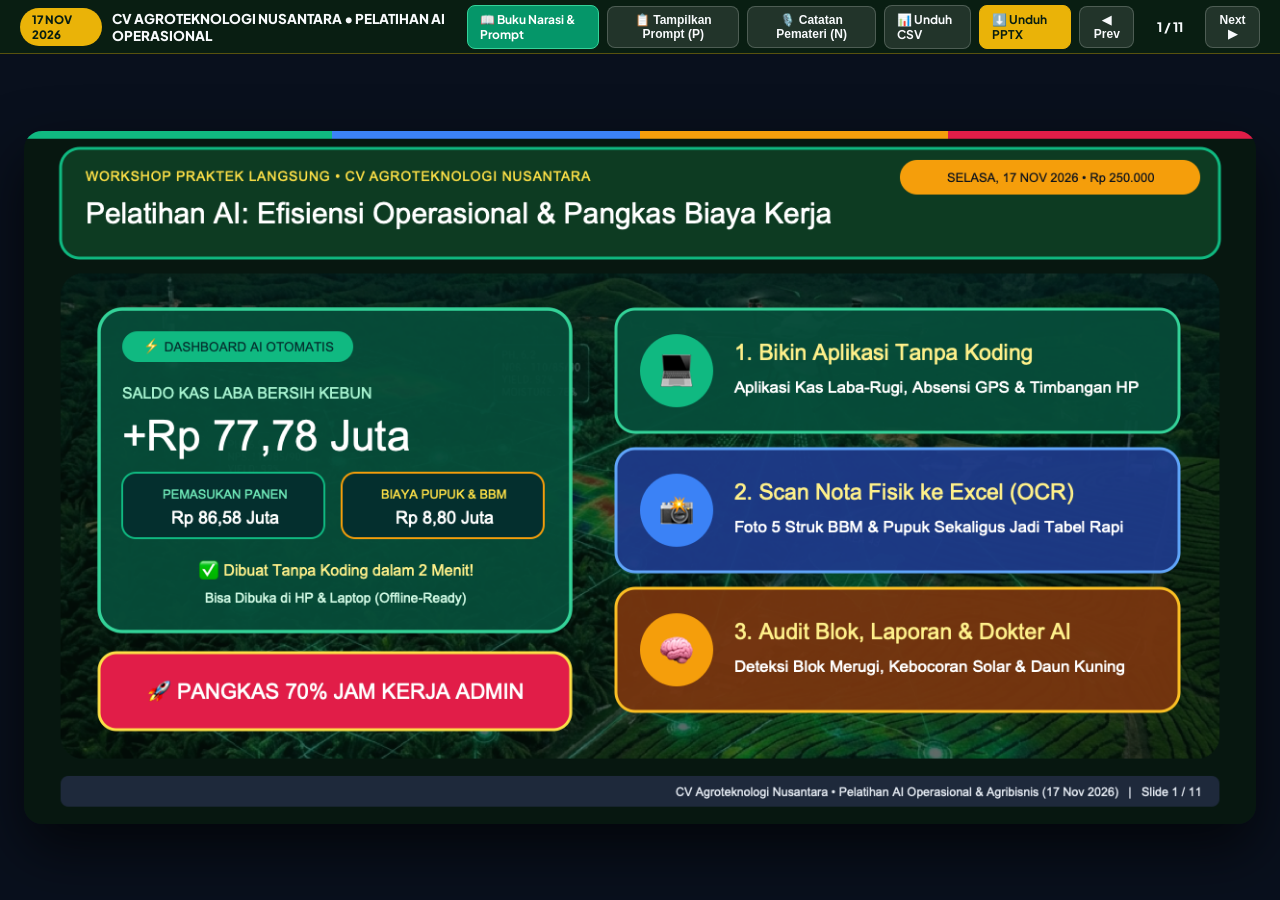
<file: slide-pemateri-17nov.html>
<!DOCTYPE html>
<html lang="id">
<head>
  <meta charset="UTF-8" />
  <meta name="viewport" content="width=device-width, initial-scale=1.0" />
  <title>Slide Visual Pelatihan AI (17 Nov 2026) — CV Agroteknologi Nusantara</title>
  <link rel="preconnect" href="https://fonts.googleapis.com">
  <link rel="preconnect" href="https://fonts.gstatic.com" crossorigin>
  <link href="https://fonts.googleapis.com/css2?family=Plus+Jakarta+Sans:wght@500;600;700;800&display=swap" rel="stylesheet">
  <style>
    * { box-sizing: border-box; margin: 0; padding: 0; }
    body {
      font-family: 'Plus Jakarta Sans', -apple-system, BlinkMacSystemFont, sans-serif;
      background: #09101D;
      color: #F8FAFC;
      height: 100vh;
      display: flex;
      flex-direction: column;
      overflow: hidden;
    }
    .topbar {
      height: 54px;
      background: #091E12;
      border-bottom: 1px solid rgba(234,179,8,0.35);
      display: flex;
      align-items: center;
      justify-content: space-between;
      padding: 0 20px;
      flex-shrink: 0;
    }
    .brand {
      display: flex;
      align-items: center;
      gap: 10px;
      font-weight: 800;
      font-size: 13.5px;
    }
    .brand-badge {
      background: #EAB308;
      color: #091E12;
      padding: 4px 12px;
      border-radius: 999px;
      font-size: 11.5px;
      font-weight: 800;
    }
    .controls {
      display: flex;
      align-items: center;
      gap: 8px;
    }
    .btn {
      background: rgba(255,255,255,0.1);
      color: #F8FAFC;
      border: 1px solid rgba(255,255,255,0.2);
      padding: 6px 12px;
      border-radius: 8px;
      font-weight: 700;
      font-size: 12px;
      cursor: pointer;
      text-decoration: none;
    }
    .btn:hover { background: rgba(255,255,255,0.2); }
    .btn-gold {
      background: #EAB308;
      color: #091E12;
      border-color: #EAB308;
    }
    .btn-green {
      background: #059669;
      color: #FFFFFF;
      border-color: #34D399;
    }
    .stage {
      flex: 1;
      display: flex;
      align-items: center;
      justify-content: center;
      padding: 12px 24px;
      overflow: hidden;
    }
    .slide {
      display: none;
      width: 100%;
      max-width: 1320px;
      height: 100%;
      flex-direction: column;
      align-items: center;
      justify-content: center;
      gap: 8px;
    }
    .slide.active { display: flex; }
    .slide-canvas-img {
      max-width: 100%;
      max-height: 100%;
      width: auto;
      height: auto;
      border-radius: 18px;
      box-shadow: 0 25px 60px rgba(0,0,0,0.65);
      object-fit: contain;
    }
    body.show-notes .slide-canvas-img,
    body.show-prompt .slide-canvas-img {
      max-height: calc(100% - 130px);
    }
    .speaker-drawer {
      display: none;
      width: 100%;
      max-width: 1200px;
      background: #FEFCE8;
      border: 2px solid #EAB308;
      border-radius: 12px;
      padding: 10px 16px;
      font-size: 13px;
      color: #1E293B;
      line-height: 1.45;
      flex-shrink: 0;
    }
    body.show-notes .speaker-drawer { display: block; }
    .speaker-label {
      font-weight: 800;
      color: #854D0E;
      font-size: 11.5px;
      margin-bottom: 2px;
    }
    .prompt-drawer {
      display: none;
      width: 100%;
      max-width: 1200px;
      background: #0F172A;
      border: 2px solid #38BDF8;
      border-radius: 12px;
      padding: 10px 16px;
      color: #F8FAFC;
      flex-shrink: 0;
      max-height: 135px;
      overflow-y: auto;
    }
    body.show-prompt .prompt-drawer { display: block; }
    .prompt-bar {
      display: flex;
      justify-content: space-between;
      align-items: center;
      margin-bottom: 6px;
      font-size: 11.5px;
      font-weight: 800;
      color: #38BDF8;
    }
    .prompt-drawer pre {
      font-family: monospace;
      font-size: 12px;
      white-space: pre-wrap;
      line-height: 1.4;
      color: #E2E8F0;
    }
    .btn-copy {
      background: #10B981;
      color: #042F2E;
      border: none;
      padding: 4px 12px;
      border-radius: 6px;
      font-weight: 800;
      font-size: 11.5px;
      cursor: pointer;
    }
  </style>
</head>
<body>
  <header class="topbar">
    <div class="brand">
      <span class="brand-badge">17 NOV 2026</span>
      <span>CV AGROTEKNOLOGI NUSANTARA • PELATIHAN AI OPERASIONAL</span>
    </div>
    <div class="controls">
      <a class="btn btn-green" href="/naskah-narasi-pemateri-17nov" target="_blank">📖 Buku Narasi &amp; Prompt</a>
      <button class="btn" onclick="togglePrompt()">📋 Tampilkan Prompt (P)</button>
      <button class="btn" onclick="toggleNotes()">🎙️ Catatan Pemateri (N)</button>
      <a class="btn" href="Data_Produktivitas_Kebun_2026.csv" download>📊 Unduh CSV</a>
      <a class="btn btn-gold" href="Slide_Presentasi_Pemateri_17Nov2026_Agrotech.pptx" download>⬇️ Unduh PPTX</a>
      <button class="btn" onclick="prevSlide()">◀ Prev</button>
      <span id="counter" style="font-weight:800; font-size:13px; min-width:55px; text-align:center;">1 / 11</span>
      <button class="btn" onclick="nextSlide()">Next ▶</button>
    </div>
  </header>
  <main class="stage">
    
    <section class="slide active" data-index="0" data-has-prompt="0">
      <img src="assets/slides_ai/slide_canvas_1.png" alt="Slide 1 - Pelatihan AI: Efisiensi Operasional &amp; Pangkas Biaya Kerja" class="slide-canvas-img" />
      
      <div class="speaker-drawer">
        <div class="speaker-label">🎙️ PANDUAN BICARA PEMATERI (TEKAN 'N' UNTUK SEMBUNYIKAN/TAMPILKAN):</div>
        <div class="speaker-text">NASKAH PEMBUKA PEMATERI (08.00 WIB):<br/>Selamat pagi Bapak/Ibu peserta! Hari ini kita 100% praktek langsung menguasai 3 pilar AI perkebunan &amp; agribisnis:<br/>1. Bikin Aplikasi Kas Laba-Rugi, Absensi GPS &amp; Timbangan HP tanpa koding (cukup perintah Bahasa Indonesia).<br/>2. Scan tumpukan nota solar/pupuk fisik langsung jadi tabel Excel otomatis.<br/>3. Analisis produktivitas 6 blok kebun, buat laporan Owner 30 detik, dan deteksi dini kebocoran biaya &amp; hama.</div>
      </div>
    </section>
    <section class="slide" data-index="1" data-has-prompt="0">
      <img src="assets/slides_ai/slide_canvas_2.png" alt="Slide 2 - 3 Alat AI Gratis yang Kita Gunakan Hari Ini" class="slide-canvas-img" />
      
      <div class="speaker-drawer">
        <div class="speaker-label">🎙️ PANDUAN BICARA PEMATERI (TEKAN 'N' UNTUK SEMBUNYIKAN/TAMPILKAN):</div>
        <div class="speaker-text">PENJELASAN 3 ALAT PRAKTEK:<br/>- Alat 1: Claude AI (claude.ai) / ChatGPT (chatgpt.com) untuk merakit aplikasi web/HP tanpa koding.<br/>- Alat 2: Kamera HP + AI Vision untuk membaca foto nota fisik (OCR) &amp; foto daun tanaman.<br/>- Alat 3: Microsoft Excel / Google Sheets + file Data_Produktivitas_Kebun_2026.csv.</div>
      </div>
    </section>
    <section class="slide" data-index="2" data-has-prompt="0">
      <img src="assets/slides_ai/slide_canvas_3.png" alt="Slide 3 - Cara Manual (3× Kerja) vs Otomasi AI (Sekali Input)" class="slide-canvas-img" />
      
      <div class="speaker-drawer">
        <div class="speaker-label">🎙️ PANDUAN BICARA PEMATERI (TEKAN 'N' UNTUK SEMBUNYIKAN/TAMPILKAN):</div>
        <div class="speaker-text">CARA MENJELASKAN SLIDE INI:<br/>- Kiri (Merah): Cara lama 1 pekerjaan dikerjakan 3 kali (Buku saku mandor -&gt; Foto WA -&gt; Ketik ulang Excel 3-4 jam/hari).<br/>- Tengah (Kuning): Pangkas 70% jam kerja admin &amp; tutup celah selisih hitung.<br/>- Kanan (Hijau): Otomasi AI cukup 10-15 menit/hari, sekali input langsung jadi grafik &amp; rekap Excel.</div>
      </div>
    </section>
    <section class="slide" data-index="3" data-has-prompt="0">
      <img src="assets/slides_ai/slide_canvas_4.png" alt="Slide 4 - 4 Manfaat AI bagi Pertanian, Desa &amp; Ekosistem di Jawa" class="slide-canvas-img" />
      
      <div class="speaker-drawer">
        <div class="speaker-label">🎙️ PANDUAN BICARA PEMATERI (TEKAN 'N' UNTUK SEMBUNYIKAN/TAMPILKAN):</div>
        <div class="speaker-text">4 MANFAAT AI DI PULAU JAWA &amp; INDONESIA:<br/>1. Efisiensi Pupuk &amp; Ekologi DAS Jawa: Cegah pemborosan NPK/Urea yang mencemari sungai &amp; irigasi.<br/>2. Deteksi Dini Hama &amp; Hara via Kamera HP: Bantu petani teh, kopi, tebu &amp; hortikultura mendiagnosis daun kuning.<br/>3. Transparansi BUMDes, Koperasi Tani &amp; LMDH: Rekap nota &amp; timbangan otomatis tanpa kertas hilang.<br/>4. Audit BBM &amp; Biaya Operasional: Deteksi otomatis lonjakan solar alat berat &amp; truk angkut.</div>
      </div>
    </section>
    <section class="slide" data-index="4" data-has-prompt="1">
      <img src="assets/slides_ai/slide_canvas_5.png" alt="Slide 5 - 2 Menit Bikin Aplikasi Kas Keuangan &amp; Laba-Rugi Kebun" class="slide-canvas-img" />
      
      <div class="prompt-drawer" id="pdrawer_5">
        <div class="prompt-bar">
          <span>📋 PROMPT PRAKTEK SLIDE INI (SIAP COPY-PASTE KE CLAUDE / CHATGPT):</span>
          <button class="btn-copy" onclick="copyText('prompt_s5', this)">📋 Salin Prompt</button>
        </div>
        <pre id="prompt_s5">Buatkan saya aplikasi web satu halaman (HTML/CSS/JS lengkap dengan grafik Chart.js) yang rapi, modern, dan responsif di layar HP untuk &quot;Sistem Kas Keuangan &amp; Laba-Rugi Kebun CV Agroteknologi Nusantara&quot;.

Fitur wajib:
1. Form Input Transaksi: Tanggal, Jenis (Pemasukan / Pengeluaran), Kategori (Penjualan Panen, Beli Pupuk, Solar/BBM, Upah Pekerja, Perawatan Alat, Lainnya), Deskripsi/Blok Kebun, dan Nominal (Rp).
2. Dashboard Ringkasan di bagian atas: Total Pemasukan, Total Pengeluaran, Saldo Kas Bersih (Laba/Rugi), dan Margin Laba (%).
3. Tabel Riwayat Transaksi dengan fitur filter per kategori &amp; tombol Hapus.
4. Tombol &quot;Download Rekap CSV/Excel&quot; dan penyimpanan otomatis di browser (localStorage) agar data tidak hilang saat di-refresh.
Gunakan tema warna Hijau Agrotech (#0D3B22) dan Kuning Emas.</pre>
      </div>
      <div class="speaker-drawer">
        <div class="speaker-label">🎙️ PANDUAN BICARA PEMATERI (TEKAN 'N' UNTUK SEMBUNYIKAN/TAMPILKAN):</div>
        <div class="speaker-text">PANDUAN PRAKTEK MODUL 1A (APLIKASI KAS):<br/>1. Buka claude.ai atau chatgpt.com -&gt; Tempelkan Prompt Modul 1A.<br/>2. Uji input 3 transaksi: Pemasukan Panen Blok A2 (Rp 86.580.000), Pengeluaran Pupuk (Rp 8.125.000), Solar (Rp 675.000).<br/>3. Perhatikan Laba Bersih Rp 77.780.000 langsung terhitung otomatis -&gt; Klik tombol Download CSV/Excel.</div>
      </div>
    </section>
    <section class="slide" data-index="5" data-has-prompt="1">
      <img src="assets/slides_ai/slide_canvas_6.png" alt="Slide 6 - Aplikasi HP: Absensi Pekerja GPS &amp; Kalkulator Timbangan" class="slide-canvas-img" />
      
      <div class="prompt-drawer" id="pdrawer_6">
        <div class="prompt-bar">
          <span>📋 PROMPT PRAKTEK SLIDE INI (SIAP COPY-PASTE KE CLAUDE / CHATGPT):</span>
          <button class="btn-copy" onclick="copyText('prompt_s6', this)">📋 Salin Prompt</button>
        </div>
        <pre id="prompt_s6">Buatkan aplikasi web mobile-first (khusus tampilan layar HP) untuk &quot;Absensi Pekerja Lapangan &amp; Input Timbangan Panen Harian&quot;.

Buat menjadi 2 Tab:
TAB 1 - ABSENSI PEKERJA:
- Input Nama Pekerja, Jabatan (Pemanen / Pemupuk / Semprot / Mandor), Blok Kebun (Blok A1 - C2), Status Kehadiran (Hadir / Izin / Lembur).
- Tombol &quot;Ambil Lokasi GPS &amp; Jam Otomatis&quot; yang membaca waktu real-time dan koordinat GPS perangkat (navigator.geolocation).

TAB 2 - TIMBANGAN PANEN &amp; HITUNG PREMI:
- Input Tanggal, Nama Pemanen, Blok Kebun, Jumlah Janjang/Karung, Berat Total (Kg), dan Harga Upah per Kg (default Rp 300/kg).
- Hitung otomatis Total Upah Harian Pemanen tersebut.
- Tampilkan Tabel Rekap Harian di bawahnya lengkap dengan tombol &quot;Export ke Excel (CSV)&quot; dan ringkasan Total Tonase Hari Ini.</pre>
      </div>
      <div class="speaker-drawer">
        <div class="speaker-label">🎙️ PANDUAN BICARA PEMATERI (TEKAN 'N' UNTUK SEMBUNYIKAN/TAMPILKAN):</div>
        <div class="speaker-text">PANDUAN PRAKTEK MODUL 1B (ABSENSI GPS &amp; TIMBANGAN HP):<br/>- Tab 1 (Absensi): Input &#x27;Slamet - Pemanen - Blok A1&#x27; -&gt; Klik &#x27;Ambil Lokasi GPS &amp; Jam Otomatis&#x27; (klik Allow di browser).<br/>- Tab 2 (Timbangan): Input 145 Janjang | Berat 2.320 Kg | Tarif Rp 300/kg -&gt; Upah Rp 696.000 otomatis dihitung.</div>
      </div>
    </section>
    <section class="slide" data-index="6" data-has-prompt="1">
      <img src="assets/slides_ai/slide_canvas_7.png" alt="Slide 7 - 3 Langkah Scan Nota Fisik (OCR) Otomatis ke Excel" class="slide-canvas-img" />
      
      <div class="prompt-drawer" id="pdrawer_7">
        <div class="prompt-bar">
          <span>📋 PROMPT PRAKTEK SLIDE INI (SIAP COPY-PASTE KE CLAUDE / CHATGPT):</span>
          <button class="btn-copy" onclick="copyText('prompt_s7', this)">📋 Salin Prompt</button>
        </div>
        <pre id="prompt_s7">Saya melampirkan foto beberapa nota/struk pengeluaran operasional. Tolong baca seluruh isi nota tersebut menggunakan kemampuan OCR Anda, lalu ekstrak datanya ke dalam satu Tabel rapi dengan kolom berikut:

1. No
2. Tanggal Nota (Format DD/MM/YYYY)
3. Nama Toko / Vendor
4. Rincian Barang / Item yang Dibeli
5. Kuantitas (Qty)
6. Harga Satuan (Rp - tulis angka murni tanpa titik agar siap dijumlah di Excel)
7. Total Harga (Rp - angka murni)
8. Kategori Biaya (Otomatis klasifikasikan ke: BBM &amp; Transport / Pupuk &amp; Pestisida / Peralatan / Konsumsi / Lainnya)
9. Status Validasi (Tulis &quot;Jelas&quot; jika angka terbaca 100%, atau &quot;Perlu Cek Manual&quot; jika ada tulisan tangan yang buram).

Di bawah tabel, tampilkan Grand Total seluruh pengeluaran dari nota-nota tersebut.</pre>
      </div>
      <div class="speaker-drawer">
        <div class="speaker-label">🎙️ PANDUAN BICARA PEMATERI (TEKAN 'N' UNTUK SEMBUNYIKAN/TAMPILKAN):</div>
        <div class="speaker-text">PANDUAN PRAKTEK MODUL 1C (SCAN NOTA OCR):<br/>1. Jajarkan 3-5 struk BBM / nota pupuk di meja terang -&gt; Foto 1 kali dari atas.<br/>2. Unggah foto ke AI + tempel Prompt Modul 1C.<br/>3. Salin tabel hasil ekstraksi AI langsung ke Microsoft Excel / Google Sheets.</div>
      </div>
    </section>
    <section class="slide" data-index="7" data-has-prompt="1">
      <img src="assets/slides_ai/slide_canvas_8.png" alt="Slide 8 - Analisis Produktivitas 6 Blok Kebun (Temuan Otomatis AI)" class="slide-canvas-img" />
      
      <div class="prompt-drawer" id="pdrawer_8">
        <div class="prompt-bar">
          <span>📋 PROMPT PRAKTEK SLIDE INI (SIAP COPY-PASTE KE CLAUDE / CHATGPT):</span>
          <button class="btn-copy" onclick="copyText('prompt_s8', this)">📋 Salin Prompt</button>
        </div>
        <pre id="prompt_s8">Saya melampirkan file data operasional kebun (Data_Produktivitas_Kebun_2026.csv). Bertindaklah sebagai Konsultan Agronomi &amp; Analis Keuangan Perkebunan Senior.

Lakukan analisis mendalam berikut:
1. Ranking Produktivitas: Urutkan blok kebun dari yield tertinggi (Ton/Ha) dan Laba Bersih tertinggi hingga terendah.
2. Analisis Efisiensi Biaya (HPP/Kg): Hitung rata-rata biaya operasional per Kg hasil panen di setiap blok. Blok mana yang paling hemat dan paling boros?
3. Temukan Anomali: Apakah ada blok yang pemakaian pupuk atau solarnya tinggi namun hasil panennya justru turun? Sebutkan angkanya!
4. Rekomendasi Tindakan: Berikan 3 langkah konkret yang harus dilakukan Manajer Kebun bulan depan untuk menaikkan profitabilitas minimal 15%.</pre>
      </div>
      <div class="speaker-drawer">
        <div class="speaker-label">🎙️ PANDUAN BICARA PEMATERI (TEKAN 'N' UNTUK SEMBUNYIKAN/TAMPILKAN):</div>
        <div class="speaker-text">KUNCI TEMUAN DEMO MODUL 2A (Data_Produktivitas_Kebun_2026.csv):<br/>- Blok Terbaik: Blok A2 (Bpk. Suryadi) -&gt; Panen 47,1 Ton, HPP paling hemat Rp 522/kg.<br/>- Blok Bermasalah: Blok B1 (Gambut) -&gt; Biaya pupuk termahal Rp 12,35 Juta tapi panen turun drastis dari 22,7 Ton ke 17,4 Ton (HPP Rp 1.183/kg).</div>
      </div>
    </section>
    <section class="slide" data-index="8" data-has-prompt="1">
      <img src="assets/slides_ai/slide_canvas_9.png" alt="Slide 9 - Otomasi Laporan Direksi (PDF) &amp; Ringkasan WA Owner" class="slide-canvas-img" />
      
      <div class="prompt-drawer" id="pdrawer_9">
        <div class="prompt-bar">
          <span>📋 PROMPT PRAKTEK SLIDE INI (SIAP COPY-PASTE KE CLAUDE / CHATGPT):</span>
          <button class="btn-copy" onclick="copyText('prompt_s9', this)">📋 Salin Prompt</button>
        </div>
        <pre id="prompt_s9">Berdasarkan data dan hasil analisis operasional kebun di atas, buatkan 2 format laporan manajemen otomatis:

FORMAT 1 - LAPORAN EKSEKUTIF FORMAL (Siap Cetak PDF untuk Direksi/Owner):
- Ringkasan Eksekutif (Executive Summary) dalam 1 paragraf padat.
- Tabel Perbandingan Performa Antar Blok (Tonase Panen, Total Biaya, HPP/Kg, dan Laba Bersih).
- Evaluasi Masalah Utama Lapangan (khususnya temuan di Blok B1 dan B2) beserta Solusi Korektif.
- Rencana Kerja Prioritas Minggu Depan untuk Mandor &amp; Asisten Kebun.

FORMAT 2 - LAPORAN CEPAT WHATSAPP OWNER (Maksimal 15 baris, gunakan bullet points rapi &amp; angka kunci) agar mudah dibaca Owner lewat HP di pagi hari.</pre>
      </div>
      <div class="speaker-drawer">
        <div class="speaker-label">🎙️ PANDUAN BICARA PEMATERI (TEKAN 'N' UNTUK SEMBUNYIKAN/TAMPILKAN):</div>
        <div class="speaker-text">PANDUAN PRAKTEK MODUL 2B (2 FORMAT LAPORAN OTOMATIS):<br/>- Format 1 (Formal PDF): Ringkasan Eksekutif + Tabel Performa Blok + Evaluasi Blok B1 &amp; B2 + Rencana Kerja.<br/>- Format 2 (Ringkasan WA Owner): Maksimal 15 baris padat dengan emoji &amp; angka kunci siap kirim via WhatsApp.</div>
      </div>
    </section>
    <section class="slide" data-index="9" data-has-prompt="1">
      <img src="assets/slides_ai/slide_canvas_10.png" alt="Slide 10 - Deteksi Dini Kebocoran Solar (Fraud) &amp; Penyakit Tanaman" class="slide-canvas-img" />
      
      <div class="prompt-drawer" id="pdrawer_10">
        <div class="prompt-bar">
          <span>📋 PROMPT PRAKTEK SLIDE INI (SIAP COPY-PASTE KE CLAUDE / CHATGPT):</span>
          <button class="btn-copy" onclick="copyText('prompt_s10', this)">📋 Salin Prompt</button>
        </div>
        <pre id="prompt_s10">[BAGIAN 1 - DETEKSI DINI ANOMALI DATA &amp; AUDIT KEBOCORAN]
Periksa tabel operasional kebun ini sebagai Auditor Internal Perkebunan. Deteksi pola tidak wajar (anomali) seperti:
1. Lonjakan pemakaian BBM/Solar atau pupuk yang tidak sebanding dengan luas hektar &amp; hasil panen.
2. Penurunan produktivitas panen berturut-turut atau indikasi lembur fiktif.
Tampilkan temuan dalam Tabel &quot;Peringatan Dini (Early Warning)&quot; beserta Tingkat Risiko (Tinggi/Sedang/Rendah) &amp; tindakan audit besok pagi.

[BAGIAN 2 - DIAGNOSIS VISUAL FOTO DAUN / TANAMAN]
Saya mengunggah foto kondisi daun/pelepah tanaman dari lapangan. Bertindaklah sebagai Ahli Agronomi:
1. Identifikasi gejala visual pada foto (pola klorosis/menguning, nekrosis, atau bercak).
2. Sebutkan kemungkinan penyebabnya (defisiensi unsur hara N/K/Mg/Boron atau serangan patogen/hama).
3. Berikan langkah verifikasi lapangan dan rekomendasi penanganan korektif.</pre>
      </div>
      <div class="speaker-drawer">
        <div class="speaker-label">🎙️ PANDUAN BICARA PEMATERI (TEKAN 'N' UNTUK SEMBUNYIKAN/TAMPILKAN):</div>
        <div class="speaker-text">PANDUAN PRAKTEK MODUL 2C (AUDIT &amp; VISION):<br/>- Eksperimen 1 (Audit Data): AI mendeteksi anomali pemakaian BBM/Solar di Blok B2 (melonjak 115 Liter tidak sebanding luas 22 Ha).<br/>- Eksperimen 2 (AI Vision Daun): Unggah foto daun menguning/bercak -&gt; AI memberikan diagnosis defisiensi unsur hara (Mg/K/N/Boron) &amp; solusi.</div>
      </div>
    </section>
    <section class="slide" data-index="10" data-has-prompt="0">
      <img src="assets/slides_ai/slide_canvas_11.png" alt="Slide 11 - 3 Langkah Rencana Aksi 7 Hari &amp; Fasilitas Peserta" class="slide-canvas-img" />
      
      <div class="speaker-drawer">
        <div class="speaker-label">🎙️ PANDUAN BICARA PEMATERI (TEKAN 'N' UNTUK SEMBUNYIKAN/TAMPILKAN):</div>
        <div class="speaker-text">RENCANA AKSI 7 HARI PASCA-PELATIHAN:<br/>- Hari 1-3: Catat transaksi di Aplikasi Kas (1A) &amp; scan seluruh bon minggu ini dengan OCR Nota (1C).<br/>- Hari 4-5: Berikan Aplikasi Absensi GPS &amp; Timbangan HP (1B) kepada 1 mandor lapangan.<br/>- Hari 6-7: Buat laporan mingguan otomatis untuk Owner (2A-2C) &amp; konsultasikan di Grup WA Alumni.</div>
      </div>
    </section>
  </main>
  <script>
    let cur = 0;
    const slides = document.querySelectorAll('.slide');
    const counter = document.getElementById('counter');
    function show(i) {
      cur = (i + slides.length) % slides.length;
      slides.forEach((s, idx) => s.classList.toggle('active', idx === cur));
      counter.textContent = (cur + 1) + ' / ' + slides.length;
    }
    function nextSlide() { show(cur + 1); }
    function prevSlide() { show(cur - 1); }
    function toggleNotes() {
      document.body.classList.remove('show-prompt');
      document.body.classList.toggle('show-notes');
    }
    function togglePrompt() {
      document.body.classList.remove('show-notes');
      document.body.classList.toggle('show-prompt');
    }
    function copyText(id, btn) {
      const txt = document.getElementById(id).innerText;
      navigator.clipboard.writeText(txt).then(() => {
        const orig = btn.textContent;
        btn.textContent = '✅ Prompt Tersalin!';
        setTimeout(() => btn.textContent = orig, 1800);
      });
    }
    window.addEventListener('keydown', (e) => {
      if (e.key === 'ArrowRight' || e.key === ' ') nextSlide();
      if (e.key === 'ArrowLeft') prevSlide();
      if (e.key.toLowerCase() === 'n') toggleNotes();
      if (e.key.toLowerCase() === 'p') togglePrompt();
    });
  </script>
</body>
</html>
</file>
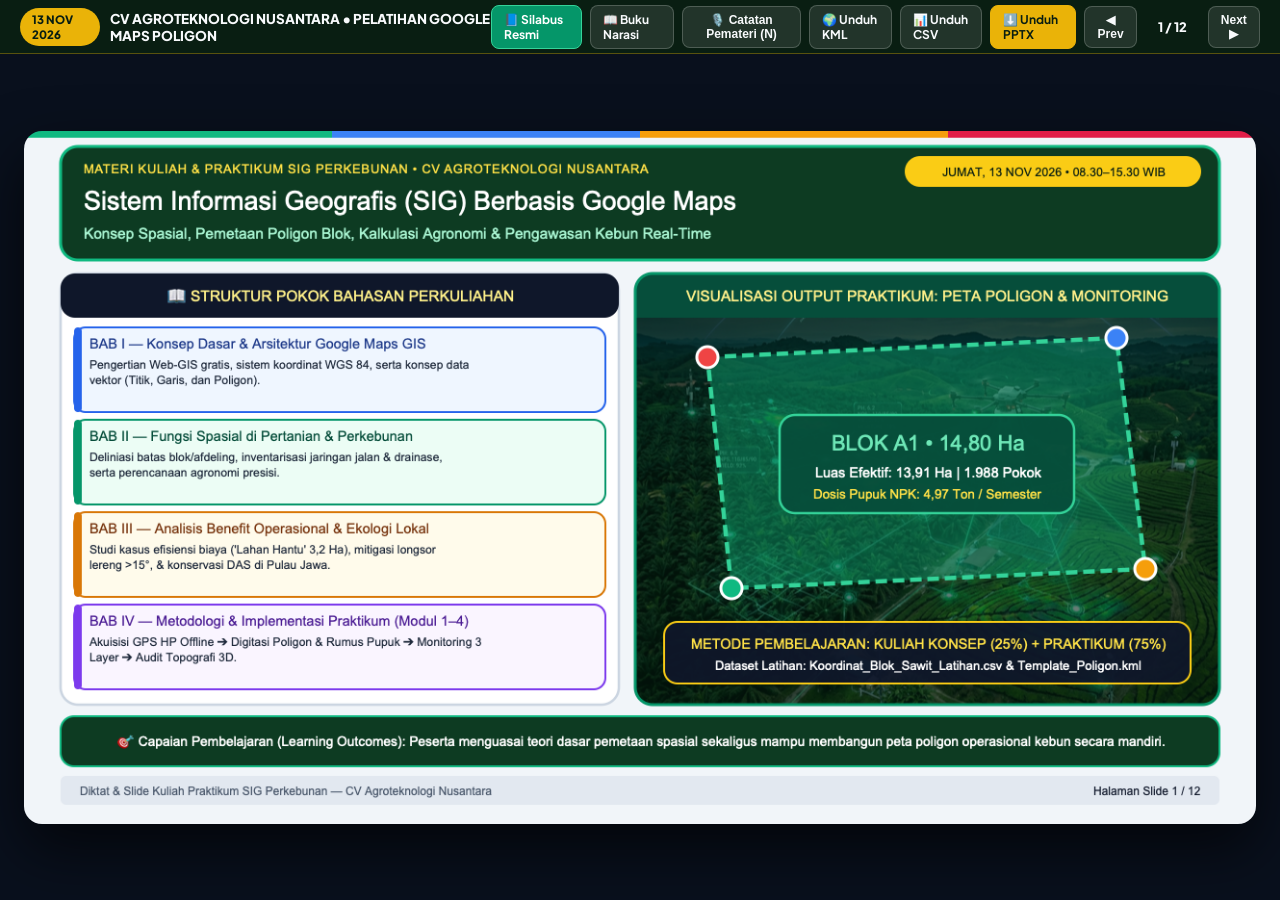
<file: slide-pemateri-googlemaps-13nov.html>
<!DOCTYPE html>
<html lang="id">
<head>
  <meta charset="UTF-8" />
  <meta name="viewport" content="width=device-width, initial-scale=1.0" />
  <title>Slide Visual Pelatihan Google Maps Poligon (13 Nov 2026) — CV Agroteknologi Nusantara</title>
  <link rel="preconnect" href="https://fonts.googleapis.com">
  <link rel="preconnect" href="https://fonts.gstatic.com" crossorigin>
  <link href="https://fonts.googleapis.com/css2?family=Plus+Jakarta+Sans:wght@500;600;700;800&display=swap" rel="stylesheet">
  <style>
    * { box-sizing: border-box; margin: 0; padding: 0; }
    body {
      font-family: 'Plus Jakarta Sans', -apple-system, BlinkMacSystemFont, sans-serif;
      background: #09101D;
      color: #F8FAFC;
      height: 100vh;
      display: flex;
      flex-direction: column;
      overflow: hidden;
    }
    .topbar {
      height: 54px;
      background: #091E12;
      border-bottom: 1px solid rgba(234,179,8,0.35);
      display: flex;
      align-items: center;
      justify-content: space-between;
      padding: 0 20px;
      flex-shrink: 0;
    }
    .brand {
      display: flex;
      align-items: center;
      gap: 10px;
      font-weight: 800;
      font-size: 13.5px;
    }
    .brand-badge {
      background: #EAB308;
      color: #091E12;
      padding: 4px 12px;
      border-radius: 999px;
      font-size: 11.5px;
      font-weight: 800;
    }
    .controls {
      display: flex;
      align-items: center;
      gap: 8px;
    }
    .btn {
      background: rgba(255,255,255,0.1);
      color: #F8FAFC;
      border: 1px solid rgba(255,255,255,0.2);
      padding: 6px 12px;
      border-radius: 8px;
      font-weight: 700;
      font-size: 12px;
      cursor: pointer;
      text-decoration: none;
    }
    .btn:hover { background: rgba(255,255,255,0.2); }
    .btn-gold {
      background: #EAB308;
      color: #091E12;
      border-color: #EAB308;
    }
    .btn-green {
      background: #059669;
      color: #FFFFFF;
      border-color: #34D399;
    }
    .stage {
      flex: 1;
      display: flex;
      align-items: center;
      justify-content: center;
      padding: 14px 24px;
      overflow: hidden;
    }
    .slide {
      display: none;
      width: 100%;
      max-width: 1320px;
      height: 100%;
      flex-direction: column;
      align-items: center;
      justify-content: center;
      gap: 10px;
    }
    .slide.active { display: flex; }
    .slide-canvas-img {
      max-width: 100%;
      max-height: 100%;
      width: auto;
      height: auto;
      border-radius: 18px;
      box-shadow: 0 25px 60px rgba(0,0,0,0.65);
      object-fit: contain;
    }
    body.show-notes .slide-canvas-img {
      max-height: calc(100% - 110px);
    }
    .speaker-drawer {
      display: none;
      width: 100%;
      max-width: 1200px;
      background: #FEFCE8;
      border: 2px solid #EAB308;
      border-radius: 12px;
      padding: 10px 16px;
      font-size: 13px;
      color: #1E293B;
      line-height: 1.45;
      flex-shrink: 0;
    }
    body.show-notes .speaker-drawer { display: block; }
    .speaker-label {
      font-weight: 800;
      color: #854D0E;
      font-size: 11.5px;
      margin-bottom: 2px;
    }
  </style>
</head>
<body>
  <header class="topbar">
    <div class="brand">
      <span class="brand-badge">13 NOV 2026</span>
      <span>CV AGROTEKNOLOGI NUSANTARA • PELATIHAN GOOGLE MAPS POLIGON</span>
    </div>
    <div class="controls">
      <a class="btn btn-green" href="/silabus-googlemaps-13nov" target="_blank">📘 Silabus Resmi</a>
      <a class="btn" href="/naskah-narasi-pemateri-13nov" target="_blank">📖 Buku Narasi</a>
      <button class="btn" onclick="toggleNotes()">🎙️ Catatan Pemateri (N)</button>
      <a class="btn" href="Template_Poligon_Kebun_Agrotech.kml" download>🌍 Unduh KML</a>
      <a class="btn" href="Koordinat_Blok_Sawit_Latihan.csv" download>📊 Unduh CSV</a>
      <a class="btn btn-gold" href="Slide_Presentasi_Pemateri_GoogleMaps_13Nov2026_Agrotech.pptx" download>⬇️ Unduh PPTX</a>
      <button class="btn" onclick="prevSlide()">◀ Prev</button>
      <span id="counter" style="font-weight:800; font-size:13px; min-width:55px; text-align:center;">1 / 12</span>
      <button class="btn" onclick="nextSlide()">Next ▶</button>
    </div>
  </header>
  <main class="stage">
    
    <section class="slide active" data-index="0">
      <img src="assets/slides_gmaps/slide_canvas_1.png" alt="Slide 1 - Pelatihan Google Maps: Peta Poligon &amp; Pengawasan Kebun" class="slide-canvas-img" />
      <div class="speaker-drawer">
        <div class="speaker-label">🎙️ PANDUAN BICARA PEMATERI (TEKAN 'N' UNTUK SEMBUNYIKAN/TAMPILKAN):</div>
        <div class="speaker-text">NASKAH PEMBUKA PEMATERI (08.30 WIB):<br/>Selamat pagi Bapak/Ibu peserta! Hari ini kita belajar berurutan dari konsep dasar hingga praktek lapangan:<br/>1. Apa itu Ekosistem Google Maps (Maps HP, My Maps, Google Earth) sebagai GIS Perkebunan Gratis.<br/>2. Fungsi utama di pertanian &amp; perkebunan (Batas Blok, Aset/Infrastruktur, Hitung Hektar/Pupuk, Patroli).<br/>3. Benefit nyata di lapangan (Tutup kebocoran &#x27;Lahan Hantu&#x27;, hemat 50% biaya survei, &amp; manfaat ekologis Pulau Jawa).<br/>4. Implementasi Teknis Modul 1 s/d Modul 4 sampai setiap peserta membawa pulang peta kebun digital sendiri.</div>
      </div>
    </section>
    <section class="slide" data-index="1">
      <img src="assets/slides_gmaps/slide_canvas_2.png" alt="Slide 2 - Apa Itu Ekosistem Google Maps untuk Perkebunan?" class="slide-canvas-img" />
      <div class="speaker-drawer">
        <div class="speaker-label">🎙️ PANDUAN BICARA PEMATERI (TEKAN 'N' UNTUK SEMBUNYIKAN/TAMPILKAN):</div>
        <div class="speaker-text">APA ITU EKOSISTEM GOOGLE MAPS UNTUK PERKEBUNAN?<br/>Transformasi dari peta jalan biasa menjadi Sistem Informasi Geografis (GIS) Perkebunan 100% Gratis:<br/>1. Google Maps (HP): Alat rekam titik GPS lapangan (Waypoints), Live Location mandor, &amp; Peta Offline tanpa sinyal.<br/>2. Google My Maps (Laptop/Web): Meja gambar digital untuk membuat poligon blok, hitung otomatis hektar, &amp; database kebun.<br/>3. Google Earth (3D): Inspeksi topografi/kemiringan lereng 3D &amp; audit riwayat bukaan lahan (Time-Lapse satelit).</div>
      </div>
    </section>
    <section class="slide" data-index="2">
      <img src="assets/slides_gmaps/slide_canvas_3.png" alt="Slide 3 - 4 Fungsi Utama Google Maps di Pertanian &amp; Perkebunan" class="slide-canvas-img" />
      <div class="speaker-drawer">
        <div class="speaker-label">🎙️ PANDUAN BICARA PEMATERI (TEKAN 'N' UNTUK SEMBUNYIKAN/TAMPILKAN):</div>
        <div class="speaker-text">4 FUNGSI UTAMA DI PERTANIAN &amp; PERKEBUNAN:<br/>1. Pemetaan Batas &amp; Blok (Afdeling): Digitasi batas kebun, pembagian blok tahun tanam, &amp; petak petani mitra.<br/>2. Inventarisasi Infrastruktur: Pemetaan titik TPH, jalan produksi, jembatan, parit drainase, &amp; sumber air.<br/>3. Kalkulasi Agronomi Presisi: Hitung luas Ha otomatis untuk estimasi populasi pohon, dosis pupuk, &amp; kontrak borongan.<br/>4. Pengawasan Operasional Real-Time: Pelaporan insiden lapangan (banjir, hama, jalan amblas) berfoto &amp; tracking patroli.</div>
      </div>
    </section>
    <section class="slide" data-index="3">
      <img src="assets/slides_gmaps/slide_canvas_4.png" alt="Slide 4 - Benefit di Lapangan: Studi Kasus &amp; Penghematan Biaya" class="slide-canvas-img" />
      <div class="speaker-drawer">
        <div class="speaker-label">🎙️ PANDUAN BICARA PEMATERI (TEKAN 'N' UNTUK SEMBUNYIKAN/TAMPILKAN):</div>
        <div class="speaker-text">BENEFIT NYATA DI LAPANGAN (STUDI KASUS EFISIENSI):<br/>- Kasus Lahan Hantu: Klaim kertas 25,0 Ha vs Bukti Poligon Satelit 21,8 Ha -&gt; Selisih 3,2 Ha lahan non-produktif (sungai/jalan).<br/>- Benefit 1 (Akurasi Tinggi Tanpa Biaya Lisensi): Akurasi 97-99% untuk operasional kebun dengan biaya software Rp 0.<br/>- Benefit 2 (Efisiensi Anggaran 12-20%): Dosis pupuk &amp; kontrak borongan tebas/panen dihitung tepat sesuai luas bersih.<br/>- Benefit 3 (Kecepatan Kontrol Lapangan): Pangkas 50% waktu survei &amp; rapat koordinasi antara mandor dan manajer.</div>
      </div>
    </section>
    <section class="slide" data-index="4">
      <img src="assets/slides_gmaps/slide_canvas_5.png" alt="Slide 5 - Benefit bagi Lingkungan, Perkebunan &amp; Desa di Pulau Jawa" class="slide-canvas-img" />
      <div class="speaker-drawer">
        <div class="speaker-label">🎙️ PANDUAN BICARA PEMATERI (TEKAN 'N' UNTUK SEMBUNYIKAN/TAMPILKAN):</div>
        <div class="speaker-text">4 BENEFIT LINGKUNGAN &amp; SOSIAL LOKAL DI PULAU JAWA:<br/>1. Mitigasi Longsor Lereng Gunung (&gt;15 derajat): Zonasi terasering kebun teh, kopi &amp; sayur di Priangan, Dieng, Merapi, Batu.<br/>2. Perlindungan Sungai &amp; Irigasi DAS (Citarum, Solo, Brantas): Cegah kelebihan pupuk kimia mencemari sungai &amp; waduk.<br/>3. Tata Kelola Perhutanan Sosial (LMDH) &amp; Kemitraan Tebu: Peta ribuan petak petani (0,2-2 Ha) &amp; lindungi mata air desa.<br/>4. Digitalisasi Tanah Kas Desa (Bengkok): Arsip batas lahan desa dalam format .KML agar transparan &amp; bebas sengketa.</div>
      </div>
    </section>
    <section class="slide" data-index="5">
      <img src="assets/slides_gmaps/slide_canvas_6.png" alt="Slide 6 - Implementasi Ambil Titik GPS di HP &amp; Mode Offline" class="slide-canvas-img" />
      <div class="speaker-drawer">
        <div class="speaker-label">🎙️ PANDUAN BICARA PEMATERI (TEKAN 'N' UNTUK SEMBUNYIKAN/TAMPILKAN):</div>
        <div class="speaker-text">IMPLEMENTASI MODUL 1A — TEKNIK AMBIL TITIK GPS (WAYPOINTS) DI HP:<br/>1. Ubah Basemap ke Citra Satelit: Ketuk ikon Layer -&gt; Pilih &#x27;Satelit&#x27; agar tajuk pohon &amp; parit terlihat jelas.<br/>2. Long Press (Tekan Tahan 2 Detik): Muncul Pin Merah -&gt; Ketuk angka koordinat (-0.52110, 101.43820) untuk menyalin.<br/>3. Implementasi Area Blank Spot Sinyal: Unduh &#x27;Peta Offline&#x27; sebelum ke lapangan; chip GPS HP bekerja langsung via satelit.</div>
      </div>
    </section>
    <section class="slide" data-index="6">
      <img src="assets/slides_gmaps/slide_canvas_7.png" alt="Slide 7 - Standarisasi Tabel Excel &amp; Impor Massal CSV ke Peta" class="slide-canvas-img" />
      <div class="speaker-drawer">
        <div class="speaker-label">🎙️ PANDUAN BICARA PEMATERI (TEKAN 'N' UNTUK SEMBUNYIKAN/TAMPILKAN):</div>
        <div class="speaker-text">IMPLEMENTASI MODUL 1B — STANDARISASI &amp; IMPOR MASSAL CSV KE MY MAPS:<br/>- Standar 4 Kolom Tabel: [ID_Titik], [Latitude], [Longitude], [Kategori/Keterangan Lokasi].<br/>- Troubleshooting Utama: Wajib gunakan TITIK (.) sebagai pemisah desimal koordinat, bukan koma (,).<br/>- Output Praktek 1: Peserta berhasil menampilkan 14 pin patok batas, TPH, jembatan, &amp; titik masalah di Google My Maps.</div>
      </div>
    </section>
    <section class="slide" data-index="7">
      <img src="assets/slides_gmaps/slide_canvas_8.png" alt="Slide 8 - Digitasi Poligon Batas Blok &amp; Hitung Hektar Otomatis" class="slide-canvas-img" />
      <div class="speaker-drawer">
        <div class="speaker-label">🎙️ PANDUAN BICARA PEMATERI (TEKAN 'N' UNTUK SEMBUNYIKAN/TAMPILKAN):</div>
        <div class="speaker-text">IMPLEMENTASI MODUL 2A — DIGITASI POLIGON BLOK &amp; PEWARNAAN LAYER:<br/>1. Ubah Base Map di panel kiri bawah Google My Maps menjadi &#x27;Satellite&#x27;.<br/>2. Klik ikon &#x27;Draw a line&#x27; -&gt; &#x27;Add line or shape&#x27; -&gt; Klik memutar searah jarum jam dari Patok 1 -&gt; 2 -&gt; 3 -&gt; 4 -&gt; kembali ke Patok 1.<br/>3. Atur warna blok &amp; transparansi 35% -&gt; Baca angka Luas (Ha) dan Keliling (km) yang dihitung otomatis oleh sistem.</div>
      </div>
    </section>
    <section class="slide" data-index="8">
      <img src="assets/slides_gmaps/slide_canvas_9.png" alt="Slide 9 - Kalkulasi Luas Efektif, Populasi Pohon, Pupuk &amp; File KML" class="slide-canvas-img" />
      <div class="speaker-drawer">
        <div class="speaker-label">🎙️ PANDUAN BICARA PEMATERI (TEKAN 'N' UNTUK SEMBUNYIKAN/TAMPILKAN):</div>
        <div class="speaker-text">IMPLEMENTASI MODUL 2B — RUMUS AGRONOMI &amp; EKSPOR FILE KML/KMZ:<br/>- Rumus 1 (Luas Bersih Efektif): Luas Total Poligon (14,8 Ha) dikurangi 5%-8% jalan/parit (x 94%) = 13,91 Ha.<br/>- Rumus 2 (Populasi Pohon): Sawit 9x9m segitiga = 143 pokok/Ha (1.988 pokok) | 9,2x9,2m = 136/Ha | Kopi = 1.600/Ha.<br/>- Rumus 3 (Kebutuhan Pupuk): 1.988 pokok x 2,5 Kg NPK = 4.970 Kg (4,97 Ton).<br/>- Ekspor KML/KMZ: Klik menu (⋮) -&gt; Export to KML/KMZ -&gt; Kompatibel dengan Google Earth HP, Avenza Maps, Garmin, &amp; QGIS.</div>
      </div>
    </section>
    <section class="slide" data-index="9">
      <img src="assets/slides_gmaps/slide_canvas_10.png" alt="Slide 10 - Arsitektur 3 Layer, Hak Akses &amp; Laporan Pin Real-Time" class="slide-canvas-img" />
      <div class="speaker-drawer">
        <div class="speaker-label">🎙️ PANDUAN BICARA PEMATERI (TEKAN 'N' UNTUK SEMBUNYIKAN/TAMPILKAN):</div>
        <div class="speaker-text">IMPLEMENTASI MODUL 03 — PENGAWASAN KEBUN REAL-TIME (90 MENIT):<br/>1. Arsitektur 3 Layer: (1) Layer Poligon Blok, (2) Layer Infrastruktur/TPH, (3) Layer Laporan Masalah Real-Time.<br/>2. Kontrol Hak Akses: Mandor = Editor (input laporan &amp; foto dari HP) | Direksi/Owner = Viewer (pantau aman dari kantor).<br/>3. Tracking Patroli Live: Aktifkan &#x27;Location Sharing&#x27; di Google Maps HP mandor saat keliling blok.<br/>4. Simulasi Roleplay 3 Warna Pin: Merah (Masalah Baru + Foto) -&gt; Kuning (Sedang Dikerjakan) -&gt; Hijau (Selesai Diperbaiki).</div>
      </div>
    </section>
    <section class="slide" data-index="10">
      <img src="assets/slides_gmaps/slide_canvas_11.png" alt="Slide 11 - Audit Kontur 3D, Riwayat Lahan (Time-Lapse) &amp; Blank Spot" class="slide-canvas-img" />
      <div class="speaker-drawer">
        <div class="speaker-label">🎙️ PANDUAN BICARA PEMATERI (TEKAN 'N' UNTUK SEMBUNYIKAN/TAMPILKAN):</div>
        <div class="speaker-text">IMPLEMENTASI MODUL 04 — AUDIT CITRA SATELIT &amp; KLINIK BEDAH PETA (60 MENIT):<br/>1. Kontur 3D &amp; Elevation Profile: Impor file KML ke Google Earth -&gt; Miringkan 3D untuk evaluasi lereng &amp; jaringan drainase.<br/>2. Evaluasi Riwayat Lahan (Time-Lapse): Gunakan &#x27;Historical Imagery&#x27; (2018-2026) untuk cek histori bukaan lahan &amp; vegetasi.<br/>3. Deteksi Blank Spot &amp; Bedah Peta Peserta: Hitung titik tajuk kosong/mati untuk perencanaan sisipan bibit &amp; ukur jalan/parit.</div>
      </div>
    </section>
    <section class="slide" data-index="11">
      <img src="assets/slides_gmaps/slide_canvas_12.png" alt="Slide 12 - Rencana Implementasi 7 Hari, FAQ &amp; Fasilitas Peserta" class="slide-canvas-img" />
      <div class="speaker-drawer">
        <div class="speaker-label">🎙️ PANDUAN BICARA PEMATERI (TEKAN 'N' UNTUK SEMBUNYIKAN/TAMPILKAN):</div>
        <div class="speaker-text">PENUTUP — RENCANA IMPLEMENTASI 7 HARI &amp; PENYERAHAN FASILITAS:<br/>- Hari 1-2: Akuisisi titik GPS patok batas &amp; infrastruktur 1 blok prioritas dengan HP (Mode Satelit &amp; Offline).<br/>- Hari 3-4: Digitasi poligon blok di Google My Maps, audit selisih luas hektar, &amp; hitung dosis pupuk efektif.<br/>- Hari 5-7: Terapkan sistem pengawasan 3 Layer &amp; pelaporan Pin Merah/Kuning/Hijau bersama mandor lapangan.<br/>- Fasilitas: E-Sertifikat Resmi, Modul PDF, File Template .KML &amp; .CSV, Video Rekaman, &amp; Grup WA Konsultasi.</div>
      </div>
    </section>
  </main>
  <script>
    let cur = 0;
    const slides = document.querySelectorAll('.slide');
    const counter = document.getElementById('counter');
    function show(i) {
      cur = (i + slides.length) % slides.length;
      slides.forEach((s, idx) => s.classList.toggle('active', idx === cur));
      counter.textContent = (cur + 1) + ' / ' + slides.length;
    }
    function nextSlide() { show(cur + 1); }
    function prevSlide() { show(cur - 1); }
    function toggleNotes() { document.body.classList.toggle('show-notes'); }
    window.addEventListener('keydown', (e) => {
      if (e.key === 'ArrowRight' || e.key === ' ') nextSlide();
      if (e.key === 'ArrowLeft') prevSlide();
      if (e.key.toLowerCase() === 'n') toggleNotes();
    });
  </script>
</body>
</html>
</file>
